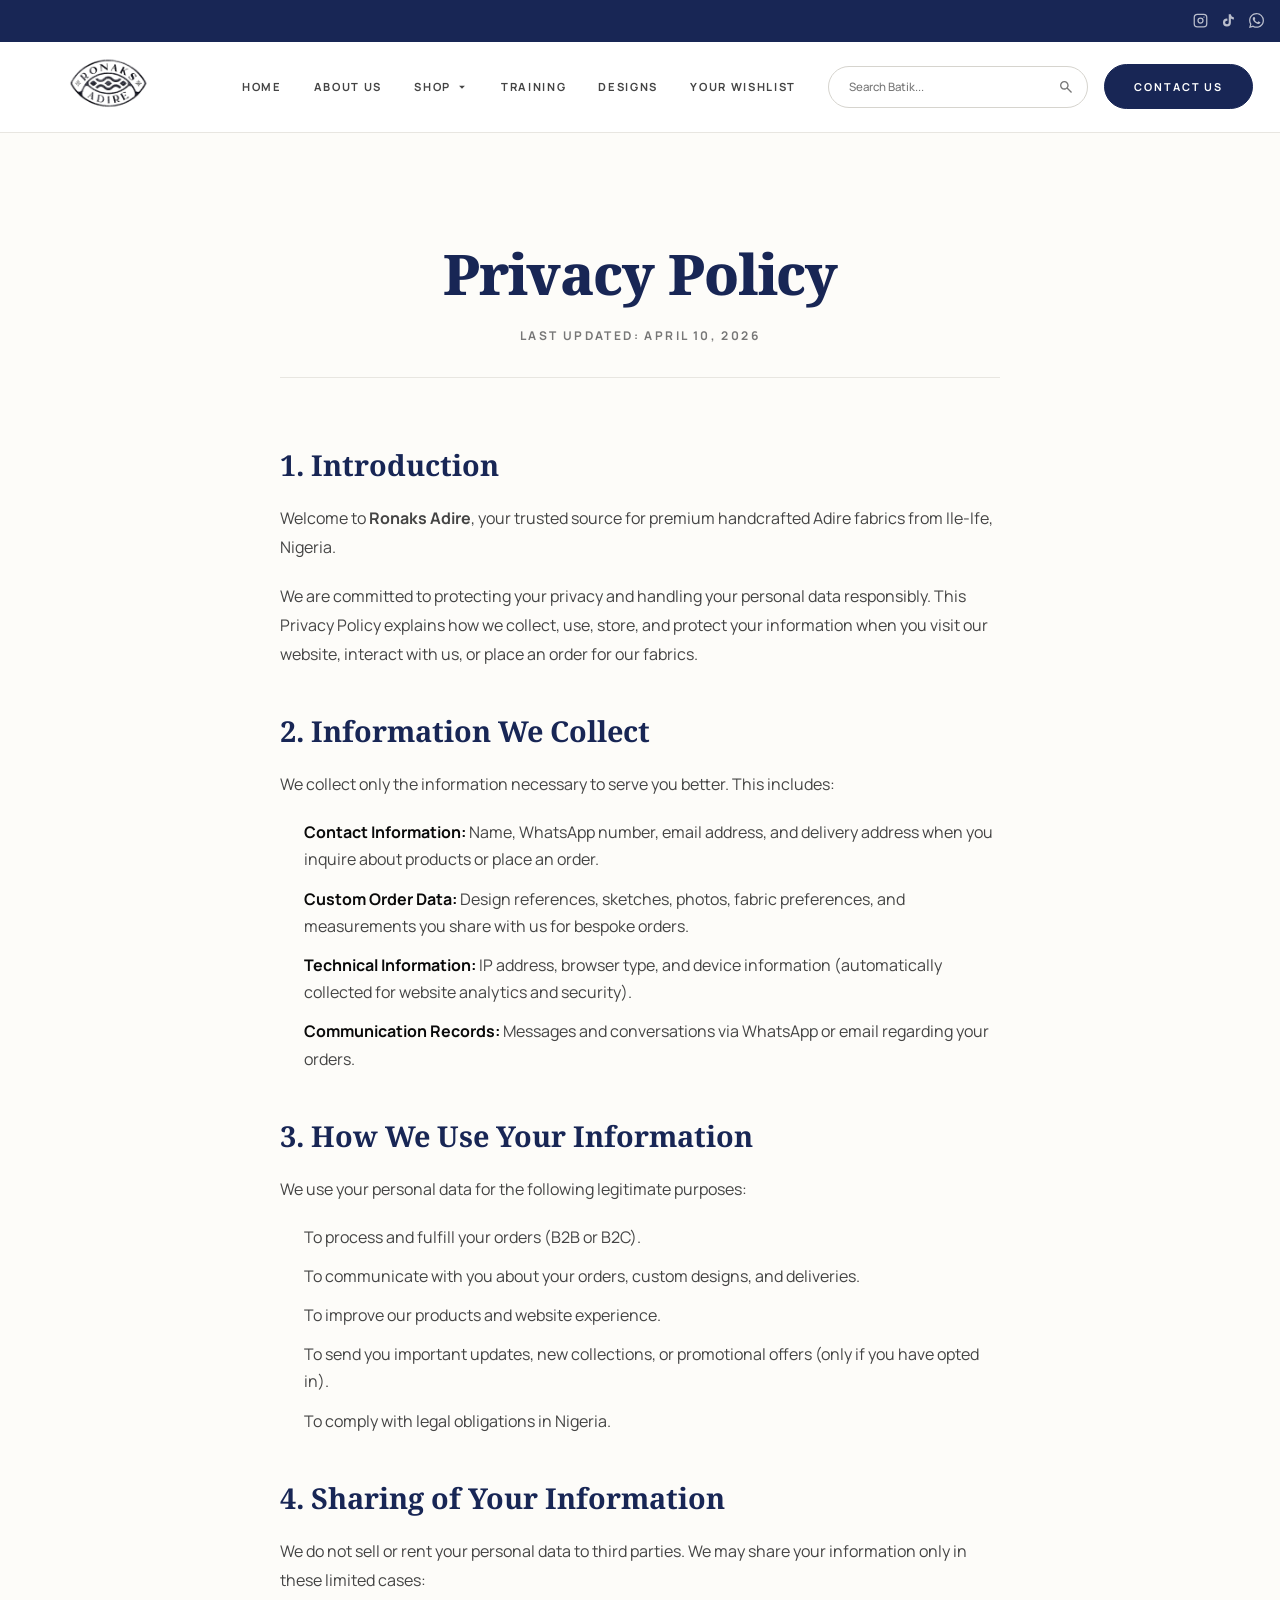
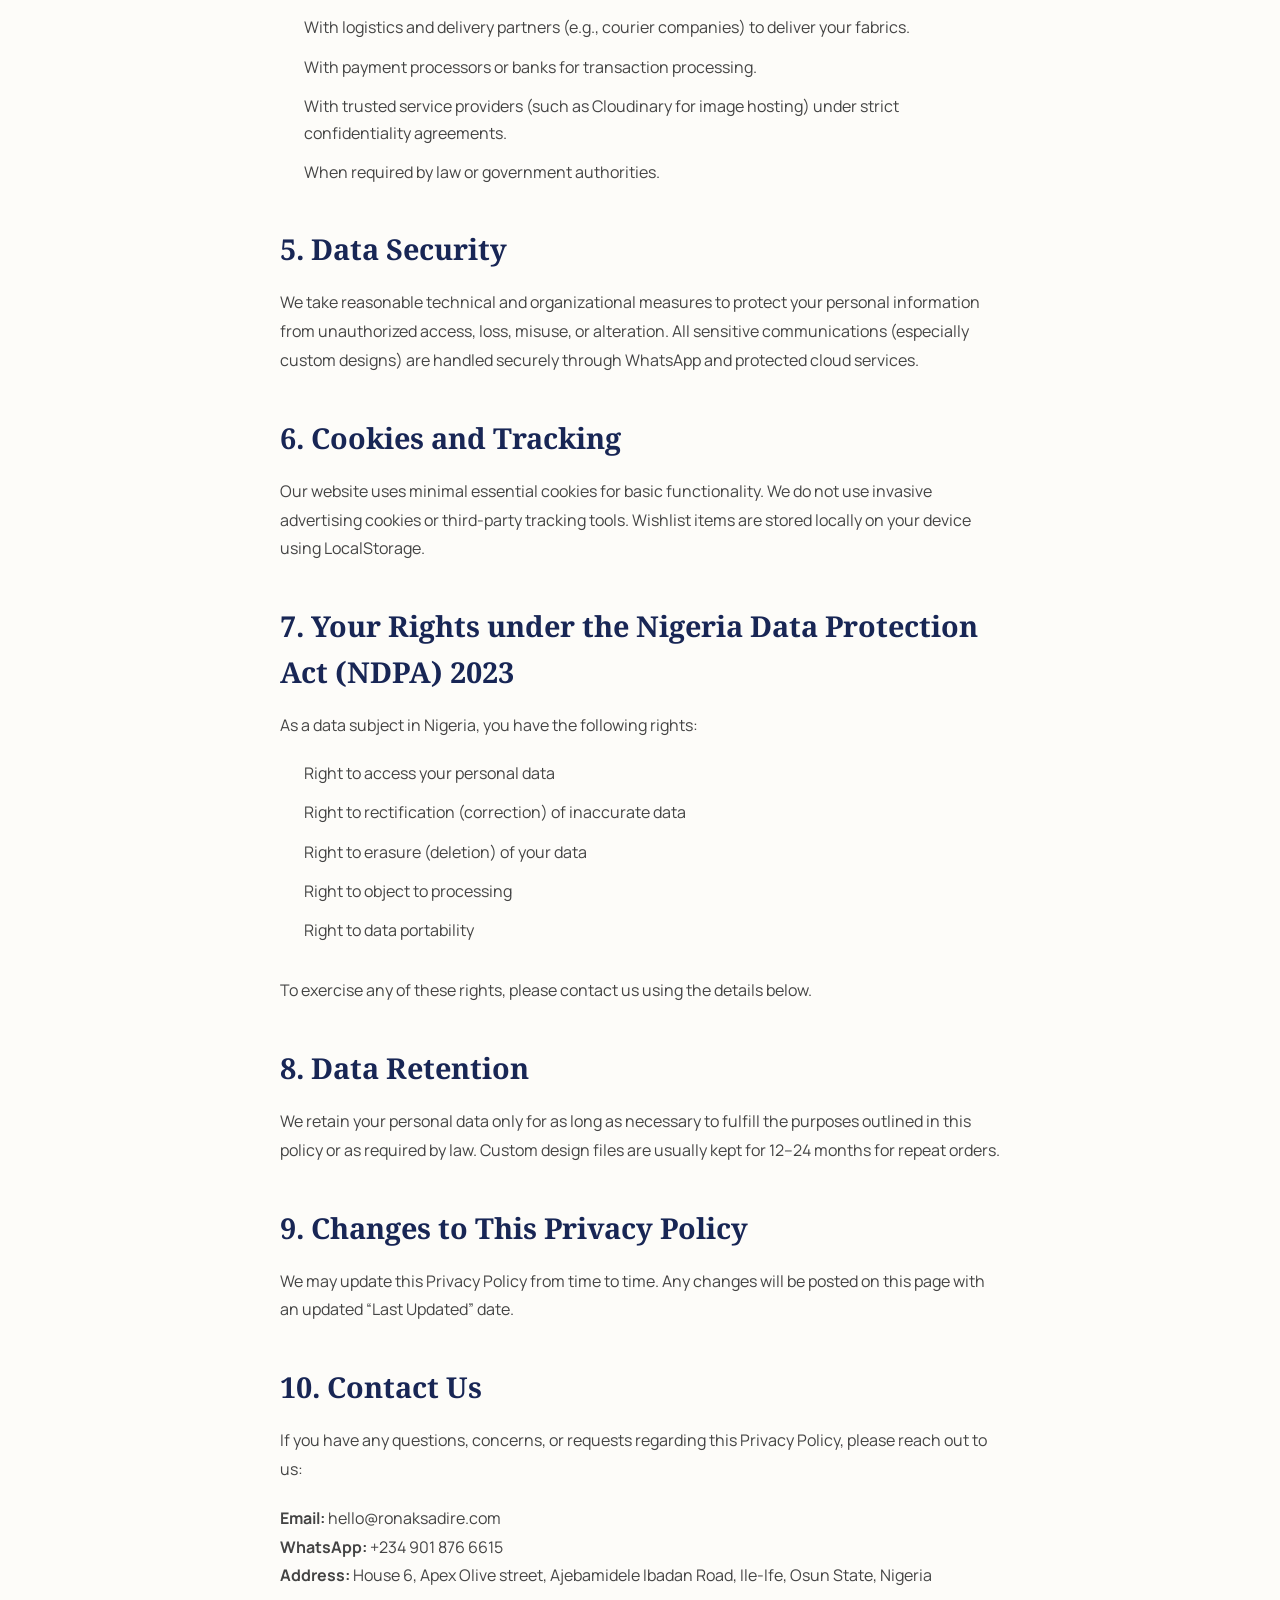
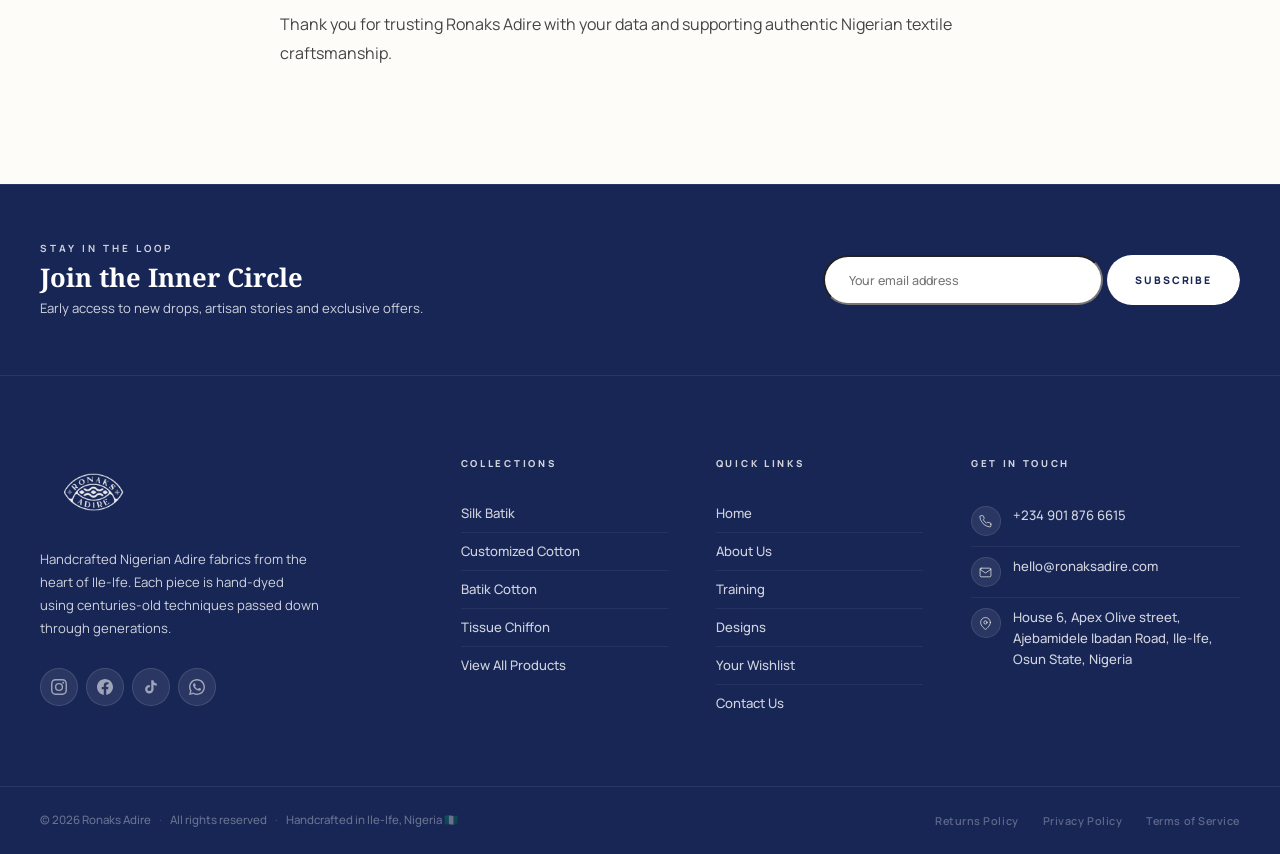
<file: privacy.html>
<!DOCTYPE html>
<html lang="en">
<head>
    <meta charset="UTF-8">
    <meta name="viewport" content="width=device-width, initial-scale=1.0">
    <title>Privacy Policy | Ronaks Adire Fabrics</title>
    <meta name="description" content="Read the Privacy Policy of Ronaks Adire. Learn how we collect, use, store, and protect your personal data in compliance with Nigerian Data Protection laws.">
    <link rel="canonical" href="https://ronaksadire.com/privacy.html" />
    <meta name="robots" content="index, follow" />
    <meta property="og:type" content="website" />
    <meta property="og:url" content="https://ronaksadire.com/privacy.html" />
    <meta property="og:site_name" content="Ronaks Adire" />
    <meta property="og:title" content="Privacy Policy | Ronaks Adire" />
    <meta property="og:description" content="Learn how we protect your data and privacy at Ronaks Adire." />
    <meta property="og:image" content="https://ronaksadire.com/assets/images/general/ronak_logo.png" />
    <meta property="og:image:width" content="1200" />
    <meta property="og:image:height" content="630" />
    <meta property="og:image:alt" content="Ronaks Adire Logo" />
    <meta property="og:locale" content="en_NG" />
    <meta name="twitter:card" content="summary_large_image" />
    <meta name="twitter:site" content="@ronaksadire" />
    <meta name="twitter:title" content="Privacy Policy | Ronaks Adire" />
    <meta name="twitter:description" content="Learn how we protect your data and privacy at Ronaks Adire." />
    <meta name="twitter:image" content="https://ronaksadire.com/assets/images/general/ronak_logo.png" />
    <meta name="twitter:image:alt" content="Ronaks Adire Logo" />
    <link rel="icon" href="assets/images/general/ronak_logo.png" type="image/png" />
    <link rel="apple-touch-icon" href="assets/images/general/ronak_logo.png" />
    <meta name="theme-color" content="#fbf9f4" />
    <link rel="preconnect" href="https://fonts.googleapis.com">
    <link rel="preconnect" href="https://fonts.gstatic.com" crossorigin>
    <link href="https://fonts.googleapis.com/css2?family=Caveat:wght@700&family=Noto+Serif:ital,wght@0,400;0,700;0,800;0,900;1,700&family=Manrope:wght@400;500;600;700;800&display=swap" rel="stylesheet">
    <link rel="stylesheet" href="./assets/css/style.css">

    <!--  GOOGLE STRUCTURED DATA (WebPage Schema for Legal Docs) -->
    <script type="application/ld+json">
    {
      "@context": "https://schema.org",
      "@type": "WebPage",
      "name": "Privacy Policy - Ronaks Adire",
      "description": "Our commitment to protecting your privacy and personal data in compliance with the NDPA.",
      "url": "https://ronaksadire.com/privacy.html",
      "publisher": {
        "@type": "Organization",
        "name": "Ronaks Adire",
        "logo": {
          "@type": "ImageObject",
          "url": "https://ronaksadire.com/assets/images/general/ronak_logo.png"
        }
      }
    }
    </script>
</head>
<body>
    
<!-- TOP BAR -->
<div class="topbar">
  <div class="topbar-msg-slider">
    <p class="topbar-msg">Free &amp; fast delivery on orders over <strong>₦50,000</strong></p>
    <p class="topbar-msg"><strong>Nationwide Delivery</strong> Available</p>
    <p class="topbar-msg">Custom designs &amp; <strong>Bulk/Wholesale</strong> available</p>
  </div>
  
  <div class="topbar-socials" aria-label="Social media">
    <a href="https://instagram.com/ronaksadire" target="_blank" rel="noopener noreferrer" aria-label="Ronaks on Instagram">
      <svg viewBox="0 0 24 24" aria-hidden="true"><rect x="2" y="2" width="20" height="20" rx="5" fill="none" stroke="currentColor" stroke-width="2"/><circle cx="12" cy="12" r="4" fill="none" stroke="currentColor" stroke-width="2"/><circle cx="17.5" cy="6.5" r="1" fill="currentColor"/></svg>
    </a>
    <a href="#" aria-label="Ronaks on TikTok">
      <svg viewBox="0 0 24 24" aria-hidden="true"><path d="M19.59 6.69a4.83 4.83 0 0 1-3.77-4.25V2h-3.45v13.67a2.89 2.89 0 0 1-2.88 2.5 2.89 2.89 0 0 1-2.89-2.89 2.89 2.89 0 0 1 2.89-2.89c.28 0 .54.04.79.1V9.01a6.27 6.27 0 0 0-.79-.05 6.34 6.34 0 0 0-6.34 6.34 6.34 6.34 0 0 0 6.34 6.34 6.34 6.34 0 0 0 6.33-6.34V8.69a8.18 8.18 0 0 0 4.78 1.52V6.76a4.85 4.85 0 0 1-1.01-.07z" fill="currentColor"/></svg>
    </a>
    <a href="https://wa.me/2347068394191" target="_blank" rel="noopener noreferrer" aria-label="Chat on WhatsApp">
      <svg viewBox="0 0 24 24" aria-hidden="true"><path d="M17.472 14.382c-.297-.149-1.758-.867-2.03-.967-.273-.099-.471-.148-.67.15-.197.297-.767.966-.94 1.164-.173.199-.347.223-.644.075-.297-.15-1.255-.463-2.39-1.475-.883-.788-1.48-1.761-1.653-2.059-.173-.297-.018-.458.13-.606.134-.133.298-.347.446-.52.149-.174.198-.298.298-.497.099-.198.05-.371-.025-.52-.075-.149-.669-1.612-.916-2.207-.242-.579-.487-.5-.669-.51-.173-.008-.371-.01-.57-.01-.198 0-.52.074-.792.372-.272.297-1.04 1.016-1.04 2.479 0 1.462 1.065 2.875 1.213 3.074.149.198 2.096 3.2 5.077 4.487.709.306 1.262.489 1.694.625.712.227 1.36.195 1.871.118.571-.085 1.758-.719 2.006-1.413.248-.694.248-1.289.173-1.413-.074-.124-.272-.198-.57-.347m-5.421 7.403h-.004a9.87 9.87 0 0 1-5.031-1.378l-.361-.214-3.741.982.998-3.648-.235-.374a9.86 9.86 0 0 1-1.51-5.26c.001-5.45 4.436-9.884 9.888-9.884 2.64 0 5.122 1.03 6.988 2.898a9.825 9.825 0 0 1 2.893 6.994c-.003 5.45-4.437 9.884-9.885 9.884m8.413-18.297A11.815 11.815 0 0 0 12.05 0C5.495 0 .16 5.335.157 11.892c0 2.096.547 4.142 1.588 5.945L.057 24l6.305-1.654a11.882 11.882 0 0 0 5.683 1.448h.005c6.554 0 11.89-5.335 11.893-11.893a11.821 11.821 0 0 0-3.48-8.413z" fill="currentColor"/></svg>
    </a>
  </div>
</div>

<!-- Desktop Nav -->
<header class="desk-nav">
  <nav class="navbar" id="navbar" aria-label="Main navigation">
    <div class="nav-logo">
      <a href="index.html" class="logo" data-page="home" aria-label="Ronaks — go to homepage">
        <img src="assets/images/general/ronak_logo.png" alt="Ronaks Adire Logo">
      </a>
    </div>
    
    <div class="nav-menu-wrapper">
      <ul class="nav-links" id="navLinks" role="list">
        <li role="none"><a href="index.html" data-page="home" aria-current="page">Home</a></li>
        <li role="none"><a href="about-us.html" data-page="about">About Us</a></li>
        
        <li role="none" class="has-dropdown">
          <button class="nav-dropdown-trigger" id="shop-trigger" aria-haspopup="true" aria-expanded="false" aria-controls="shop-dropdown">
            Shop 
            <span class="chevron" aria-hidden="true">
              <svg viewBox="0 -960 960 960" fill="currentColor"><path d="M480-360 280-560h400L480-360Z"/></svg>
            </span>
          </button>
          <ul class="dropdown" id="shop-dropdown" role="list" aria-labelledby="shop-trigger">
            <li role="none"><a href="shop.html" data-page="shop all">View All Products</a></li>
            <li role="none"><a href="./shop.html?filter=silk-batik">Silk Batik</a></li>
            <li role="none"><a href="./shop.html?filter=customized-cotton">Customized Cotton</a></li>
            <li role="none"><a href="./shop.html?filter=batik-cotton">Batik Cotton</a></li>
            <li role="none"><a href="./shop.html?filter=tissue-chiffon">Tissue Chiffon</a></li>
          </ul>
        </li>
        
        <li role="none"><a href="./training.html" data-page="training">Training</a></li>
        <li role="none"><a href="./designs.html" data-page="upload design">Designs</a></li>
        <li role="none"><a href="./wishlist.html" data-page="blog">Your Wishlist</a></li>
      </ul>
    </div>

    <div class="nav-right">
      <!-- Modern Search Pill -->
      <label for="searchInput" class="search-wrapper">
        <input type="text" name="search" id="searchInput" class="search-input" placeholder="Search..." aria-label="Search site">
        <span class="search-icon">
          <svg xmlns="http://www.w3.org/2000/svg" height="24px" viewBox="0 -960 960 960" width="24px"><path d="M784-120 532-372q-30 24-69 38t-83 14q-109 0-184.5-75.5T120-580q0-109 75.5-184.5T380-840q109 0 184.5 75.5T640-580q0 44-14 83t-38 69l252 252-56 56ZM380-400q75 0 127.5-52.5T560-580q0-75-52.5-127.5T380-760q-75 0-127.5 52.5T200-580q0 75 52.5 127.5T380-400Z"/></svg>
        </span>
      </label>
      <a href="#contact-us" class="nav-cta" data-page="contact" role="button">Contact Us</a>
    </div>
  </nav>
</header>

<!-- Mobile Navigation -->
<header class="mobile-header">
  <nav class="mobile-nav" id="mobileNav" aria-label="Mobile navigation">
    
    <div class="mobile-top-row">
      <div class="nav-logo">
        <a href="index.html" class="logo" data-page="home" aria-label="Ronaks — go to homepage">
          <img src="assets/images/general/ronak_logo.png" alt="Ronaks Adire Logo">
        </a>
      </div>
      
      <div class="nav-right">
        <!-- Mobile Search Pill -->
        <label for="mobileSearchInput" class="search-wrapper">
          <input type="text" name="search" id="mobileSearchInput" class="search-input" placeholder="Search..." aria-label="Search site">
          <span class="search-icon">
            <svg xmlns="http://www.w3.org/2000/svg" height="24px" viewBox="0 -960 960 960" width="24px"><path d="M784-120 532-372q-30 24-69 38t-83 14q-109 0-184.5-75.5T120-580q0-109 75.5-184.5T380-840q109 0 184.5 75.5T640-580q0 44-14 83t-38 69l252 252-56 56ZM380-400q75 0 127.5-52.5T560-580q0-75-52.5-127.5T380-760q-75 0-127.5 52.5T200-580q0 75 52.5 127.5T380-400Z"/></svg>
          </span>
        </label>

        <button class="hamburger" id="hamburger" aria-label="Open navigation menu" aria-expanded="false" aria-controls="mobileNav">
          <span aria-hidden="true">
            <svg xmlns="http://www.w3.org/2000/svg" class="menu-open" height="24px" viewBox="0 -960 960 960" width="24px" fill="#000000">
              <path d="M120-240v-80h720v80H120Zm0-200v-80h720v80H120Zm0-200v-80h720v80H120Z"/>
            </svg>
          </span>
          <span aria-hidden="true">
            <svg xmlns="http://www.w3.org/2000/svg" class="menu-close" height="24px" viewBox="0 -960 960 960" width="24px" fill="#000000">
              <path d="m256-200-56-56 224-224-224-224 56-56 224 224 224-224 56 56-224 224 224 224-56 56-224-224-224 224Z"/>
            </svg>
          </span>
        </button>
      </div>
    </div>

    <!-- Sliding Mobile Menu Wrapper -->
    <div class="mobile-nav-inner">
      <a href="index.html" data-page="home" aria-current="page">Home</a>
      <a href="about-us.html" data-page="about">About Us</a>
      
      <button class="mobile-shop-toggle" aria-expanded="false" aria-controls="mobileShopSub" id="mobileShopToggle">
        Shop
        <span class="chevron" aria-hidden="true">
          <svg viewBox="0 -960 960 960" fill="currentColor"><path d="M480-360 280-560h400L480-360Z"/></svg>
        </span>
      </button>
      <div class="mobile-sub" id="mobileShopSub" aria-labelledby="mobileShopToggle">
        <a href="shop.html" data-page="shop">View All Products</a>
        <a href="./shop.html?filter=silk-batik">Silk Batik</a>
        <a href="./shop.html?filter=customized-cotton">Customized Cotton</a>
        <a href="./shop.html?filter=batik-cotton">Batik Cotton</a>
        <a href="./shop.html?filter=tissue-chiffon">Tissue Chiffon</a>
      </div>
      <a href="./training.html" data-page="training">Training</a>
      <a href="./designs.html" data-page="upload designs">Designs</a>
      <a href="./wishlist.html" data-page="blog">Your Wishlist</a>
      <a href="#contact-us" data-page="contact" class="mobile-nav-cta">Contact Us</a>
    </div>
  </nav>
</header>


<section class="legal-section">
  <div class="legal-container">
    <div class="legal-header">
      <h1 class="legal-title">Privacy Policy</h1>
      <p class="legal-date">Last Updated: April 10, 2026</p>
    </div>
    
    <div class="legal-content">
      
      <h2>1. Introduction</h2>
      <p>Welcome to <strong>Ronaks Adire</strong>, your trusted source for premium handcrafted Adire fabrics from Ile-Ife, Nigeria.</p>
      <p>We are committed to protecting your privacy and handling your personal data responsibly. This Privacy Policy explains how we collect, use, store, and protect your information when you visit our website, interact with us, or place an order for our fabrics.</p>

      <h2>2. Information We Collect</h2>
      <p>We collect only the information necessary to serve you better. This includes:</p>
      
      <ul>
        <li><strong>Contact Information:</strong> Name, WhatsApp number, email address, and delivery address when you inquire about products or place an order.</li>
        <li><strong>Custom Order Data:</strong> Design references, sketches, photos, fabric preferences, and measurements you share with us for bespoke orders.</li>
        <li><strong>Technical Information:</strong> IP address, browser type, and device information (automatically collected for website analytics and security).</li>
        <li><strong>Communication Records:</strong> Messages and conversations via WhatsApp or email regarding your orders.</li>
      </ul>

      <h2>3. How We Use Your Information</h2>
      <p>We use your personal data for the following legitimate purposes:</p>
      <ul>
        <li>To process and fulfill your orders (B2B or B2C).</li>
        <li>To communicate with you about your orders, custom designs, and deliveries.</li>
        <li>To improve our products and website experience.</li>
        <li>To send you important updates, new collections, or promotional offers (only if you have opted in).</li>
        <li>To comply with legal obligations in Nigeria.</li>
      </ul>

      <h2>4. Sharing of Your Information</h2>
      <p>We do not sell or rent your personal data to third parties. We may share your information only in these limited cases:</p>
      <ul>
        <li>With logistics and delivery partners (e.g., courier companies) to deliver your fabrics.</li>
        <li>With payment processors or banks for transaction processing.</li>
        <li>With trusted service providers (such as Cloudinary for image hosting) under strict confidentiality agreements.</li>
        <li>When required by law or government authorities.</li>
      </ul>

      <h2>5. Data Security</h2>
      <p>We take reasonable technical and organizational measures to protect your personal information from unauthorized access, loss, misuse, or alteration. All sensitive communications (especially custom designs) are handled securely through WhatsApp and protected cloud services.</p>

      <h2>6. Cookies and Tracking</h2>
      <p>Our website uses minimal essential cookies for basic functionality. We do not use invasive advertising cookies or third-party tracking tools. Wishlist items are stored locally on your device using LocalStorage.</p>

      <h2>7. Your Rights under the Nigeria Data Protection Act (NDPA) 2023</h2>
      <p>As a data subject in Nigeria, you have the following rights:</p>
      <ul>
        <li>Right to access your personal data</li>
        <li>Right to rectification (correction) of inaccurate data</li>
        <li>Right to erasure (deletion) of your data</li>
        <li>Right to object to processing</li>
        <li>Right to data portability</li>
      </ul>
      <p>To exercise any of these rights, please contact us using the details below.</p>

      <h2>8. Data Retention</h2>
      <p>We retain your personal data only for as long as necessary to fulfill the purposes outlined in this policy or as required by law. Custom design files are usually kept for 12–24 months for repeat orders.</p>

      <h2>9. Changes to This Privacy Policy</h2>
      <p>We may update this Privacy Policy from time to time. Any changes will be posted on this page with an updated “Last Updated” date.</p>

      <h2>10. Contact Us</h2>
      <p>If you have any questions, concerns, or requests regarding this Privacy Policy, please reach out to us:</p>
      <p>
        <strong>Email:</strong> hello@ronaksadire.com<br>
        <strong>WhatsApp:</strong> +234 901 876 6615<br>
        <strong>Address:</strong> House 6, Apex Olive street, Ajebamidele Ibadan Road, Ile-Ife, Osun State, Nigeria
      </p>

      <p>Thank you for trusting Ronaks Adire with your data and supporting authentic Nigerian textile craftsmanship.</p>
      
    </div>
  </div>
</section>





<!-- ═══════════════════════════════════════
     NEWSLETTER STRIP
═══════════════════════════════════════ -->
<div class="footer-newsletter">
  <div class="footer-newsletter-inner">
    <div class="newsletter-text reveal-up">
      <p class="newsletter-eyebrow">Stay in the loop</p>
      <h3 class="newsletter-title">Join the Inner Circle</h3>
      <p class="newsletter-sub">Early access to new drops, artisan stories and exclusive offers.</p>
    </div>
    <form class="newsletter-form" aria-label="Newsletter signup" onsubmit="handleNewsletterSubmit(event)">
      <input
        type="email"
        id="newsletterEmail"
        name="email"
        placeholder="Your email address"
        autocomplete="email"
        required
        aria-label="Email address for newsletter">
      <button type="submit" aria-label="Subscribe to newsletter">
        Subscribe
      </button>
    </form>
  </div>
</div>

<!-- ═══════════════════════════════════════
     FOOTER BODY
═══════════════════════════════════════ -->
<footer class="footer-body" role="contentinfo" aria-label="Site footer">
  <div class="footer-inner">

    <!-- Col 1: Brand -->
    <div class="footer-col footer-col--brand">
      <a href="index.html" class="footer-logo" aria-label="Ronaks Adire — go to homepage">
        <img src="./assets/images/general/ronak_logo.png" alt="Ronaks Adire Logo">
      </a>
      <p class="footer-tagline">
        Handcrafted Nigerian Adire fabrics from the heart of Ile-Ife. Each piece is hand-dyed using centuries-old techniques passed down through generations.
      </p>
      <div class="footer-socials" role="list" aria-label="Social media links">
        <a href="https://instagram.com/ronaksadire" target="_blank" rel="noopener noreferrer" class="social-link" role="listitem" aria-label="Follow Ronaks on Instagram">
          <svg viewBox="0 0 24 24" fill="currentColor" aria-hidden="true">
            <path d="M12 2.163c3.204 0 3.584.012 4.85.07 3.252.148 4.771 1.691 4.919 4.919.058 1.265.069 1.645.069 4.849 0 3.205-.012 3.584-.069 4.849-.149 3.225-1.664 4.771-4.919 4.919-1.266.058-1.644.07-4.85.07-3.204 0-3.584-.012-4.849-.07-3.26-.149-4.771-1.699-4.919-4.92-.058-1.265-.07-1.644-.07-4.849 0-3.204.013-3.583.07-4.849.149-3.227 1.664-4.771 4.919-4.919 1.266-.057 1.645-.069 4.849-.069zM12 0C8.741 0 8.333.014 7.053.072 2.695.272.273 2.69.073 7.052.014 8.333 0 8.741 0 12c0 3.259.014 3.668.072 4.948.2 4.358 2.618 6.78 6.98 6.98C8.333 23.986 8.741 24 12 24c3.259 0 3.668-.014 4.948-.072 4.354-.2 6.782-2.618 6.979-6.98.059-1.28.073-1.689.073-4.948 0-3.259-.014-3.667-.072-4.947-.196-4.354-2.617-6.78-6.979-6.98C15.668.014 15.259 0 12 0zm0 5.838a6.162 6.162 0 1 0 0 12.324 6.162 6.162 0 0 0 0-12.324zM12 16a4 4 0 1 1 0-8 4 4 0 0 1 0 8zm6.406-11.845a1.44 1.44 0 1 0 0 2.881 1.44 1.44 0 0 0 0-2.881z"/>
          </svg>
        </a>
        <a href="https://facebook.com/ronaksadire" target="_blank" rel="noopener noreferrer" class="social-link" role="listitem" aria-label="Follow Ronaks on Facebook">
          <svg viewBox="0 0 24 24" fill="currentColor" aria-hidden="true">
            <path d="M24 12.073c0-6.627-5.373-12-12-12s-12 5.373-12 12c0 5.99 4.388 10.954 10.125 11.854v-8.385H7.078v-3.47h3.047V9.43c0-3.007 1.792-4.669 4.533-4.669 1.312 0 2.686.235 2.686.235v2.953H15.83c-1.491 0-1.956.925-1.956 1.874v2.25h3.328l-.532 3.47h-2.796v8.385C19.612 23.027 24 18.062 24 12.073z"/>
          </svg>
        </a>
        <a href="https://tiktok.com/@ronaksadire" target="_blank" rel="noopener noreferrer" class="social-link" role="listitem" aria-label="Follow Ronaks on TikTok">
          <svg viewBox="0 0 24 24" fill="currentColor" aria-hidden="true">
            <path d="M19.59 6.69a4.83 4.83 0 0 1-3.77-4.25V2h-3.45v13.67a2.89 2.89 0 0 1-2.88 2.5 2.89 2.89 0 0 1-2.89-2.89 2.89 2.89 0 0 1 2.89-2.89c.28 0 .54.04.79.1V9.01a6.33 6.33 0 0 0-.79-.05 6.34 6.34 0 0 0-6.34 6.34 6.34 6.34 0 0 0 6.34 6.34 6.34 6.34 0 0 0 6.33-6.34V8.69a8.26 8.26 0 0 0 4.84 1.56V6.79a4.85 4.85 0 0 1-1.07-.1z"/>
          </svg>
        </a>
        <a href="https://wa.me/2349018766615" target="_blank" rel="noopener noreferrer" class="social-link social-link--wa" role="listitem" aria-label="Chat with Ronaks on WhatsApp">
          <svg viewBox="0 0 24 24" fill="currentColor" aria-hidden="true">
            <path d="M17.472 14.382c-.297-.149-1.758-.867-2.03-.967-.273-.099-.471-.148-.67.15-.197.297-.767.966-.94 1.164-.173.199-.347.223-.644.075-.297-.15-1.255-.463-2.39-1.475-.883-.788-1.48-1.761-1.653-2.059-.173-.297-.018-.458.13-.606.134-.133.298-.347.446-.52.149-.174.198-.298.298-.497.099-.198.05-.371-.025-.52-.075-.149-.669-1.612-.916-2.207-.242-.579-.487-.5-.669-.51-.173-.008-.371-.01-.57-.01-.198 0-.52.074-.792.372-.272.297-1.04 1.016-1.04 2.479 0 1.462 1.065 2.875 1.213 3.074.149.198 2.096 3.2 5.077 4.487.709.306 1.262.489 1.694.625.712.227 1.36.195 1.871.118.571-.085 1.758-.719 2.006-1.413.248-.694.248-1.289.173-1.413-.074-.124-.272-.198-.57-.347z"/>
            <path d="M12 0C5.373 0 0 5.373 0 12c0 2.126.554 4.122 1.526 5.856L0 24l6.343-1.497A11.946 11.946 0 0 0 12 24c6.627 0 12-5.373 12-12S18.627 0 12 0zm0 21.818a9.818 9.818 0 0 1-5.006-1.373l-.36-.214-3.727.979.995-3.638-.234-.374A9.818 9.818 0 0 1 2.182 12C2.182 6.58 6.58 2.182 12 2.182c5.42 0 9.818 4.398 9.818 9.818 0 5.42-4.398 9.818-9.818 9.818z"/>
          </svg>
        </a>
      </div>
    </div>

    <!-- Col 2: Shop -->
    <div class="footer-col">
      <h4 class="footer-col-title">Collections</h4>
      <ul class="footer-links" role="list">
        <li><a href="./shop.html?filter=silk-batik">Silk Batik</a></li>
        <li><a href="./shop.html?filter=customized-cotton">Customized Cotton</a></li>
        <li><a href="./shop.html?filter=batik-cotton">Batik Cotton</a></li>
        <li><a href="./shop.html?filter=tissue-chiffon">Tissue Chiffon</a></li>
        <li><a href="./shop.html">View All Products</a></li>
      </ul>
    </div>

    <!-- Col 3: Quick Links -->
    <div class="footer-col">
      <h4 class="footer-col-title">Quick Links</h4>
      <ul class="footer-links" role="list">
        <li role="none"><a href="./index.html" data-page="home">Home</a></li>
        <li role="none"><a href="about-us.html" data-page="about">About Us</a></li>
        <li role="none"><a href="./training.html" data-page="training">Training</a></li>
        <li role="none"><a href="./designs.html" data-page="upload design">Designs</a></li>
        <li role="none"><a href="./wishlist.html" data-page="blog">Your Wishlist</a></li>
        <li role="none"><a href="#contact-us" data-page="contact">Contact Us</a></li>
      </ul>
    </div>

    <!-- Col 4: Contact -->
    <div class="footer-col" id="contact-us">
      <h4 class="footer-col-title">Get in Touch</h4>
      <ul class="footer-contact-list" role="list">
        <li role="none">
          <a href="tel:+234902976615" aria-label="Call Ronaks">
            <span class="footer-contact-icon" aria-hidden="true">
              <svg viewBox="0 0 24 24" fill="none" stroke="currentColor" stroke-width="1.8" stroke-linecap="round" stroke-linejoin="round">
                <path d="M22 16.92v3a2 2 0 0 1-2.18 2 19.79 19.79 0 0 1-8.63-3.07A19.5 19.5 0 0 1 4.69 12 19.79 19.79 0 0 1 1.61 3.4 2 2 0 0 1 3.6 1.22h3a2 2 0 0 1 2 1.72c.127.96.361 1.903.7 2.81a2 2 0 0 1-.45 2.11L7.91 8.91a16 16 0 0 0 6.06 6.06l.91-.91a2 2 0 0 1 2.11-.45c.907.339 1.85.573 2.81.7A2 2 0 0 1 22 16.92z"/>
              </svg>
            </span>
            <span>+234 901 876 6615</span>
          </a>
        </li>
        <li role="none">
          <a href="mailto:hello@ronaksadire.com" aria-label="Email Ronaks">
            <span class="footer-contact-icon" aria-hidden="true">
              <svg viewBox="0 0 24 24" fill="none" stroke="currentColor" stroke-width="1.8" stroke-linecap="round" stroke-linejoin="round">
                <path d="M4 4h16c1.1 0 2 .9 2 2v12c0 1.1-.9 2-2 2H4c-1.1 0-2-.9-2-2V6c0-1.1.9-2 2-2z"/>
                <polyline points="22,6 12,13 2,6"/>
              </svg>
            </span>
            <span>hello@ronaksadire.com</span>
          </a>
        </li>
        <li role="none">
          <a href="https://maps.app.goo.gl/utBFmjdLh7eSfYnt9" target="_blank" rel="noopener noreferrer" aria-label="Get directions to Ronaks studio">
            <span class="footer-contact-icon" aria-hidden="true">
              <svg viewBox="0 0 24 24" fill="none" stroke="currentColor" stroke-width="1.8" stroke-linecap="round" stroke-linejoin="round">
                <path d="M21 10c0 7-9 13-9 13s-9-6-9-13a9 9 0 0 1 18 0z"/>
                <circle cx="12" cy="10" r="3"/>
              </svg>
            </span>
            <span>House 6, Apex Olive street, <br> Ajebamidele Ibadan Road, Ile-Ife,<br>Osun State, Nigeria</span>
          </a>
        </li>
      </ul>
    </div>

  </div>
</footer>

<!-- ═══════════════════════════════════════
     FOOTER BOTTOM BAR
═══════════════════════════════════════ -->
<div class="footer-bottom" role="contentinfo">
  <div class="footer-bottom-inner">
    <p class="footer-copy">
      <span>&copy; <script>document.write(new Date().getFullYear())</script> Ronaks Adire</span>
      <span class="footer-copy-sep">·</span>
      <span>All rights reserved</span>
      <span class="footer-copy-sep">·</span>
      <span>Handcrafted in Ile-Ife, Nigeria 🇳🇬</span>
    </p>
    <nav class="footer-legal" aria-label="Legal links">
      <a href="returns.html" aria-label="Return Policy">Returns Policy</a>
      <a href="privacy.html" aria-label="Privacy Policy">Privacy Policy</a>
      <a href="terms.html" aria-label="Terms of Service">Terms of Service</a>
    </nav>
  </div>
</div>

<script src="assets/js/main.js"></script>
</body>
</html>
</file>
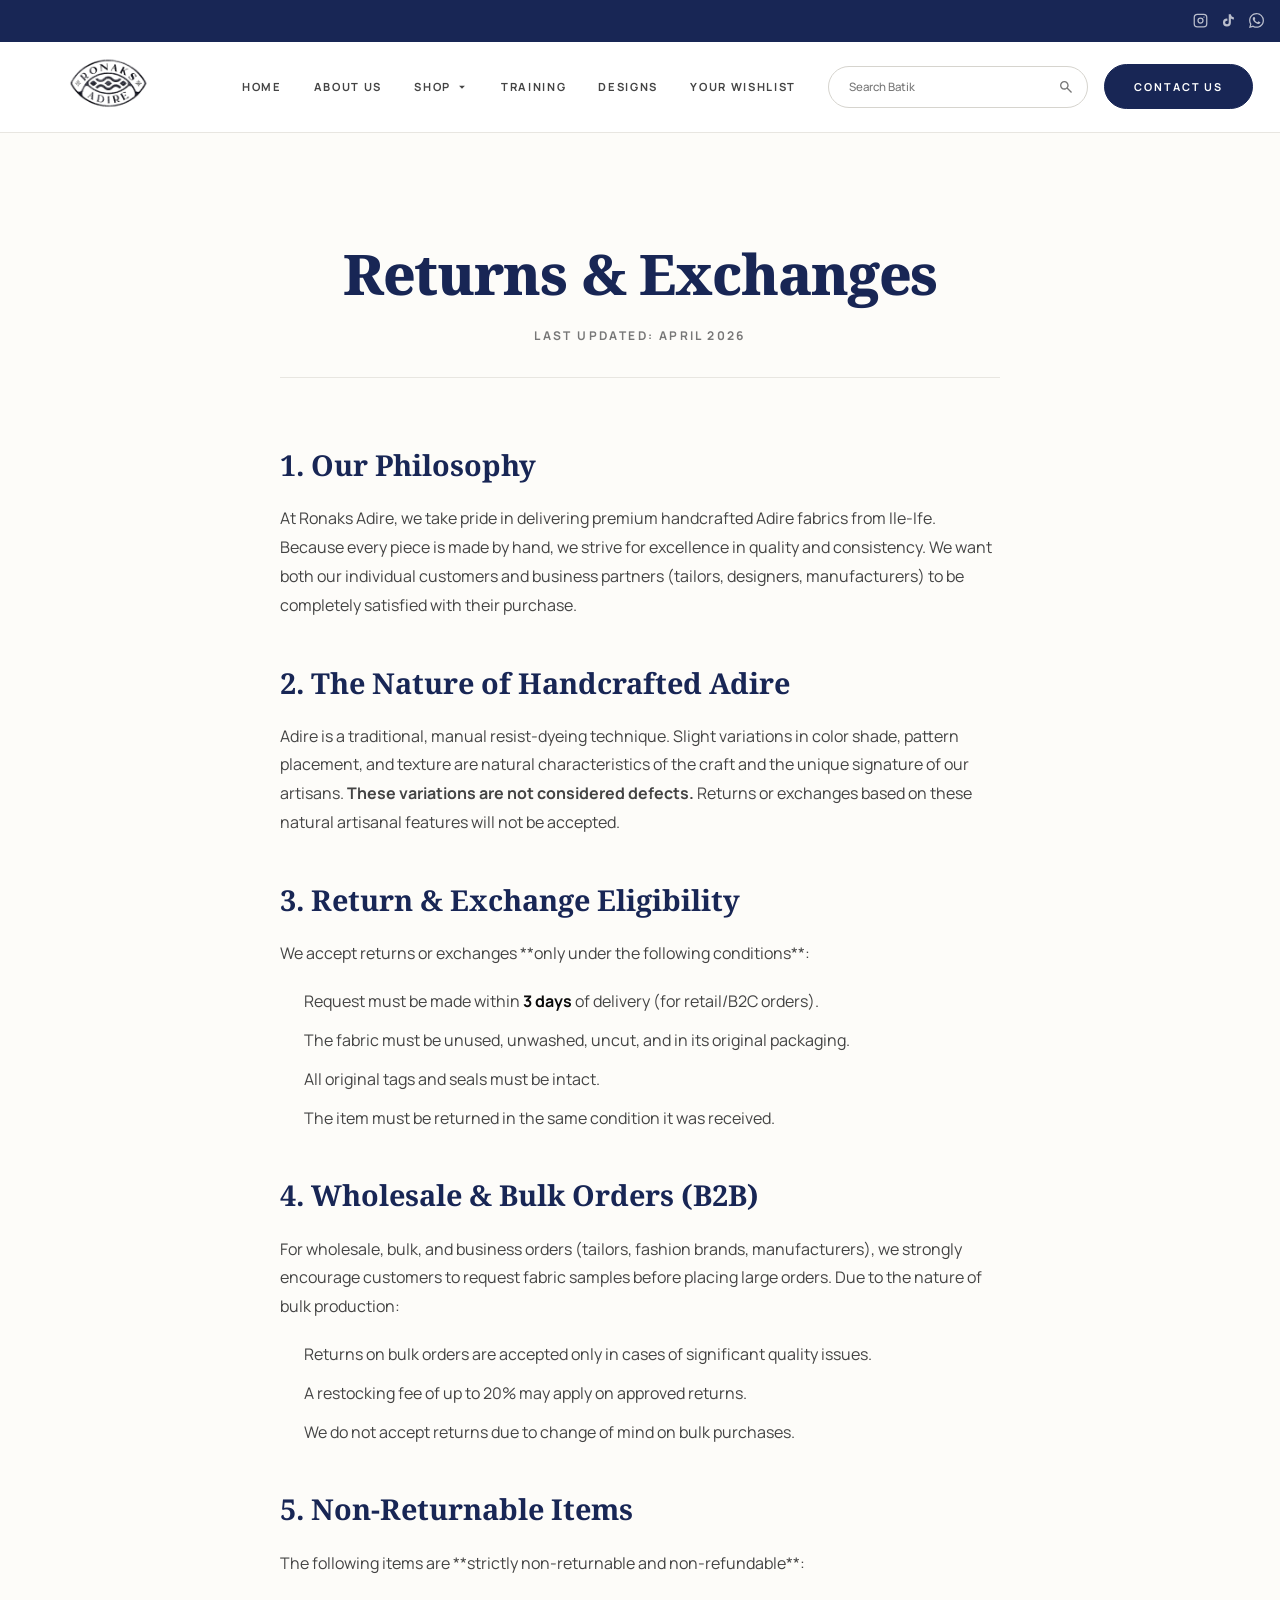
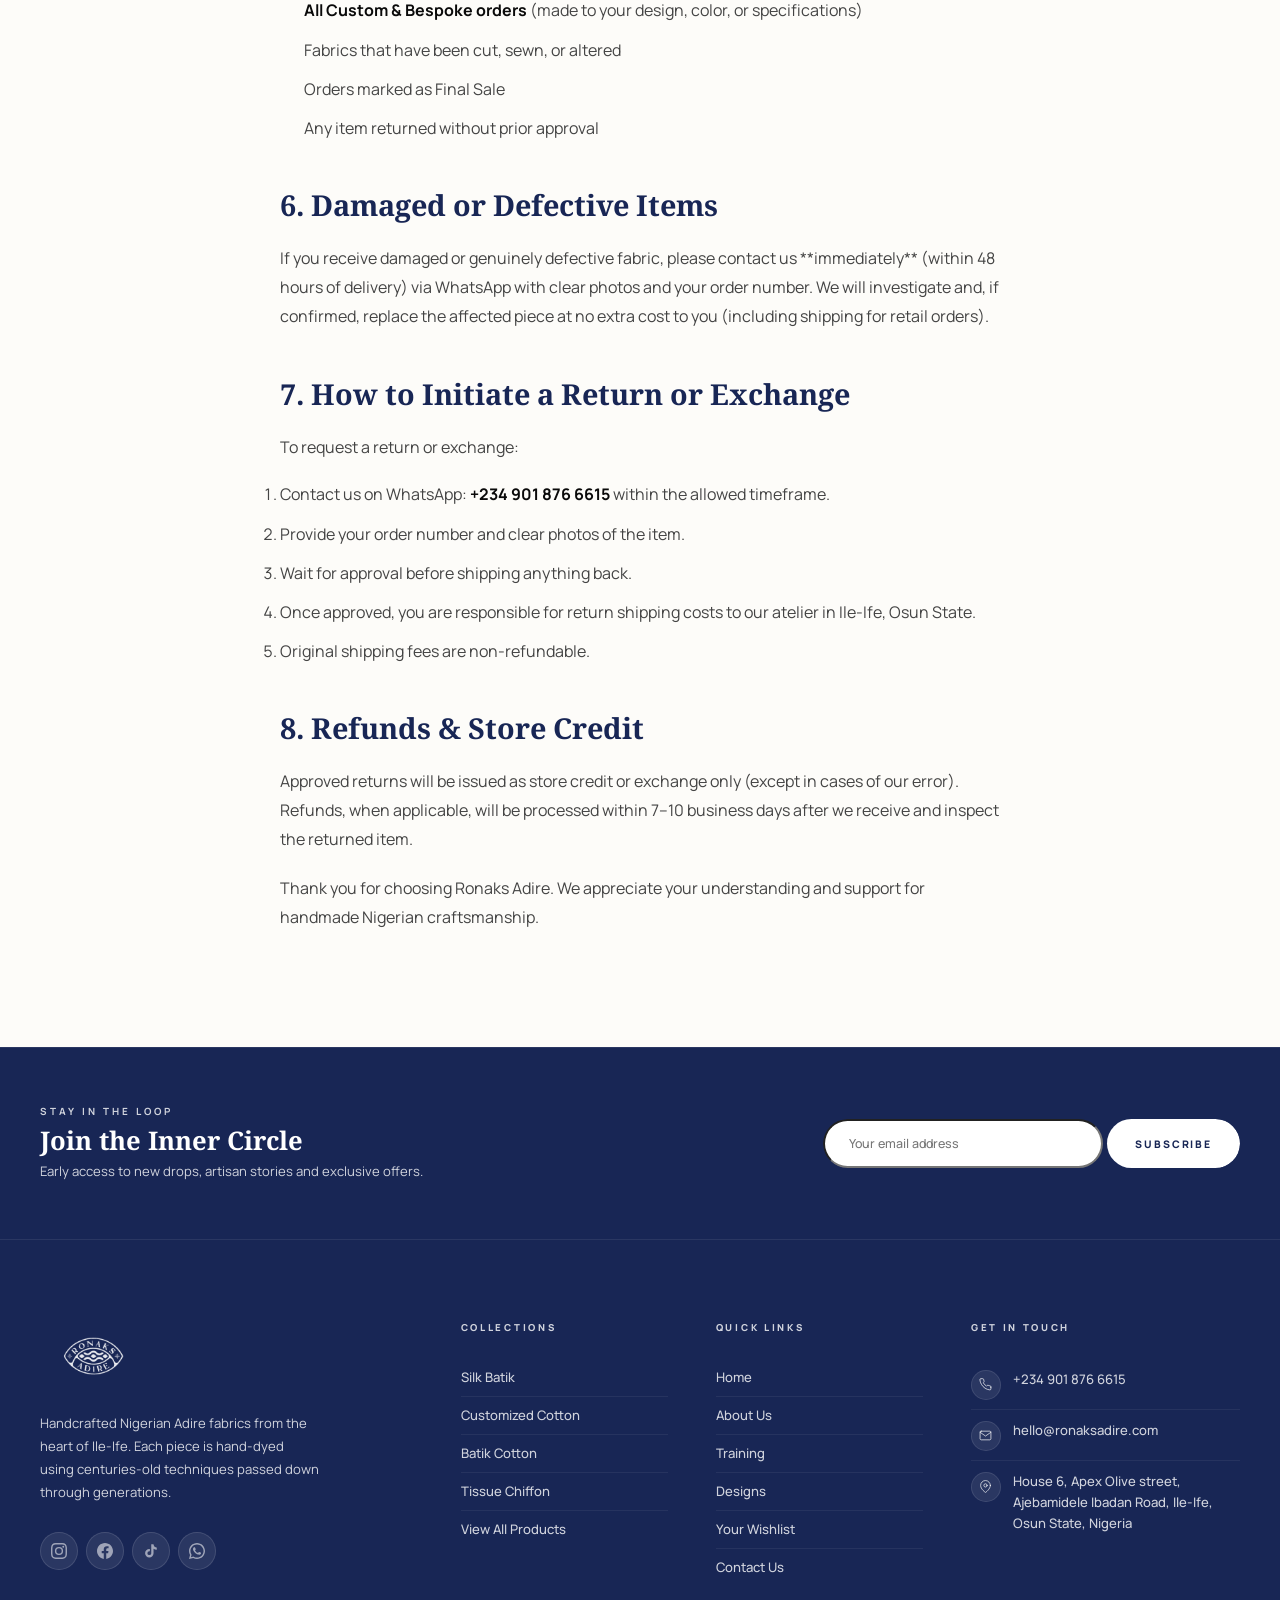
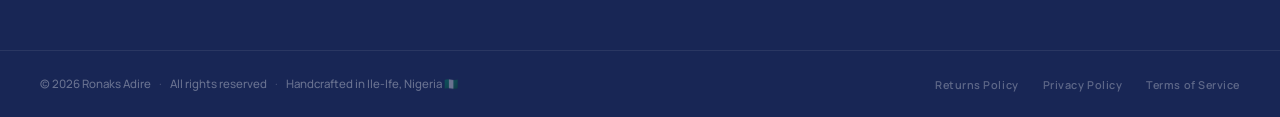
<file: returns.html>
<!DOCTYPE html>
<html lang="en">
<head>
    <meta charset="UTF-8">
    <meta name="viewport" content="width=device-width, initial-scale=1.0">
    <title>Returns Policy | Ronaks Adire Fabrics</title>
    <meta name="description" content="Read the Returns Policy of Ronaks Adire. Learn about our return procedures and conditions.">
    <link rel="canonical" href="https://ronaksadire.com/returns.html" />
    <meta name="robots" content="index, follow" />
    <meta property="og:type" content="website" />
    <meta property="og:url" content="https://ronaksadire.com/returns.html" />
    <meta property="og:site_name" content="Ronaks Adire" />
    <meta property="og:title" content="Returns Policy | Ronaks Adire" />
    <meta property="og:description" content="Learn how we protect your data and privacy at Ronaks Adire." />
    <meta property="og:image" content="https://ronaksadire.com/assets/images/general/ronak_logo.png" />
    <meta property="og:image:width" content="1200" />
    <meta property="og:image:height" content="630" />
    <meta property="og:image:alt" content="Ronaks Adire Logo" />
    <meta property="og:locale" content="en_NG" />
    <meta name="twitter:card" content="summary_large_image" />
    <meta name="twitter:site" content="@ronaksadire" />
    <meta name="twitter:title" content="Returns Policy | Ronaks Adire" />
    <meta name="twitter:description" content="Learn how we protect your data and privacy at Ronaks Adire." />
    <meta name="twitter:image" content="https://ronaksadire.com/assets/images/general/ronak_logo.png" />
    <meta name="twitter:image:alt" content="Ronaks Adire Logo" />
    <link rel="icon" href="assets/images/general/ronak_logo.png" type="image/png" />
    <link rel="apple-touch-icon" href="assets/images/general/ronak_logo.png" />
    <meta name="theme-color" content="#fbf9f4" />
    <link rel="preconnect" href="https://fonts.googleapis.com">
    <link rel="preconnect" href="https://fonts.gstatic.com" crossorigin>
    <link href="https://fonts.googleapis.com/css2?family=Caveat:wght@700&family=Noto+Serif:ital,wght@0,400;0,700;0,800;0,900;1,700&family=Manrope:wght@400;500;600;700;800&display=swap" rel="stylesheet">
    <link rel="stylesheet" href="./assets/css/style.css">

    <!-- . GOOGLE STRUCTURED DATA (WebPage Schema for Legal Docs) -->
    <script type="application/ld+json">
    {
      "@context": "https://schema.org",
      "@type": "WebPage",
      "name": "Privacy Policy - Ronaks Adire",
      "description": "Our commitment to protecting your privacy and personal data in compliance with the NDPA.",
      "url": "https://ronaksadire.com/returns.html",
      "publisher": {
        "@type": "Organization",
        "name": "Ronaks Adire",
        "logo": {
          "@type": "ImageObject",
          "url": "https://ronaksadire.com/assets/images/general/ronak_logo.png"
        }
      }
    }
    </script>
</head>
<body>
    
<!-- TOP BAR -->
<div class="topbar">
  <div class="topbar-msg-slider">
    <p class="topbar-msg">Free &amp; fast delivery on orders over <strong>₦50,000</strong></p>
    <p class="topbar-msg"><strong>Nationwide Delivery</strong> Available</p>
    <p class="topbar-msg">Custom designs &amp; <strong>Bulk/Wholesale</strong> available</p>
  </div>
  
  <div class="topbar-socials" aria-label="Social media">
    <a href="https://instagram.com/ronaksadire" target="_blank" rel="noopener noreferrer" aria-label="Ronaks on Instagram">
      <svg viewBox="0 0 24 24" aria-hidden="true"><rect x="2" y="2" width="20" height="20" rx="5" fill="none" stroke="currentColor" stroke-width="2"/><circle cx="12" cy="12" r="4" fill="none" stroke="currentColor" stroke-width="2"/><circle cx="17.5" cy="6.5" r="1" fill="currentColor"/></svg>
    </a>
    <a href="#" aria-label="Ronaks on TikTok">
      <svg viewBox="0 0 24 24" aria-hidden="true"><path d="M19.59 6.69a4.83 4.83 0 0 1-3.77-4.25V2h-3.45v13.67a2.89 2.89 0 0 1-2.88 2.5 2.89 2.89 0 0 1-2.89-2.89 2.89 2.89 0 0 1 2.89-2.89c.28 0 .54.04.79.1V9.01a6.27 6.27 0 0 0-.79-.05 6.34 6.34 0 0 0-6.34 6.34 6.34 6.34 0 0 0 6.34 6.34 6.34 6.34 0 0 0 6.33-6.34V8.69a8.18 8.18 0 0 0 4.78 1.52V6.76a4.85 4.85 0 0 1-1.01-.07z" fill="currentColor"/></svg>
    </a>
    <a href="https://wa.me/2347068394191" target="_blank" rel="noopener noreferrer" aria-label="Chat on WhatsApp">
      <svg viewBox="0 0 24 24" aria-hidden="true"><path d="M17.472 14.382c-.297-.149-1.758-.867-2.03-.967-.273-.099-.471-.148-.67.15-.197.297-.767.966-.94 1.164-.173.199-.347.223-.644.075-.297-.15-1.255-.463-2.39-1.475-.883-.788-1.48-1.761-1.653-2.059-.173-.297-.018-.458.13-.606.134-.133.298-.347.446-.52.149-.174.198-.298.298-.497.099-.198.05-.371-.025-.52-.075-.149-.669-1.612-.916-2.207-.242-.579-.487-.5-.669-.51-.173-.008-.371-.01-.57-.01-.198 0-.52.074-.792.372-.272.297-1.04 1.016-1.04 2.479 0 1.462 1.065 2.875 1.213 3.074.149.198 2.096 3.2 5.077 4.487.709.306 1.262.489 1.694.625.712.227 1.36.195 1.871.118.571-.085 1.758-.719 2.006-1.413.248-.694.248-1.289.173-1.413-.074-.124-.272-.198-.57-.347m-5.421 7.403h-.004a9.87 9.87 0 0 1-5.031-1.378l-.361-.214-3.741.982.998-3.648-.235-.374a9.86 9.86 0 0 1-1.51-5.26c.001-5.45 4.436-9.884 9.888-9.884 2.64 0 5.122 1.03 6.988 2.898a9.825 9.825 0 0 1 2.893 6.994c-.003 5.45-4.437 9.884-9.885 9.884m8.413-18.297A11.815 11.815 0 0 0 12.05 0C5.495 0 .16 5.335.157 11.892c0 2.096.547 4.142 1.588 5.945L.057 24l6.305-1.654a11.882 11.882 0 0 0 5.683 1.448h.005c6.554 0 11.89-5.335 11.893-11.893a11.821 11.821 0 0 0-3.48-8.413z" fill="currentColor"/></svg>
    </a>
  </div>
</div>

<!-- Desktop Nav -->
<header class="desk-nav">
  <nav class="navbar" id="navbar" aria-label="Main navigation">
    <div class="nav-logo">
      <a href="index.html" class="logo" data-page="home" aria-label="Ronaks — go to homepage">
        <img src="assets/images/general/ronak_logo.png" alt="Ronaks Adire Logo">
      </a>
    </div>
    
    <div class="nav-menu-wrapper">
      <ul class="nav-links" id="navLinks" role="list">
        <li role="none"><a href="index.html" data-page="home" aria-current="page">Home</a></li>
        <li role="none"><a href="about-us.html" data-page="about">About Us</a></li>
        
        <li role="none" class="has-dropdown">
          <button class="nav-dropdown-trigger" id="shop-trigger" aria-haspopup="true" aria-expanded="false" aria-controls="shop-dropdown">
            Shop 
            <span class="chevron" aria-hidden="true">
              <svg viewBox="0 -960 960 960" fill="currentColor"><path d="M480-360 280-560h400L480-360Z"/></svg>
            </span>
          </button>
          <ul class="dropdown" id="shop-dropdown" role="list" aria-labelledby="shop-trigger">
            <li role="none"><a href="shop.html" data-page="shop all">View All</a></li>
            <li role="none"><a href="./shop.html?filter=silk-batik" data-page="shop" data-filter="silk-batik">Silk Batik</a></li>
            <li role="none"><a href="./shop.html?filter=customized-cotton" data-page="shop" data-filter="customized-cotton">Customized Cotton</a></li>
            <li role="none"><a href="./shop.html?filter=batik-cotton" data-page="shop" data-filter="batik-cotton">Batik Cotton</a></li>
            <li role="none"><a href="./shop.html?filter=tissue-chiffon" data-page="shop" data-filter="tissue-chiffon">Tissue Chiffon</a></li>
          </ul>
        </li>
        
        <li role="none"><a href="./training.html" data-page="training">Training</a></li>
        <li role="none"><a href="./designs.html" data-page="upload design">Designs</a></li>
        <li role="none"><a href="./wishlist.html" data-page="blog">your Wishlist</a></li>
      </ul>
    </div>

    <div class="nav-right">
      <!-- Modern Search Pill -->
      <label for="searchInput" class="search-wrapper">
        <input type="text" name="search" id="searchInput" class="search-input" placeholder="Search..." aria-label="Search site">
        <span class="search-icon">
          <svg xmlns="http://www.w3.org/2000/svg" height="24px" viewBox="0 -960 960 960" width="24px"><path d="M784-120 532-372q-30 24-69 38t-83 14q-109 0-184.5-75.5T120-580q0-109 75.5-184.5T380-840q109 0 184.5 75.5T640-580q0 44-14 83t-38 69l252 252-56 56ZM380-400q75 0 127.5-52.5T560-580q0-75-52.5-127.5T380-760q-75 0-127.5 52.5T200-580q0 75 52.5 127.5T380-400Z"/></svg>
        </span>
      </label>
      <a href="#contact-us" class="nav-cta" data-page="contact" role="button">Contact Us</a>
    </div>
  </nav>
</header>

<!-- Mobile Navigation -->
<header class="mobile-header">
  <nav class="mobile-nav" id="mobileNav" aria-label="Mobile navigation">
    
    <div class="mobile-top-row">
      <div class="nav-logo">
        <a href="index.html" class="logo" data-page="home" aria-label="Ronaks — go to homepage">
          <img src="assets/images/general/ronak_logo.png" alt="Ronaks Adire Logo">
        </a>
      </div>
      
      <div class="nav-right">
        <!-- Mobile Search Pill -->
        <label for="mobileSearchInput" class="search-wrapper">
          <input type="text" name="search" id="mobileSearchInput" class="search-input" placeholder="Search..." aria-label="Search site">
          <span class="search-icon">
            <svg xmlns="http://www.w3.org/2000/svg" height="24px" viewBox="0 -960 960 960" width="24px"><path d="M784-120 532-372q-30 24-69 38t-83 14q-109 0-184.5-75.5T120-580q0-109 75.5-184.5T380-840q109 0 184.5 75.5T640-580q0 44-14 83t-38 69l252 252-56 56ZM380-400q75 0 127.5-52.5T560-580q0-75-52.5-127.5T380-760q-75 0-127.5 52.5T200-580q0 75 52.5 127.5T380-400Z"/></svg>
          </span>
        </label>

        <button class="hamburger" id="hamburger" aria-label="Open navigation menu" aria-expanded="false" aria-controls="mobileNav">
          <span aria-hidden="true">
            <svg xmlns="http://www.w3.org/2000/svg" class="menu-open" height="24px" viewBox="0 -960 960 960" width="24px" fill="#000000">
              <path d="M120-240v-80h720v80H120Zm0-200v-80h720v80H120Zm0-200v-80h720v80H120Z"/>
            </svg>
          </span>
          <span aria-hidden="true">
            <svg xmlns="http://www.w3.org/2000/svg" class="menu-close" height="24px" viewBox="0 -960 960 960" width="24px" fill="#000000">
              <path d="m256-200-56-56 224-224-224-224 56-56 224 224 224-224 56 56-224 224 224 224-56 56-224-224-224 224Z"/>
            </svg>
          </span>
        </button>
      </div>
    </div>

    <!-- Sliding Mobile Menu Wrapper -->
    <div class="mobile-nav-inner">
      <a href="index.html" data-page="home" aria-current="page">Home</a>
      <a href="about-us.html" data-page="about">About Us</a>
      
      <button class="mobile-shop-toggle" aria-expanded="false" aria-controls="mobileShopSub" id="mobileShopToggle">
        Shop
        <span class="chevron" aria-hidden="true">
          <svg viewBox="0 -960 960 960" fill="currentColor"><path d="M480-360 280-560h400L480-360Z"/></svg>
        </span>
      </button>
      <div class="mobile-sub" id="mobileShopSub" aria-labelledby="mobileShopToggle">
        <a href="shop.html" data-page="shop">View All Products</a>
        <a href="#" data-page="shop" data-filter="silk-batik">Silk Batik</a>
        <a href="#" data-page="shop" data-filter="customized-cotton">Customized Cotton</a>
        <a href="#" data-page="shop" data-filter="batik-cotton">Batik Cotton</a>
        <a href="#" data-page="shop" data-filter="tissue-chiffon">Tissue Chiffon</a>
      </div>
      <a href="./training.html" data-page="training">Training</a>
      <a href="./designs.html" data-page="training">Designs</a>
      <a href="./wishlist.html" data-page="blog">Your Wishlist</a>
      <a href="#contact-us" data-page="contact" class="mobile-nav-cta">Contact Us</a>
    </div>
  </nav>
</header>


<!-- Return Policy section -->
<section class="legal-section">
  <div class="legal-container">
    <div class="legal-header">
      <h1 class="legal-title">Returns & Exchanges</h1>
      <p class="legal-date">Last Updated: April 2026</p>
    </div>
    
    <div class="legal-content">
      
      <h2>1. Our Philosophy</h2>
      <p>At Ronaks Adire, we take pride in delivering premium handcrafted Adire fabrics from Ile-Ife. Because every piece is made by hand, we strive for excellence in quality and consistency. We want both our individual customers and business partners (tailors, designers, manufacturers) to be completely satisfied with their purchase.</p>

      <h2>2. The Nature of Handcrafted Adire</h2>
      <p>Adire is a traditional, manual resist-dyeing technique. Slight variations in color shade, pattern placement, and texture are natural characteristics of the craft and the unique signature of our artisans. <strong>These variations are not considered defects.</strong> Returns or exchanges based on these natural artisanal features will not be accepted.</p>

      <h2>3. Return & Exchange Eligibility</h2>
      <p>We accept returns or exchanges **only under the following conditions**:</p>
      
      <ul>
        <li>Request must be made within <strong>3 days</strong> of delivery (for retail/B2C orders).</li>
        <li>The fabric must be unused, unwashed, uncut, and in its original packaging.</li>
        <li>All original tags and seals must be intact.</li>
        <li>The item must be returned in the same condition it was received.</li>
      </ul>

      <h2>4. Wholesale & Bulk Orders (B2B)</h2>
      <p>For wholesale, bulk, and business orders (tailors, fashion brands, manufacturers), we strongly encourage customers to request fabric samples before placing large orders. Due to the nature of bulk production:</p>
      <ul>
        <li>Returns on bulk orders are accepted only in cases of significant quality issues.</li>
        <li>A restocking fee of up to 20% may apply on approved returns.</li>
        <li>We do not accept returns due to change of mind on bulk purchases.</li>
      </ul>

      <h2>5. Non-Returnable Items</h2>
      <p>The following items are **strictly non-returnable and non-refundable**:</p>
      <ul>
        <li><strong>All Custom & Bespoke orders</strong> (made to your design, color, or specifications)</li>
        <li>Fabrics that have been cut, sewn, or altered</li>
        <li>Orders marked as Final Sale</li>
        <li>Any item returned without prior approval</li>
      </ul>

      <h2>6. Damaged or Defective Items</h2>
      <p>If you receive damaged or genuinely defective fabric, please contact us **immediately** (within 48 hours of delivery) via WhatsApp with clear photos and your order number. We will investigate and, if confirmed, replace the affected piece at no extra cost to you (including shipping for retail orders).</p>

      <h2>7. How to Initiate a Return or Exchange</h2>
      <p>To request a return or exchange:</p>
      <ol>
        <li>Contact us on WhatsApp: <strong>+234 901 876 6615</strong> within the allowed timeframe.</li>
        <li>Provide your order number and clear photos of the item.</li>
        <li>Wait for approval before shipping anything back.</li>
        <li>Once approved, you are responsible for return shipping costs to our atelier in Ile-Ife, Osun State.</li>
        <li>Original shipping fees are non-refundable.</li>
      </ol>

      <h2>8. Refunds & Store Credit</h2>
      <p>Approved returns will be issued as store credit or exchange only (except in cases of our error). Refunds, when applicable, will be processed within 7–10 business days after we receive and inspect the returned item.</p>

      <p>Thank you for choosing Ronaks Adire. We appreciate your understanding and support for handmade Nigerian craftsmanship.</p>
      
    </div>
  </div>
</section>




<!-- ═══════════════════════════════════════
     NEWSLETTER STRIP
═══════════════════════════════════════ -->
<div class="footer-newsletter">
  <div class="footer-newsletter-inner">
    <div class="newsletter-text reveal-up">
      <p class="newsletter-eyebrow">Stay in the loop</p>
      <h3 class="newsletter-title">Join the Inner Circle</h3>
      <p class="newsletter-sub">Early access to new drops, artisan stories and exclusive offers.</p>
    </div>
    <form class="newsletter-form" aria-label="Newsletter signup" onsubmit="handleNewsletterSubmit(event)">
      <input
        type="email"
        id="newsletterEmail"
        name="email"
        placeholder="Your email address"
        autocomplete="email"
        required
        aria-label="Email address for newsletter">
      <button type="submit" aria-label="Subscribe to newsletter">
        Subscribe
      </button>
    </form>
  </div>
</div>

<!-- ═══════════════════════════════════════
     FOOTER BODY
═══════════════════════════════════════ -->
<footer class="footer-body" role="contentinfo" aria-label="Site footer">
  <div class="footer-inner">

    <!-- Col 1: Brand -->
    <div class="footer-col footer-col--brand">
      <a href="index.html" class="footer-logo" aria-label="Ronaks Adire — go to homepage">
        <img src="./assets/images/general/ronak_logo.png" alt="Ronaks Adire Logo">
      </a>
      <p class="footer-tagline">
        Handcrafted Nigerian Adire fabrics from the heart of Ile-Ife. Each piece is hand-dyed using centuries-old techniques passed down through generations.
      </p>
      <div class="footer-socials" role="list" aria-label="Social media links">
        <a href="https://instagram.com/ronaksadire" target="_blank" rel="noopener noreferrer" class="social-link" role="listitem" aria-label="Follow Ronaks on Instagram">
          <svg viewBox="0 0 24 24" fill="currentColor" aria-hidden="true">
            <path d="M12 2.163c3.204 0 3.584.012 4.85.07 3.252.148 4.771 1.691 4.919 4.919.058 1.265.069 1.645.069 4.849 0 3.205-.012 3.584-.069 4.849-.149 3.225-1.664 4.771-4.919 4.919-1.266.058-1.644.07-4.85.07-3.204 0-3.584-.012-4.849-.07-3.26-.149-4.771-1.699-4.919-4.92-.058-1.265-.07-1.644-.07-4.849 0-3.204.013-3.583.07-4.849.149-3.227 1.664-4.771 4.919-4.919 1.266-.057 1.645-.069 4.849-.069zM12 0C8.741 0 8.333.014 7.053.072 2.695.272.273 2.69.073 7.052.014 8.333 0 8.741 0 12c0 3.259.014 3.668.072 4.948.2 4.358 2.618 6.78 6.98 6.98C8.333 23.986 8.741 24 12 24c3.259 0 3.668-.014 4.948-.072 4.354-.2 6.782-2.618 6.979-6.98.059-1.28.073-1.689.073-4.948 0-3.259-.014-3.667-.072-4.947-.196-4.354-2.617-6.78-6.979-6.98C15.668.014 15.259 0 12 0zm0 5.838a6.162 6.162 0 1 0 0 12.324 6.162 6.162 0 0 0 0-12.324zM12 16a4 4 0 1 1 0-8 4 4 0 0 1 0 8zm6.406-11.845a1.44 1.44 0 1 0 0 2.881 1.44 1.44 0 0 0 0-2.881z"/>
          </svg>
        </a>
        <a href="https://facebook.com/ronaksadire" target="_blank" rel="noopener noreferrer" class="social-link" role="listitem" aria-label="Follow Ronaks on Facebook">
          <svg viewBox="0 0 24 24" fill="currentColor" aria-hidden="true">
            <path d="M24 12.073c0-6.627-5.373-12-12-12s-12 5.373-12 12c0 5.99 4.388 10.954 10.125 11.854v-8.385H7.078v-3.47h3.047V9.43c0-3.007 1.792-4.669 4.533-4.669 1.312 0 2.686.235 2.686.235v2.953H15.83c-1.491 0-1.956.925-1.956 1.874v2.25h3.328l-.532 3.47h-2.796v8.385C19.612 23.027 24 18.062 24 12.073z"/>
          </svg>
        </a>
        <a href="https://tiktok.com/@ronaksadire" target="_blank" rel="noopener noreferrer" class="social-link" role="listitem" aria-label="Follow Ronaks on TikTok">
          <svg viewBox="0 0 24 24" fill="currentColor" aria-hidden="true">
            <path d="M19.59 6.69a4.83 4.83 0 0 1-3.77-4.25V2h-3.45v13.67a2.89 2.89 0 0 1-2.88 2.5 2.89 2.89 0 0 1-2.89-2.89 2.89 2.89 0 0 1 2.89-2.89c.28 0 .54.04.79.1V9.01a6.33 6.33 0 0 0-.79-.05 6.34 6.34 0 0 0-6.34 6.34 6.34 6.34 0 0 0 6.34 6.34 6.34 6.34 0 0 0 6.33-6.34V8.69a8.26 8.26 0 0 0 4.84 1.56V6.79a4.85 4.85 0 0 1-1.07-.1z"/>
          </svg>
        </a>
        <a href="https://wa.me/2349018766615" target="_blank" rel="noopener noreferrer" class="social-link social-link--wa" role="listitem" aria-label="Chat with Ronaks on WhatsApp">
          <svg viewBox="0 0 24 24" fill="currentColor" aria-hidden="true">
            <path d="M17.472 14.382c-.297-.149-1.758-.867-2.03-.967-.273-.099-.471-.148-.67.15-.197.297-.767.966-.94 1.164-.173.199-.347.223-.644.075-.297-.15-1.255-.463-2.39-1.475-.883-.788-1.48-1.761-1.653-2.059-.173-.297-.018-.458.13-.606.134-.133.298-.347.446-.52.149-.174.198-.298.298-.497.099-.198.05-.371-.025-.52-.075-.149-.669-1.612-.916-2.207-.242-.579-.487-.5-.669-.51-.173-.008-.371-.01-.57-.01-.198 0-.52.074-.792.372-.272.297-1.04 1.016-1.04 2.479 0 1.462 1.065 2.875 1.213 3.074.149.198 2.096 3.2 5.077 4.487.709.306 1.262.489 1.694.625.712.227 1.36.195 1.871.118.571-.085 1.758-.719 2.006-1.413.248-.694.248-1.289.173-1.413-.074-.124-.272-.198-.57-.347z"/>
            <path d="M12 0C5.373 0 0 5.373 0 12c0 2.126.554 4.122 1.526 5.856L0 24l6.343-1.497A11.946 11.946 0 0 0 12 24c6.627 0 12-5.373 12-12S18.627 0 12 0zm0 21.818a9.818 9.818 0 0 1-5.006-1.373l-.36-.214-3.727.979.995-3.638-.234-.374A9.818 9.818 0 0 1 2.182 12C2.182 6.58 6.58 2.182 12 2.182c5.42 0 9.818 4.398 9.818 9.818 0 5.42-4.398 9.818-9.818 9.818z"/>
          </svg>
        </a>
      </div>
    </div>

    <!-- Col 2: Shop -->
    <div class="footer-col">
      <h4 class="footer-col-title">Collections</h4>
      <ul class="footer-links" role="list">
        <li><a href="./shop.html?filter=silk-batik">Silk Batik</a></li>
        <li><a href="./shop.html?filter=customized-cotton">Customized Cotton</a></li>
        <li><a href="./shop.html?filter=batik-cotton">Batik Cotton</a></li>
        <li><a href="./shop.html?filter=tissue-chiffon">Tissue Chiffon</a></li>
        <li><a href="./shop.html">View All Products</a></li>
      </ul>
    </div>

    <!-- Col 3: Quick Links -->
    <div class="footer-col">
      <h4 class="footer-col-title">Quick Links</h4>
      <ul class="footer-links" role="list">
        <li role="none"><a href="./index.html" data-page="home">Home</a></li>
        <li role="none"><a href="./about-us.html" data-page="about">About Us</a></li>
        <li role="none"><a href="./training.html" data-page="training">Training</a></li>
        <li role="none"><a href="./designs.html" data-page="upload design">Designs</a></li>
        <li role="none"><a href="./wishlist.html" data-page="blog">Your Wishlist</a></li>
        <li role="none"><a href="#contact-us" data-page="contact">Contact Us</a></li>
      </ul>
    </div>

    <!-- Col 4: Contact -->
    <div class="footer-col" id="contact-us">
      <h4 class="footer-col-title">Get in Touch</h4>
      <ul class="footer-contact-list" role="list">
        <li role="none">
          <a href="tel:+234902976615" aria-label="Call Ronaks">
            <span class="footer-contact-icon" aria-hidden="true">
              <svg viewBox="0 0 24 24" fill="none" stroke="currentColor" stroke-width="1.8" stroke-linecap="round" stroke-linejoin="round">
                <path d="M22 16.92v3a2 2 0 0 1-2.18 2 19.79 19.79 0 0 1-8.63-3.07A19.5 19.5 0 0 1 4.69 12 19.79 19.79 0 0 1 1.61 3.4 2 2 0 0 1 3.6 1.22h3a2 2 0 0 1 2 1.72c.127.96.361 1.903.7 2.81a2 2 0 0 1-.45 2.11L7.91 8.91a16 16 0 0 0 6.06 6.06l.91-.91a2 2 0 0 1 2.11-.45c.907.339 1.85.573 2.81.7A2 2 0 0 1 22 16.92z"/>
              </svg>
            </span>
            <span>+234 901 876 6615</span>
          </a>
        </li>
        <li role="none">
          <a href="mailto:hello@ronaksadire.com" aria-label="Email Ronaks">
            <span class="footer-contact-icon" aria-hidden="true">
              <svg viewBox="0 0 24 24" fill="none" stroke="currentColor" stroke-width="1.8" stroke-linecap="round" stroke-linejoin="round">
                <path d="M4 4h16c1.1 0 2 .9 2 2v12c0 1.1-.9 2-2 2H4c-1.1 0-2-.9-2-2V6c0-1.1.9-2 2-2z"/>
                <polyline points="22,6 12,13 2,6"/>
              </svg>
            </span>
            <span>hello@ronaksadire.com</span>
          </a>
        </li>
        <li role="none">
          <a href="https://maps.app.goo.gl/utBFmjdLh7eSfYnt9" target="_blank" rel="noopener noreferrer" aria-label="Get directions to Ronaks studio">
            <span class="footer-contact-icon" aria-hidden="true">
              <svg viewBox="0 0 24 24" fill="none" stroke="currentColor" stroke-width="1.8" stroke-linecap="round" stroke-linejoin="round">
                <path d="M21 10c0 7-9 13-9 13s-9-6-9-13a9 9 0 0 1 18 0z"/>
                <circle cx="12" cy="10" r="3"/>
              </svg>
            </span>
            <span>House 6, Apex Olive street, <br> Ajebamidele Ibadan Road, Ile-Ife,<br>Osun State, Nigeria</span>
          </a>
        </li>
      </ul>
    </div>

  </div>
</footer>

<!-- ═══════════════════════════════════════
     FOOTER BOTTOM BAR
═══════════════════════════════════════ -->
<div class="footer-bottom" role="contentinfo">
  <div class="footer-bottom-inner">
    <p class="footer-copy">
      <span>&copy; <script>document.write(new Date().getFullYear())</script> Ronaks Adire</span>
      <span class="footer-copy-sep">·</span>
      <span>All rights reserved</span>
      <span class="footer-copy-sep">·</span>
      <span>Handcrafted in Ile-Ife, Nigeria 🇳🇬</span>
    </p>
    <nav class="footer-legal" aria-label="Legal links">
      <a href="returns.html" aria-label="Return Policy">Returns Policy</a>
      <a href="privacy.html" aria-label="Privacy Policy">Privacy Policy</a>
      <a href="terms.html" aria-label="Terms of Service">Terms of Service</a>
    </nav>
  </div>
</div>

<script src="assets/js/main.js"></script>
</body>
</html>
</file>
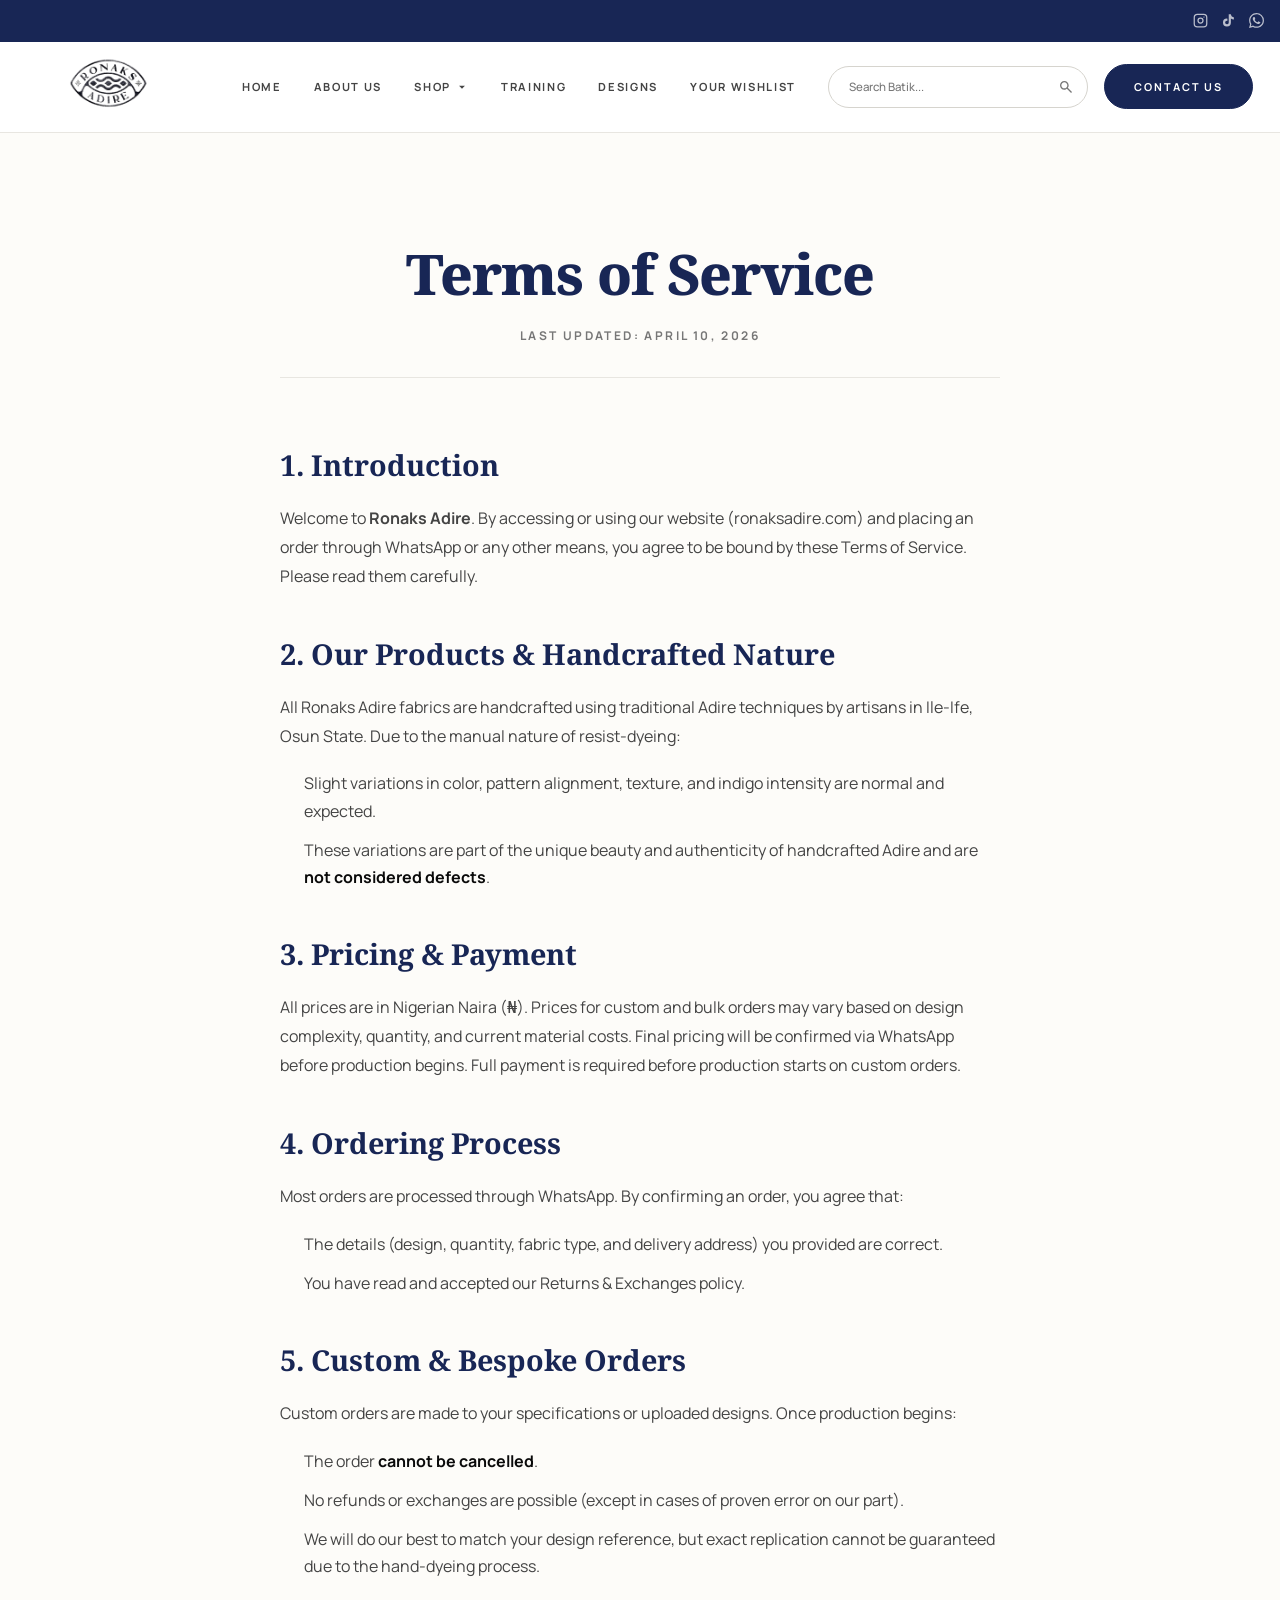
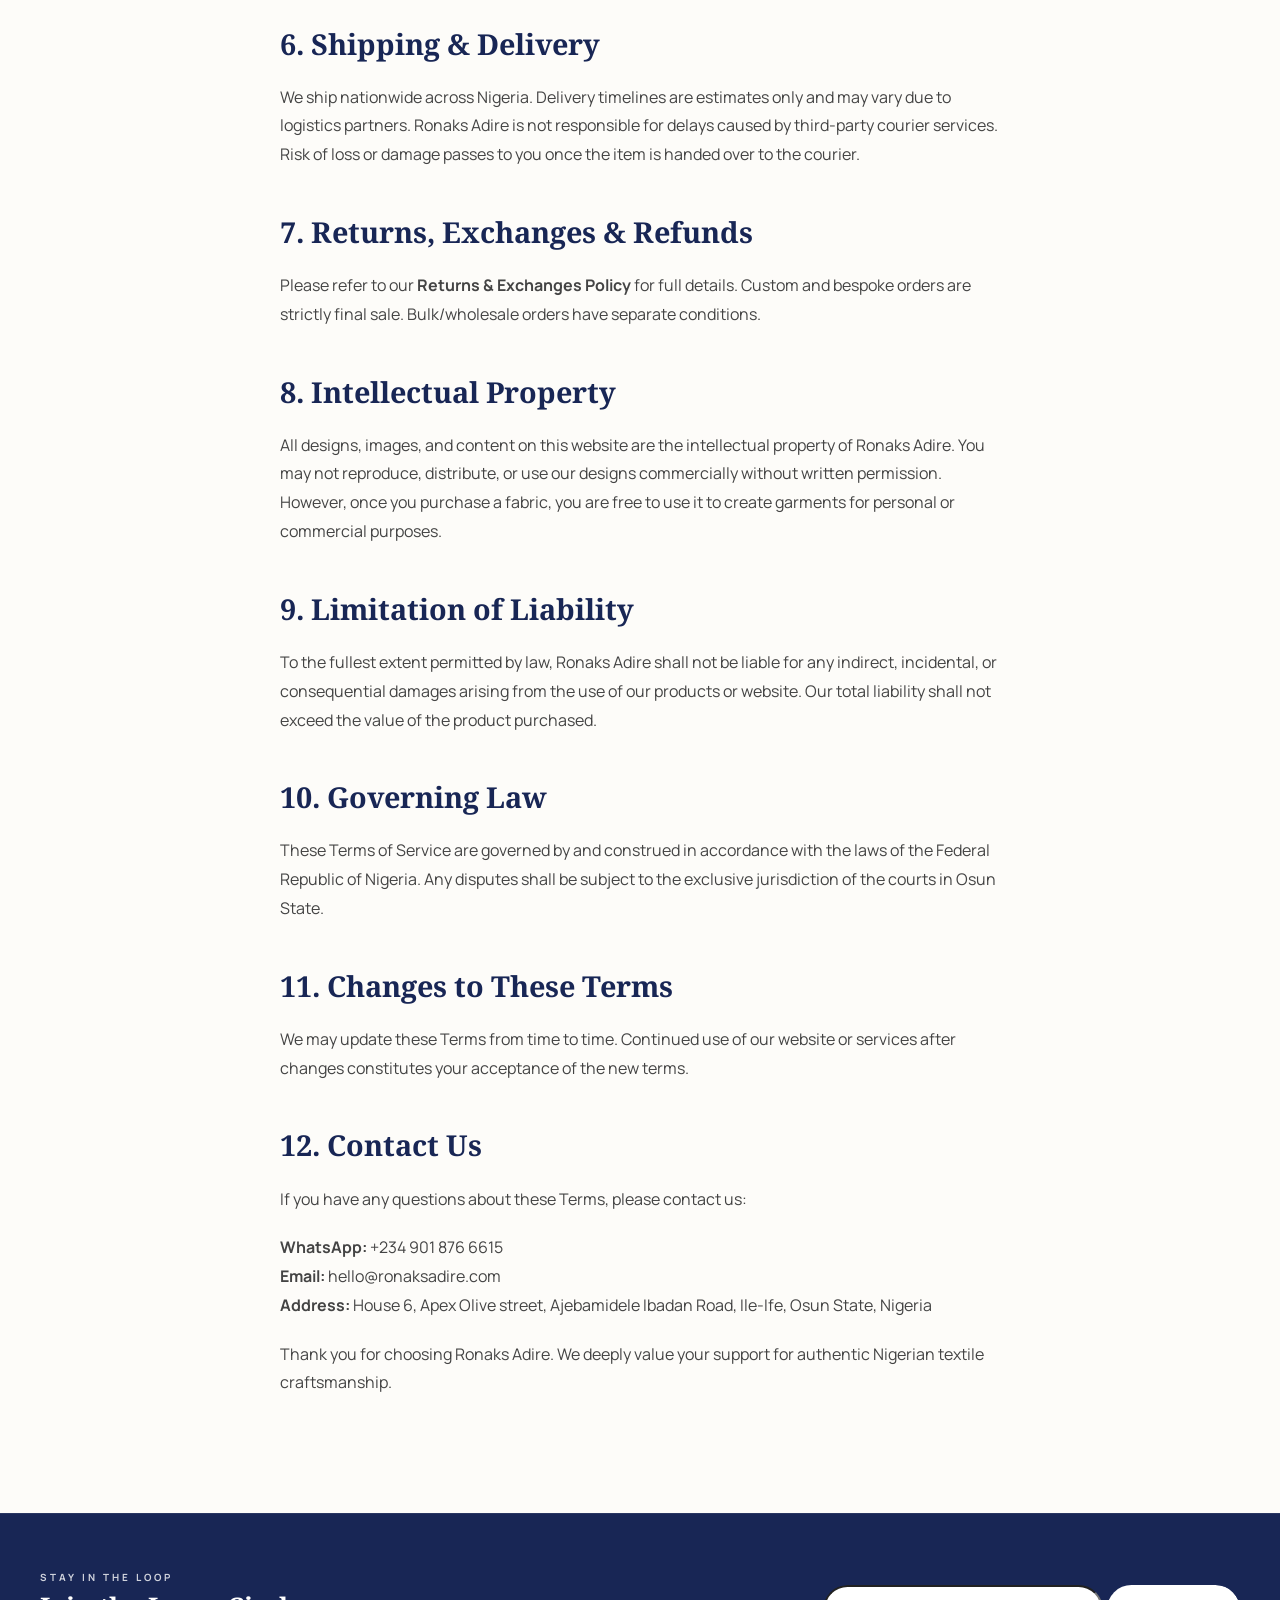
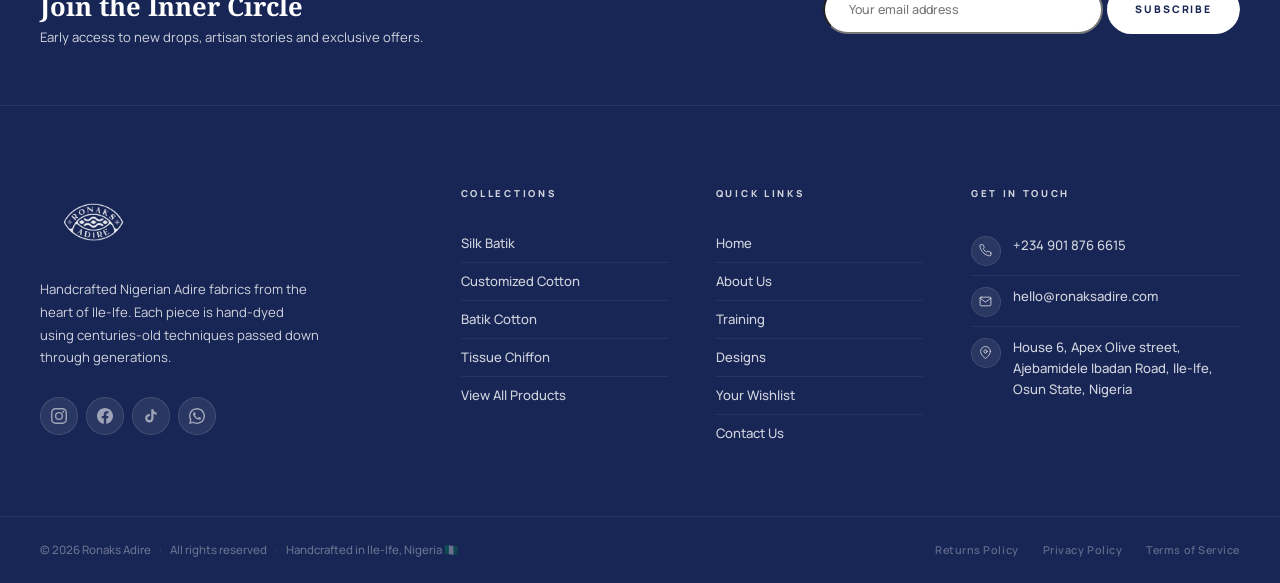
<file: terms.html>
<!DOCTYPE html>
<html lang="en">
<head>
    <meta charset="UTF-8">
    <meta name="viewport" content="width=device-width, initial-scale=1.0">
    
    <!-- 1. CORE SEO FOR TERMS PAGE -->
    <title>Terms and Conditions | Ronaks Adire Fabrics</title>
    <meta name="description" content="Read the Terms and Conditions of Ronaks Adire. Learn about our policies for using the website and services.">
    <link rel="canonical" href="https://ronaksadire.com/terms.html" />
    <meta name="robots" content="index, follow" />

    <!-- 2. OPEN GRAPH (For WhatsApp, Facebook, Instagram sharing) -->
    <meta property="og:type" content="website" />
    <meta property="og:url" content="https://ronaksadire.com/terms.html" />
    <meta property="og:site_name" content="Ronaks Adire" />
    <meta property="og:title" content="Terms and Conditions | Ronaks Adire" />
    <meta property="og:description" content="Learn about our terms and conditions for using the Ronaks Adire website and services." />
    <!-- Using your logo for legal pages is standard corporate practice -->
    <meta property="og:image" content="https://ronaksadire.com/assets/images/general/ronak_logo.png" />
    <meta property="og:image:width" content="1200" />
    <meta property="og:image:height" content="630" />
    <meta property="og:image:alt" content="Ronaks Adire Logo" />
    <meta property="og:locale" content="en_NG" />

    <!-- 3. TWITTER CARDS -->
    <meta name="twitter:card" content="summary_large_image" />
    <meta name="twitter:site" content="@ronaksadire" />
    <meta name="twitter:title" content="Terms and Conditions | Ronaks Adire" />
    <meta name="twitter:description" content="Learn about our terms and conditions for using the Ronaks Adire website and services." />
    <meta name="twitter:image" content="https://ronaksadire.com/assets/images/general/ronak_logo.png" />
    <meta name="twitter:image:alt" content="Ronaks Adire Logo" />

    <!-- 4. ICONS & THEME -->
    <link rel="icon" href="assets/images/general/ronak_logo.png" type="image/png" />
    <link rel="apple-touch-icon" href="assets/images/general/ronak_logo.png" />
    <meta name="theme-color" content="#fbf9f4" />

    <!-- 5. FONTS & STYLESHEETS -->
    <link rel="preconnect" href="https://fonts.googleapis.com">
    <link rel="preconnect" href="https://fonts.gstatic.com" crossorigin>
    <link href="https://fonts.googleapis.com/css2?family=Caveat:wght@700&family=Noto+Serif:ital,wght@0,400;0,700;0,800;0,900;1,700&family=Manrope:wght@400;500;600;700;800&display=swap" rel="stylesheet">
    
    <link rel="stylesheet" href="./assets/css/style.css">

    <!-- 6. GOOGLE STRUCTURED DATA (WebPage Schema for Legal Docs) -->
    <script type="application/ld+json">
    {
      "@context": "https://schema.org",
      "@type": "WebPage",
      "name": "Terms and Conditions - Ronaks Adire",
      "description": "Our terms and conditions for using the Ronaks Adire website and services.",
      "url": "https://ronaksadire.com/terms.html",
      "publisher": {
        "@type": "Organization",
        "name": "Ronaks Adire",
        "logo": {
          "@type": "ImageObject",
          "url": "https://ronaksadire.com/assets/images/general/ronak_logo.png"
        }
      }
    }
    </script>
</head>
<body>
    
<!-- TOP BAR -->
<div class="topbar">
  <div class="topbar-msg-slider">
    <p class="topbar-msg">Free &amp; fast delivery on orders over <strong>₦50,000</strong></p>
    <p class="topbar-msg"><strong>Nationwide Delivery</strong> Available</p>
    <p class="topbar-msg">Custom designs &amp; <strong>Bulk/Wholesale</strong> available</p>
  </div>
  
  <div class="topbar-socials" aria-label="Social media">
    <a href="https://instagram.com/ronaksadire" target="_blank" rel="noopener noreferrer" aria-label="Ronaks on Instagram">
      <svg viewBox="0 0 24 24" aria-hidden="true"><rect x="2" y="2" width="20" height="20" rx="5" fill="none" stroke="currentColor" stroke-width="2"/><circle cx="12" cy="12" r="4" fill="none" stroke="currentColor" stroke-width="2"/><circle cx="17.5" cy="6.5" r="1" fill="currentColor"/></svg>
    </a>
    <a href="#" aria-label="Ronaks on TikTok">
      <svg viewBox="0 0 24 24" aria-hidden="true"><path d="M19.59 6.69a4.83 4.83 0 0 1-3.77-4.25V2h-3.45v13.67a2.89 2.89 0 0 1-2.88 2.5 2.89 2.89 0 0 1-2.89-2.89 2.89 2.89 0 0 1 2.89-2.89c.28 0 .54.04.79.1V9.01a6.27 6.27 0 0 0-.79-.05 6.34 6.34 0 0 0-6.34 6.34 6.34 6.34 0 0 0 6.34 6.34 6.34 6.34 0 0 0 6.33-6.34V8.69a8.18 8.18 0 0 0 4.78 1.52V6.76a4.85 4.85 0 0 1-1.01-.07z" fill="currentColor"/></svg>
    </a>
    <a href="https://wa.me/2347068394191" target="_blank" rel="noopener noreferrer" aria-label="Chat on WhatsApp">
      <svg viewBox="0 0 24 24" aria-hidden="true"><path d="M17.472 14.382c-.297-.149-1.758-.867-2.03-.967-.273-.099-.471-.148-.67.15-.197.297-.767.966-.94 1.164-.173.199-.347.223-.644.075-.297-.15-1.255-.463-2.39-1.475-.883-.788-1.48-1.761-1.653-2.059-.173-.297-.018-.458.13-.606.134-.133.298-.347.446-.52.149-.174.198-.298.298-.497.099-.198.05-.371-.025-.52-.075-.149-.669-1.612-.916-2.207-.242-.579-.487-.5-.669-.51-.173-.008-.371-.01-.57-.01-.198 0-.52.074-.792.372-.272.297-1.04 1.016-1.04 2.479 0 1.462 1.065 2.875 1.213 3.074.149.198 2.096 3.2 5.077 4.487.709.306 1.262.489 1.694.625.712.227 1.36.195 1.871.118.571-.085 1.758-.719 2.006-1.413.248-.694.248-1.289.173-1.413-.074-.124-.272-.198-.57-.347m-5.421 7.403h-.004a9.87 9.87 0 0 1-5.031-1.378l-.361-.214-3.741.982.998-3.648-.235-.374a9.86 9.86 0 0 1-1.51-5.26c.001-5.45 4.436-9.884 9.888-9.884 2.64 0 5.122 1.03 6.988 2.898a9.825 9.825 0 0 1 2.893 6.994c-.003 5.45-4.437 9.884-9.885 9.884m8.413-18.297A11.815 11.815 0 0 0 12.05 0C5.495 0 .16 5.335.157 11.892c0 2.096.547 4.142 1.588 5.945L.057 24l6.305-1.654a11.882 11.882 0 0 0 5.683 1.448h.005c6.554 0 11.89-5.335 11.893-11.893a11.821 11.821 0 0 0-3.48-8.413z" fill="currentColor"/></svg>
    </a>
  </div>
</div>

<!-- Desktop Nav -->
<header class="desk-nav">
  <nav class="navbar" id="navbar" aria-label="Main navigation">
    <div class="nav-logo">
      <a href="index.html" class="logo" data-page="home" aria-label="Ronaks — go to homepage">
        <img src="assets/images/general/ronak_logo.png" alt="Ronaks Adire Logo">
      </a>
    </div>
    
    <div class="nav-menu-wrapper">
      <ul class="nav-links" id="navLinks" role="list">
        <li role="none"><a href="index.html" data-page="home" aria-current="page">Home</a></li>
        <li role="none"><a href="about-us.html" data-page="about">About Us</a></li>
        
        <li role="none" class="has-dropdown">
          <button class="nav-dropdown-trigger" id="shop-trigger" aria-haspopup="true" aria-expanded="false" aria-controls="shop-dropdown">
            Shop 
            <span class="chevron" aria-hidden="true">
              <svg viewBox="0 -960 960 960" fill="currentColor"><path d="M480-360 280-560h400L480-360Z"/></svg>
            </span>
          </button>
          <ul class="dropdown" id="shop-dropdown" role="list" aria-labelledby="shop-trigger">
            <li role="none"><a href="shop.html" data-page="shop all">View All Products</a></li>
            <li role="none"><a href="./shop.html?filter=silk-batik" data-page="shop" data-filter="silk-batik">Silk Batik</a></li>
            <li role="none"><a href="./shop.html?filter=customized-cotton" data-page="shop" data-filter="customized-cotton">Customized Cotton</a></li>
            <li role="none"><a href="./shop.html?filter=batik-cotton" data-page="shop" data-filter="batik-cotton">Batik Cotton</a></li>
            <li role="none"><a href="./shop.html?filter=tissue-chiffon" data-page="shop" data-filter="tissue-chiffon">Tissue Chiffon</a></li>
          </ul>
        </li>
        
        <li role="none"><a href="./training.html" data-page="training">Training</a></li>
        <li role="none"><a href="./designs.html" data-page="upload design">Designs</a></li>
        <li role="none"><a href="./wishlist.html" data-page="blog">your Wishlist</a></li>
      </ul>
    </div>

    <div class="nav-right">
      <!-- Modern Search Pill -->
      <label for="searchInput" class="search-wrapper">
        <input type="text" name="search" id="searchInput" class="search-input" placeholder="Search..." aria-label="Search site">
        <span class="search-icon">
          <svg xmlns="http://www.w3.org/2000/svg" height="24px" viewBox="0 -960 960 960" width="24px"><path d="M784-120 532-372q-30 24-69 38t-83 14q-109 0-184.5-75.5T120-580q0-109 75.5-184.5T380-840q109 0 184.5 75.5T640-580q0 44-14 83t-38 69l252 252-56 56ZM380-400q75 0 127.5-52.5T560-580q0-75-52.5-127.5T380-760q-75 0-127.5 52.5T200-580q0 75 52.5 127.5T380-400Z"/></svg>
        </span>
      </label>
      <a href="#contact-us" class="nav-cta" data-page="contact" role="button">Contact Us</a>
    </div>
  </nav>
</header>

<!-- Mobile Navigation -->
<header class="mobile-header">
  <nav class="mobile-nav" id="mobileNav" aria-label="Mobile navigation">
    
    <div class="mobile-top-row">
      <div class="nav-logo">
        <a href="index.html" class="logo" data-page="home" aria-label="Ronaks — go to homepage">
          <img src="assets/images/general/ronak_logo.png" alt="Ronaks Adire Logo">
        </a>
      </div>
      
      <div class="nav-right">
        <!-- Mobile Search Pill -->
        <label for="mobileSearchInput" class="search-wrapper">
          <input type="text" name="search" id="mobileSearchInput" class="search-input" placeholder="Search..." aria-label="Search site">
          <span class="search-icon">
            <svg xmlns="http://www.w3.org/2000/svg" height="24px" viewBox="0 -960 960 960" width="24px"><path d="M784-120 532-372q-30 24-69 38t-83 14q-109 0-184.5-75.5T120-580q0-109 75.5-184.5T380-840q109 0 184.5 75.5T640-580q0 44-14 83t-38 69l252 252-56 56ZM380-400q75 0 127.5-52.5T560-580q0-75-52.5-127.5T380-760q-75 0-127.5 52.5T200-580q0 75 52.5 127.5T380-400Z"/></svg>
          </span>
        </label>

        <button class="hamburger" id="hamburger" aria-label="Open navigation menu" aria-expanded="false" aria-controls="mobileNav">
          <span aria-hidden="true">
            <svg xmlns="http://www.w3.org/2000/svg" class="menu-open" height="24px" viewBox="0 -960 960 960" width="24px" fill="#000000">
              <path d="M120-240v-80h720v80H120Zm0-200v-80h720v80H120Zm0-200v-80h720v80H120Z"/>
            </svg>
          </span>
          <span aria-hidden="true">
            <svg xmlns="http://www.w3.org/2000/svg" class="menu-close" height="24px" viewBox="0 -960 960 960" width="24px" fill="#000000">
              <path d="m256-200-56-56 224-224-224-224 56-56 224 224 224-224 56 56-224 224 224 224-56 56-224-224-224 224Z"/>
            </svg>
          </span>
        </button>
      </div>
    </div>

    <!-- Sliding Mobile Menu Wrapper -->
    <div class="mobile-nav-inner">
      <a href="index.html" data-page="home" aria-current="page">Home</a>
      <a href="about-us.html" data-page="about">About Us</a>
      
      <button class="mobile-shop-toggle" aria-expanded="false" aria-controls="mobileShopSub" id="mobileShopToggle">
        Shop
        <span class="chevron" aria-hidden="true">
          <svg viewBox="0 -960 960 960" fill="currentColor"><path d="M480-360 280-560h400L480-360Z"/></svg>
        </span>
      </button>
      <div class="mobile-sub" id="mobileShopSub" aria-labelledby="mobileShopToggle">
        <a href="shop.html" data-page="shop">View All Products</a>
        <a href="./shop.html?filter=silk-batik" data-page="shop" data-filter="silk-batik">Silk Batik</a>
        <a href="./shop.html?filter=customized-cotton" data-page="shop" data-filter="customized-cotton">Customized Cotton</a>
        <a href="./shop.html?filter=batik-cotton" data-page="shop" data-filter="batik-cotton">Batik Cotton</a>
        <a href="./shop.html?filter=tissue-chiffon" data-page="shop" data-filter="tissue-chiffon">Tissue Chiffon</a>
      </div>
      <a href="./training.html" data-page="training">Training</a>
      <a href="./designs.html" data-page="training">Designs</a>
      <a href="./wishlist.html" data-page="blog">Your Wishlist</a>
      <a href="#contact-us" data-page="contact" class="mobile-nav-cta">Contact Us</a>
    </div>
  </nav>
</header>


<section class="legal-section">
  <div class="legal-container">
    <div class="legal-header">
      <h1 class="legal-title">Terms of Service</h1>
      <p class="legal-date">Last Updated: April 10, 2026</p>
    </div>
    
    <div class="legal-content">
      
      <h2>1. Introduction</h2>
      <p>Welcome to <strong>Ronaks Adire</strong>. By accessing or using our website (ronaksadire.com) and placing an order through WhatsApp or any other means, you agree to be bound by these Terms of Service. Please read them carefully.</p>

      <h2>2. Our Products & Handcrafted Nature</h2>
      <p>All Ronaks Adire fabrics are handcrafted using traditional Adire techniques by artisans in Ile-Ife, Osun State. Due to the manual nature of resist-dyeing:</p>
      <ul>
        <li>Slight variations in color, pattern alignment, texture, and indigo intensity are normal and expected.</li>
        <li>These variations are part of the unique beauty and authenticity of handcrafted Adire and are <strong>not considered defects</strong>.</li>
      </ul>

      <h2>3. Pricing & Payment</h2>
      <p>All prices are in Nigerian Naira (₦). Prices for custom and bulk orders may vary based on design complexity, quantity, and current material costs. Final pricing will be confirmed via WhatsApp before production begins. Full payment is required before production starts on custom orders.</p>

      <h2>4. Ordering Process</h2>
      <p>Most orders are processed through WhatsApp. By confirming an order, you agree that:</p>
      <ul>
        <li>The details (design, quantity, fabric type, and delivery address) you provided are correct.</li>
        <li>You have read and accepted our Returns & Exchanges policy.</li>
      </ul>

      <h2>5. Custom & Bespoke Orders</h2>
      <p>Custom orders are made to your specifications or uploaded designs. Once production begins:</p>
      <ul>
        <li>The order <strong>cannot be cancelled</strong>.</li>
        <li>No refunds or exchanges are possible (except in cases of proven error on our part).</li>
        <li>We will do our best to match your design reference, but exact replication cannot be guaranteed due to the hand-dyeing process.</li>
      </ul>

      <h2>6. Shipping & Delivery</h2>
      <p>We ship nationwide across Nigeria. Delivery timelines are estimates only and may vary due to logistics partners. Ronaks Adire is not responsible for delays caused by third-party courier services. Risk of loss or damage passes to you once the item is handed over to the courier.</p>

      <h2>7. Returns, Exchanges & Refunds</h2>
      <p>Please refer to our <strong>Returns & Exchanges Policy</strong> for full details. Custom and bespoke orders are strictly final sale. Bulk/wholesale orders have separate conditions.</p>

      <h2>8. Intellectual Property</h2>
      <p>All designs, images, and content on this website are the intellectual property of Ronaks Adire. You may not reproduce, distribute, or use our designs commercially without written permission. However, once you purchase a fabric, you are free to use it to create garments for personal or commercial purposes.</p>

      <h2>9. Limitation of Liability</h2>
      <p>To the fullest extent permitted by law, Ronaks Adire shall not be liable for any indirect, incidental, or consequential damages arising from the use of our products or website. Our total liability shall not exceed the value of the product purchased.</p>

      <h2>10. Governing Law</h2>
      <p>These Terms of Service are governed by and construed in accordance with the laws of the Federal Republic of Nigeria. Any disputes shall be subject to the exclusive jurisdiction of the courts in Osun State.</p>

      <h2>11. Changes to These Terms</h2>
      <p>We may update these Terms from time to time. Continued use of our website or services after changes constitutes your acceptance of the new terms.</p>

      <h2>12. Contact Us</h2>
      <p>If you have any questions about these Terms, please contact us:</p>
      <p>
        <strong>WhatsApp:</strong> +234 901 876 6615<br>
        <strong>Email:</strong> hello@ronaksadire.com<br>
        <strong>Address:</strong> House 6, Apex Olive street, Ajebamidele Ibadan Road, Ile-Ife, Osun State, Nigeria
      </p>

      <p class="mt-8 text-sm text-gray-600">Thank you for choosing Ronaks Adire. We deeply value your support for authentic Nigerian textile craftsmanship.</p>
      
    </div>
  </div>
</section>




<!-- ═══════════════════════════════════════
     NEWSLETTER STRIP
═══════════════════════════════════════ -->
<div class="footer-newsletter">
  <div class="footer-newsletter-inner">
    <div class="newsletter-text reveal-up">
      <p class="newsletter-eyebrow">Stay in the loop</p>
      <h3 class="newsletter-title">Join the Inner Circle</h3>
      <p class="newsletter-sub">Early access to new drops, artisan stories and exclusive offers.</p>
    </div>
    <form class="newsletter-form" aria-label="Newsletter signup" onsubmit="handleNewsletterSubmit(event)">
      <input
        type="email"
        id="newsletterEmail"
        name="email"
        placeholder="Your email address"
        autocomplete="email"
        required
        aria-label="Email address for newsletter">
      <button type="submit" aria-label="Subscribe to newsletter">
        Subscribe
      </button>
    </form>
  </div>
</div>

<!-- ═══════════════════════════════════════
     FOOTER BODY
═══════════════════════════════════════ -->
<footer class="footer-body" role="contentinfo" aria-label="Site footer">
  <div class="footer-inner">

    <!-- Col 1: Brand -->
    <div class="footer-col footer-col--brand">
      <a href="index.html" class="footer-logo" aria-label="Ronaks Adire — go to homepage">
        <img src="./assets/images/general/ronak_logo.png" alt="Ronaks Adire Logo">
      </a>
      <p class="footer-tagline">
        Handcrafted Nigerian Adire fabrics from the heart of Ile-Ife. Each piece is hand-dyed using centuries-old techniques passed down through generations.
      </p>
      <div class="footer-socials" role="list" aria-label="Social media links">
        <a href="https://instagram.com/ronaksadire" target="_blank" rel="noopener noreferrer" class="social-link" role="listitem" aria-label="Follow Ronaks on Instagram">
          <svg viewBox="0 0 24 24" fill="currentColor" aria-hidden="true">
            <path d="M12 2.163c3.204 0 3.584.012 4.85.07 3.252.148 4.771 1.691 4.919 4.919.058 1.265.069 1.645.069 4.849 0 3.205-.012 3.584-.069 4.849-.149 3.225-1.664 4.771-4.919 4.919-1.266.058-1.644.07-4.85.07-3.204 0-3.584-.012-4.849-.07-3.26-.149-4.771-1.699-4.919-4.92-.058-1.265-.07-1.644-.07-4.849 0-3.204.013-3.583.07-4.849.149-3.227 1.664-4.771 4.919-4.919 1.266-.057 1.645-.069 4.849-.069zM12 0C8.741 0 8.333.014 7.053.072 2.695.272.273 2.69.073 7.052.014 8.333 0 8.741 0 12c0 3.259.014 3.668.072 4.948.2 4.358 2.618 6.78 6.98 6.98C8.333 23.986 8.741 24 12 24c3.259 0 3.668-.014 4.948-.072 4.354-.2 6.782-2.618 6.979-6.98.059-1.28.073-1.689.073-4.948 0-3.259-.014-3.667-.072-4.947-.196-4.354-2.617-6.78-6.979-6.98C15.668.014 15.259 0 12 0zm0 5.838a6.162 6.162 0 1 0 0 12.324 6.162 6.162 0 0 0 0-12.324zM12 16a4 4 0 1 1 0-8 4 4 0 0 1 0 8zm6.406-11.845a1.44 1.44 0 1 0 0 2.881 1.44 1.44 0 0 0 0-2.881z"/>
          </svg>
        </a>
        <a href="https://facebook.com/ronaksadire" target="_blank" rel="noopener noreferrer" class="social-link" role="listitem" aria-label="Follow Ronaks on Facebook">
          <svg viewBox="0 0 24 24" fill="currentColor" aria-hidden="true">
            <path d="M24 12.073c0-6.627-5.373-12-12-12s-12 5.373-12 12c0 5.99 4.388 10.954 10.125 11.854v-8.385H7.078v-3.47h3.047V9.43c0-3.007 1.792-4.669 4.533-4.669 1.312 0 2.686.235 2.686.235v2.953H15.83c-1.491 0-1.956.925-1.956 1.874v2.25h3.328l-.532 3.47h-2.796v8.385C19.612 23.027 24 18.062 24 12.073z"/>
          </svg>
        </a>
        <a href="https://tiktok.com/@ronaksadire" target="_blank" rel="noopener noreferrer" class="social-link" role="listitem" aria-label="Follow Ronaks on TikTok">
          <svg viewBox="0 0 24 24" fill="currentColor" aria-hidden="true">
            <path d="M19.59 6.69a4.83 4.83 0 0 1-3.77-4.25V2h-3.45v13.67a2.89 2.89 0 0 1-2.88 2.5 2.89 2.89 0 0 1-2.89-2.89 2.89 2.89 0 0 1 2.89-2.89c.28 0 .54.04.79.1V9.01a6.33 6.33 0 0 0-.79-.05 6.34 6.34 0 0 0-6.34 6.34 6.34 6.34 0 0 0 6.34 6.34 6.34 6.34 0 0 0 6.33-6.34V8.69a8.26 8.26 0 0 0 4.84 1.56V6.79a4.85 4.85 0 0 1-1.07-.1z"/>
          </svg>
        </a>
        <a href="https://wa.me/2349018766615" target="_blank" rel="noopener noreferrer" class="social-link social-link--wa" role="listitem" aria-label="Chat with Ronaks on WhatsApp">
          <svg viewBox="0 0 24 24" fill="currentColor" aria-hidden="true">
            <path d="M17.472 14.382c-.297-.149-1.758-.867-2.03-.967-.273-.099-.471-.148-.67.15-.197.297-.767.966-.94 1.164-.173.199-.347.223-.644.075-.297-.15-1.255-.463-2.39-1.475-.883-.788-1.48-1.761-1.653-2.059-.173-.297-.018-.458.13-.606.134-.133.298-.347.446-.52.149-.174.198-.298.298-.497.099-.198.05-.371-.025-.52-.075-.149-.669-1.612-.916-2.207-.242-.579-.487-.5-.669-.51-.173-.008-.371-.01-.57-.01-.198 0-.52.074-.792.372-.272.297-1.04 1.016-1.04 2.479 0 1.462 1.065 2.875 1.213 3.074.149.198 2.096 3.2 5.077 4.487.709.306 1.262.489 1.694.625.712.227 1.36.195 1.871.118.571-.085 1.758-.719 2.006-1.413.248-.694.248-1.289.173-1.413-.074-.124-.272-.198-.57-.347z"/>
            <path d="M12 0C5.373 0 0 5.373 0 12c0 2.126.554 4.122 1.526 5.856L0 24l6.343-1.497A11.946 11.946 0 0 0 12 24c6.627 0 12-5.373 12-12S18.627 0 12 0zm0 21.818a9.818 9.818 0 0 1-5.006-1.373l-.36-.214-3.727.979.995-3.638-.234-.374A9.818 9.818 0 0 1 2.182 12C2.182 6.58 6.58 2.182 12 2.182c5.42 0 9.818 4.398 9.818 9.818 0 5.42-4.398 9.818-9.818 9.818z"/>
          </svg>
        </a>
      </div>
    </div>

    <!-- Col 2: Shop -->
    <div class="footer-col">
      <h4 class="footer-col-title">Collections</h4>
      <ul class="footer-links" role="list">
        <li><a href="./shop.html?filter=silk-batik">Silk Batik</a></li>
        <li><a href="./shop.html?filter=customized-cotton">Customized Cotton</a></li>
        <li><a href="./shop.html?filter=batik-cotton">Batik Cotton</a></li>
        <li><a href="./shop.html?filter=tissue-chiffon">Tissue Chiffon</a></li>
        <li><a href="./shop.html">View All Products</a></li>
      </ul>
    </div>

    <!-- Col 3: Quick Links -->
    <div class="footer-col">
      <h4 class="footer-col-title">Quick Links</h4>
      <ul class="footer-links" role="list">
        <li role="none"><a href="./index.html" data-page="home">Home</a></li>
        <li role="none"><a href="./about-us.html" data-page="about">About Us</a></li>
        <li role="none"><a href="./training.html" data-page="training">Training</a></li>
        <li role="none"><a href="./designs.html" data-page="upload design">Designs</a></li>
        <li role="none"><a href="./wishlist.html" data-page="blog">Your Wishlist</a></li>
        <li role="none"><a href="#contact-us" data-page="contact">Contact Us</a></li>
      </ul>
    </div>

    <!-- Col 4: Contact -->
    <div class="footer-col" id="contact-us">
      <h4 class="footer-col-title">Get in Touch</h4>
      <ul class="footer-contact-list" role="list">
        <li role="none">
          <a href="tel:+234902976615" aria-label="Call Ronaks">
            <span class="footer-contact-icon" aria-hidden="true">
              <svg viewBox="0 0 24 24" fill="none" stroke="currentColor" stroke-width="1.8" stroke-linecap="round" stroke-linejoin="round">
                <path d="M22 16.92v3a2 2 0 0 1-2.18 2 19.79 19.79 0 0 1-8.63-3.07A19.5 19.5 0 0 1 4.69 12 19.79 19.79 0 0 1 1.61 3.4 2 2 0 0 1 3.6 1.22h3a2 2 0 0 1 2 1.72c.127.96.361 1.903.7 2.81a2 2 0 0 1-.45 2.11L7.91 8.91a16 16 0 0 0 6.06 6.06l.91-.91a2 2 0 0 1 2.11-.45c.907.339 1.85.573 2.81.7A2 2 0 0 1 22 16.92z"/>
              </svg>
            </span>
            <span>+234 901 876 6615</span>
          </a>
        </li>
        <li role="none">
          <a href="mailto:hello@ronaksadire.com" aria-label="Email Ronaks">
            <span class="footer-contact-icon" aria-hidden="true">
              <svg viewBox="0 0 24 24" fill="none" stroke="currentColor" stroke-width="1.8" stroke-linecap="round" stroke-linejoin="round">
                <path d="M4 4h16c1.1 0 2 .9 2 2v12c0 1.1-.9 2-2 2H4c-1.1 0-2-.9-2-2V6c0-1.1.9-2 2-2z"/>
                <polyline points="22,6 12,13 2,6"/>
              </svg>
            </span>
            <span>hello@ronaksadire.com</span>
          </a>
        </li>
        <li role="none">
          <a href="https://maps.app.goo.gl/utBFmjdLh7eSfYnt9" target="_blank" rel="noopener noreferrer" aria-label="Get directions to Ronaks studio">
            <span class="footer-contact-icon" aria-hidden="true">
              <svg viewBox="0 0 24 24" fill="none" stroke="currentColor" stroke-width="1.8" stroke-linecap="round" stroke-linejoin="round">
                <path d="M21 10c0 7-9 13-9 13s-9-6-9-13a9 9 0 0 1 18 0z"/>
                <circle cx="12" cy="10" r="3"/>
              </svg>
            </span>
            <span>House 6, Apex Olive street, <br> Ajebamidele Ibadan Road, Ile-Ife,<br>Osun State, Nigeria</span>
          </a>
        </li>
      </ul>
    </div>

  </div>
</footer>

<!-- ═══════════════════════════════════════
     FOOTER BOTTOM BAR
═══════════════════════════════════════ -->
<div class="footer-bottom" role="contentinfo">
  <div class="footer-bottom-inner">
    <p class="footer-copy">
      <span>&copy; <script>document.write(new Date().getFullYear())</script> Ronaks Adire</span>
      <span class="footer-copy-sep">·</span>
      <span>All rights reserved</span>
      <span class="footer-copy-sep">·</span>
      <span>Handcrafted in Ile-Ife, Nigeria 🇳🇬</span>
    </p>
    <nav class="footer-legal" aria-label="Legal links">
      <a href="returns.html" aria-label="Return Policy">Returns Policy</a>
      <a href="privacy.html" aria-label="Privacy Policy">Privacy Policy</a>
      <a href="terms.html" aria-label="Terms of Service">Terms of Service</a>
    </nav>
  </div>
</div>

<script src="assets/js/main.js"></script> 
</body>
</html>
</file>
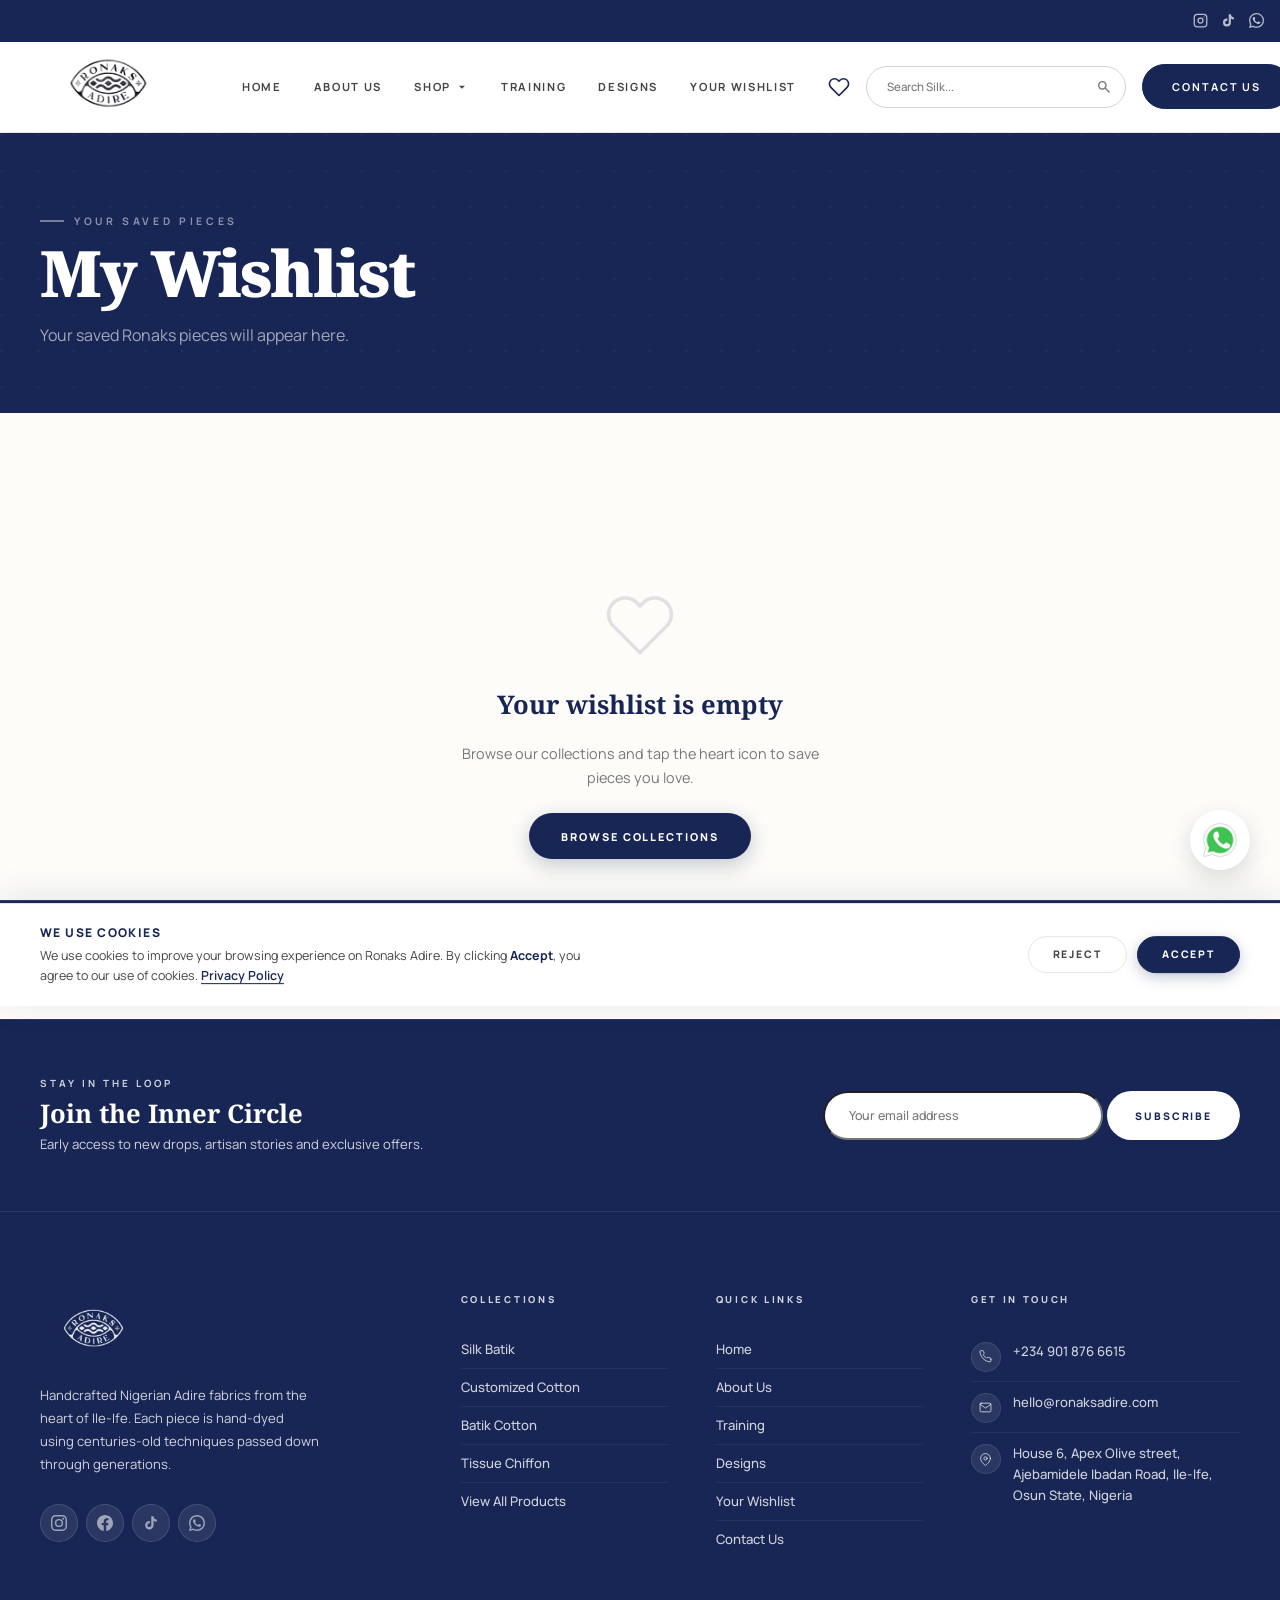
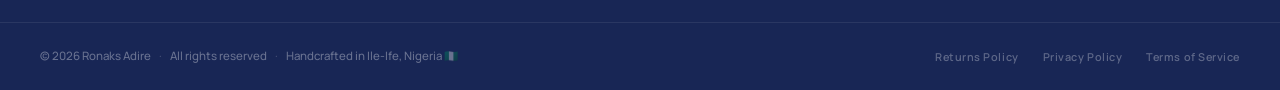
<file: wishlist.html>
<!DOCTYPE html>
<html lang="en">
<head>
    <meta charset="UTF-8">
    <meta name="viewport" content="width=device-width, initial-scale=1.0">
    <title>My Wishlist | Ronaks Adire Fabrics</title>
    <meta name="description" content="View and manage your saved handcrafted Adire pieces from Ronaks. Your personal collection of Silk Batik, Customized Cotton, and Tissue Chiffon.">
    <link rel="canonical" href="https://ronaksadire.com/wishlist.html" />
    <meta name="robots" content="noindex, follow" />
    <meta property="og:type" content="website" />
    <meta property="og:url" content="https://ronaksadire.com/wishlist.html" />
    <meta property="og:site_name" content="Ronaks Adire" />
    <meta property="og:title" content="My Wishlist | Ronaks Adire" />
    <meta property="og:description" content="View and manage your saved handcrafted Adire pieces." />
    <meta property="og:image" content="https://ronaksadire.com/assets/images/general/ronak_logo.png" />
    <meta property="og:locale" content="en_NG" />
    <meta name="twitter:card" content="summary" />
    <meta name="twitter:site" content="@ronaksadire" />
    <meta name="twitter:title" content="My Wishlist | Ronaks Adire" />
    <meta name="twitter:description" content="View and manage your saved handcrafted Adire pieces." />
    <meta name="twitter:image" content="https://ronaksadire.com/assets/images/general/ronak_logo.png" />
    <link rel="icon" href="assets/images/general/ronak_logo.png" type="image/png" />
    <link rel="apple-touch-icon" href="assets/images/general/ronak_logo.png" />
    <meta name="theme-color" content="#fbf9f4" />
    <link rel="preconnect" href="https://fonts.googleapis.com">
    <link rel="preconnect" href="https://fonts.gstatic.com" crossorigin>
    <link href="https://fonts.googleapis.com/css2?family=Caveat:wght@700&family=Noto+Serif:ital,wght@0,400;0,700;0,800;0,900;1,700&family=Manrope:wght@400;500;600;700;800&display=swap" rel="stylesheet">
    <link rel="stylesheet" href="./assets/css/style.css">
    <link rel="stylesheet" href="./assets/css/shop.css">
    <link rel="stylesheet" href="./assets/css/wishlist.css">
</head>
<body>

<!-- TOP BAR -->
<div class="topbar">
  <div class="topbar-msg-slider">
    <p class="topbar-msg">Free &amp; fast delivery on orders over <strong>₦50,000</strong></p>
    <p class="topbar-msg"><strong>Nationwide Delivery</strong> Available</p>
    <p class="topbar-msg">Custom designs &amp; <strong>Bulk/Wholesale</strong> available</p>
  </div>
  
  <div class="topbar-socials" aria-label="Social media">
    <a href="https://instagram.com/ronaksadire" target="_blank" rel="noopener noreferrer" aria-label="Ronaks on Instagram">
      <svg viewBox="0 0 24 24" aria-hidden="true"><rect x="2" y="2" width="20" height="20" rx="5" fill="none" stroke="currentColor" stroke-width="2"/><circle cx="12" cy="12" r="4" fill="none" stroke="currentColor" stroke-width="2"/><circle cx="17.5" cy="6.5" r="1" fill="currentColor"/></svg>
    </a>
    <a href="#" aria-label="Ronaks on TikTok">
      <svg viewBox="0 0 24 24" aria-hidden="true"><path d="M19.59 6.69a4.83 4.83 0 0 1-3.77-4.25V2h-3.45v13.67a2.89 2.89 0 0 1-2.88 2.5 2.89 2.89 0 0 1-2.89-2.89 2.89 2.89 0 0 1 2.89-2.89c.28 0 .54.04.79.1V9.01a6.27 6.27 0 0 0-.79-.05 6.34 6.34 0 0 0-6.34 6.34 6.34 6.34 0 0 0 6.34 6.34 6.34 6.34 0 0 0 6.33-6.34V8.69a8.18 8.18 0 0 0 4.78 1.52V6.76a4.85 4.85 0 0 1-1.01-.07z" fill="currentColor"/></svg>
    </a>
    <a href="https://wa.me/2347068394191" target="_blank" rel="noopener noreferrer" aria-label="Chat on WhatsApp">
      <svg viewBox="0 0 24 24" aria-hidden="true"><path d="M17.472 14.382c-.297-.149-1.758-.867-2.03-.967-.273-.099-.471-.148-.67.15-.197.297-.767.966-.94 1.164-.173.199-.347.223-.644.075-.297-.15-1.255-.463-2.39-1.475-.883-.788-1.48-1.761-1.653-2.059-.173-.297-.018-.458.13-.606.134-.133.298-.347.446-.52.149-.174.198-.298.298-.497.099-.198.05-.371-.025-.52-.075-.149-.669-1.612-.916-2.207-.242-.579-.487-.5-.669-.51-.173-.008-.371-.01-.57-.01-.198 0-.52.074-.792.372-.272.297-1.04 1.016-1.04 2.479 0 1.462 1.065 2.875 1.213 3.074.149.198 2.096 3.2 5.077 4.487.709.306 1.262.489 1.694.625.712.227 1.36.195 1.871.118.571-.085 1.758-.719 2.006-1.413.248-.694.248-1.289.173-1.413-.074-.124-.272-.198-.57-.347m-5.421 7.403h-.004a9.87 9.87 0 0 1-5.031-1.378l-.361-.214-3.741.982.998-3.648-.235-.374a9.86 9.86 0 0 1-1.51-5.26c.001-5.45 4.436-9.884 9.888-9.884 2.64 0 5.122 1.03 6.988 2.898a9.825 9.825 0 0 1 2.893 6.994c-.003 5.45-4.437 9.884-9.885 9.884m8.413-18.297A11.815 11.815 0 0 0 12.05 0C5.495 0 .16 5.335.157 11.892c0 2.096.547 4.142 1.588 5.945L.057 24l6.305-1.654a11.882 11.882 0 0 0 5.683 1.448h.005c6.554 0 11.89-5.335 11.893-11.893a11.821 11.821 0 0 0-3.48-8.413z" fill="currentColor"/></svg>
    </a>
  </div>
</div>

<!-- Desktop Nav -->
<header class="desk-nav" id="deskNav">
    <nav class="navbar" aria-label="Main navigation">
        <div class="nav-logo">
            <a href="./index.html" class="logo" aria-label="Ronaks homepage">
                <img src="./assets/images/general/ronak_logo.png" alt="Ronaks Adire Logo">
            </a>
        </div>
        <div class="nav-menu-wrapper">
            <ul class="nav-links" role="list">
                <li role="none"><a href="./index.html">Home</a></li>
                <li role="none"><a href="./about-us.html">About Us</a></li>
                <li role="none" class="has-dropdown">
                    <button class="nav-dropdown-trigger" aria-haspopup="true" aria-expanded="false">
                        Shop <span class="chevron" aria-hidden="true"><svg viewBox="0 -960 960 960" fill="currentColor"><path d="M480-360 280-560h400L480-360Z"/></svg></span>
                    </button>
                    <ul class="dropdown" role="list">
                        <li role="none"><a href="./shop.html">View All Products</a></li>
                        <li role="none"><a href="./shop.html?filter=silk-batik">Silk Batik</a></li>
                        <li role="none"><a href="./shop.html?filter=customized-cotton">Customized Cotton</a></li>
                        <li role="none"><a href="./shop.html?filter=batik-cotton">Batik Cotton</a></li>
                        <li role="none"><a href="./shop.html?filter=tissue-chiffon">Tissue Chiffon</a></li>
                    </ul>
                </li>
                <li role="none"><a href="./training.html">Training</a></li>
                <li role="none"><a href="./designs.html">Designs</a></li>
                <li role="none"><a href="./wishlist.html">Your Wishlist</a></li>
            </ul>
        </div>
        <div class="nav-right">
            <a href="./wishlist.html" class="nav-wishlist-link" aria-label="View wishlist">
                <svg viewBox="0 0 24 24" fill="none" stroke="currentColor" stroke-width="1.8" stroke-linecap="round" stroke-linejoin="round" aria-hidden="true"><path d="M20.84 4.61a5.5 5.5 0 0 0-7.78 0L12 5.67l-1.06-1.06a5.5 5.5 0 0 0-7.78 7.78l1.06 1.06L12 21.23l7.78-7.78 1.06-1.06a5.5 5.5 0 0 0 0-7.78z"/></svg>
                <span class="nav-wishlist-count" id="navWishlistCount">0</span>
            </a>
            <label class="search-wrapper" for="searchInput">
                <input type="text" class="search-input" id="searchInput" placeholder="Search Silk..." autocomplete="off" aria-label="Search products">
                <span class="search-icon" aria-hidden="true">
                    <svg xmlns="http://www.w3.org/2000/svg" viewBox="0 -960 960 960" fill="currentColor"><path d="M784-120 532-372q-30 24-69 38t-83 14q-109 0-184.5-75.5T120-580q0-109 75.5-184.5T380-840q109 0 184.5 75.5T640-580q0 44-14 83t-38 69l252 252-56 56ZM380-400q75 0 127.5-52.5T560-580q0-75-52.5-127.5T380-760q-75 0-127.5 52.5T200-580q0 75 52.5 127.5T380-400Z"/></svg>
                </span>
            </label>
            <a href="#" class="nav-cta">Contact Us</a>
        </div>
    </nav>
</header>

<!-- Mobile Header -->
<header class="mobile-header" id="mobileNav">
    <div class="mobile-top-row">
        <div class="nav-logo">
            <a href="./index.html" class="logo">
                <img src="./assets/images/general/ronak_logo.png" alt="Ronaks Adire Logo">
            </a>
        </div>
        <div style="display:flex;align-items:center;gap:16px;margin-left:auto;">
            <a href="./wishlist.html" class="nav-wishlist-link" aria-label="Wishlist">
                <svg viewBox="0 0 24 24" fill="none" stroke="currentColor" stroke-width="1.8" stroke-linecap="round" stroke-linejoin="round" aria-hidden="true"><path d="M20.84 4.61a5.5 5.5 0 0 0-7.78 0L12 5.67l-1.06-1.06a5.5 5.5 0 0 0-7.78 7.78l1.06 1.06L12 21.23l7.78-7.78 1.06-1.06a5.5 5.5 0 0 0 0-7.78z"/></svg>
                <span class="nav-wishlist-count" id="mobileNavWishlistCount">0</span>
            </a>
            <button class="hamburger" id="hamburger" aria-label="Open navigation menu" aria-expanded="false">
                <span aria-hidden="true"><svg xmlns="http://www.w3.org/2000/svg" class="menu-open" viewBox="0 -960 960 960" fill="currentColor"><path d="M120-240v-80h720v80H120Zm0-200v-80h720v80H120Zm0-200v-80h720v80H120Z"/></svg></span>
                <span aria-hidden="true"><svg xmlns="http://www.w3.org/2000/svg" class="menu-close" viewBox="0 -960 960 960" fill="currentColor"><path d="m256-200-56-56 224-224-224-224 56-56 224 224 224-224 56 56-224 224 224 224-56 56-224-224-224 224Z"/></svg></span>
            </button>
        </div>
    </div>
    <div class="mobile-nav-inner">
        <a href="./index.html">Home</a>
        <a href="./about-us.html">About Us</a>
        <button class="mobile-shop-toggle" aria-expanded="false" id="mobileShopToggle">
            Shop <span class="chevron"><svg viewBox="0 -960 960 960" fill="currentColor"><path d="M480-360 280-560h400L480-360Z"/></svg></span>
        </button>
        <div class="mobile-sub" id="mobileShopSub">
            <li role="none"><a href="./shop.html">View All Products</a></li>
            <a href="./shop.html?filter=silk-batik">Silk Batik</a>
            <a href="./shop.html?filter=customized-cotton">Customized Cotton</a>
            <a href="./shop.html?filter=batik-cotton">Batik Cotton</a>
            <a href="./shop.html?filter=tissue-chiffon">Tissue Chiffon</a>
        </div>
        <a href="./training.html">Training</a>
        <a href="./designs.html">Design</a>
        <a href="./wishlist.html">Your Wishlist</a>
        <a href="#" class="mobile-nav-cta">Contact Us</a>
    </div>
</header>

<main>

    <!-- Hero -->
    <section class="wishlist-hero" aria-label="Your wishlist">
        <div class="wishlist-hero-inner">
            <p class="wishlist-eyebrow">Your Saved Pieces</p>
            <h1 class="wishlist-title">My Wishlist</h1>
            <p class="wishlist-desc" id="wishlistDesc">Your saved Ronaks pieces will appear here.</p>
        </div>
    </section>

    <!-- Wishlist Grid -->
    <section class="wishlist-section" aria-labelledby="wishlist-heading">
        <h2 class="sr-only" id="wishlist-heading">Wishlist items</h2>
        <div class="wishlist-inner">

            <!-- Summary bar -->
            <div class="wishlist-bar" id="wishlistBar">
                <p class="wishlist-count-text" id="wishlistCountText" aria-live="polite"></p>
                <div class="wishlist-bar-actions">
                    <button class="wishlist-clear-btn" id="wishlistClearBtn" aria-label="Clear all wishlist items">
                        Clear All
                    </button>
                    <a href="./shop.html" class="wishlist-shop-link">
                        Continue Shopping →
                    </a>
                </div>
            </div>

            <!-- Grid -->
            <div class="wishlist-grid" id="wishlistGrid" role="list" aria-label="Wishlist products"></div>

            <!-- Empty state -->
            <div class="wishlist-empty" id="wishlistEmpty">
                <span class="wishlist-empty-icon" aria-hidden="true">
                    <svg viewBox="0 0 24 24" fill="none" stroke="currentColor" stroke-width="1.2" stroke-linecap="round" stroke-linejoin="round">
                        <path d="M20.84 4.61a5.5 5.5 0 0 0-7.78 0L12 5.67l-1.06-1.06a5.5 5.5 0 0 0-7.78 7.78l1.06 1.06L12 21.23l7.78-7.78 1.06-1.06a5.5 5.5 0 0 0 0-7.78z"/>
                    </svg>
                </span>
                <h3 class="wishlist-empty-title">Your wishlist is empty</h3>
                <p class="wishlist-empty-desc">Browse our collections and tap the heart icon to save pieces you love.</p>
                <a href="./shop.html" class="wishlist-empty-btn">
                    Browse Collections
                </a>
            </div>

        </div>
    </section>

</main>

<!-- WhatsApp float -->
<a href="https://wa.me/2349018766615?text=Hello%20Ronaks%20Adire!%20I%20am%20interested%20in%20your%20handcrafted%20fabrics."
    target="_blank" rel="noopener noreferrer"
    class="whatsapp-float is-visible"
    aria-label="Chat with Ronaks on WhatsApp">
    <img src="./assets/images/icons/whatsapp.gif" alt="WhatsApp">
</a>

    <!-- Footer -->
<div class="footer-newsletter">
    <div class="footer-newsletter-inner">
        <div class="newsletter-text">
            <p class="newsletter-eyebrow">Stay in the loop</p>
            <h3 class="newsletter-title">Join the Inner Circle</h3>
            <p class="newsletter-sub">Early access to new drops, artisan stories and exclusive offers.</p>
        </div>
        <form class="newsletter-form" aria-label="Newsletter signup" onsubmit="handleNewsletterSubmit(event)">
            <input type="email" id="newsletterEmail" placeholder="Your email address" autocomplete="email" required aria-label="Email address">
            <button type="submit">Subscribe</button>
        </form>
    </div>
</div>

<!-- ═══════════════════════════════════════
     FOOTER BODY
═══════════════════════════════════════ -->
<footer class="footer-body" role="contentinfo" aria-label="Site footer">
  <div class="footer-inner">

    <!-- Col 1: Brand -->
    <div class="footer-col footer-col--brand">
      <a href="index.html" class="footer-logo" aria-label="Ronaks Adire — go to homepage">
        <img src="./assets/images/general/ronak_logo.png" alt="Ronaks Adire Logo">
      </a>
      <p class="footer-tagline">
        Handcrafted Nigerian Adire fabrics from the heart of Ile-Ife. Each piece is hand-dyed using centuries-old techniques passed down through generations.
      </p>
      <div class="footer-socials" role="list" aria-label="Social media links">
        <a href="https://instagram.com/ronaksadire" target="_blank" rel="noopener noreferrer" class="social-link" role="listitem" aria-label="Follow Ronaks on Instagram">
          <svg viewBox="0 0 24 24" fill="currentColor" aria-hidden="true">
            <path d="M12 2.163c3.204 0 3.584.012 4.85.07 3.252.148 4.771 1.691 4.919 4.919.058 1.265.069 1.645.069 4.849 0 3.205-.012 3.584-.069 4.849-.149 3.225-1.664 4.771-4.919 4.919-1.266.058-1.644.07-4.85.07-3.204 0-3.584-.012-4.849-.07-3.26-.149-4.771-1.699-4.919-4.92-.058-1.265-.07-1.644-.07-4.849 0-3.204.013-3.583.07-4.849.149-3.227 1.664-4.771 4.919-4.919 1.266-.057 1.645-.069 4.849-.069zM12 0C8.741 0 8.333.014 7.053.072 2.695.272.273 2.69.073 7.052.014 8.333 0 8.741 0 12c0 3.259.014 3.668.072 4.948.2 4.358 2.618 6.78 6.98 6.98C8.333 23.986 8.741 24 12 24c3.259 0 3.668-.014 4.948-.072 4.354-.2 6.782-2.618 6.979-6.98.059-1.28.073-1.689.073-4.948 0-3.259-.014-3.667-.072-4.947-.196-4.354-2.617-6.78-6.979-6.98C15.668.014 15.259 0 12 0zm0 5.838a6.162 6.162 0 1 0 0 12.324 6.162 6.162 0 0 0 0-12.324zM12 16a4 4 0 1 1 0-8 4 4 0 0 1 0 8zm6.406-11.845a1.44 1.44 0 1 0 0 2.881 1.44 1.44 0 0 0 0-2.881z"/>
          </svg>
        </a>
        <a href="https://facebook.com/ronaksadire" target="_blank" rel="noopener noreferrer" class="social-link" role="listitem" aria-label="Follow Ronaks on Facebook">
          <svg viewBox="0 0 24 24" fill="currentColor" aria-hidden="true">
            <path d="M24 12.073c0-6.627-5.373-12-12-12s-12 5.373-12 12c0 5.99 4.388 10.954 10.125 11.854v-8.385H7.078v-3.47h3.047V9.43c0-3.007 1.792-4.669 4.533-4.669 1.312 0 2.686.235 2.686.235v2.953H15.83c-1.491 0-1.956.925-1.956 1.874v2.25h3.328l-.532 3.47h-2.796v8.385C19.612 23.027 24 18.062 24 12.073z"/>
          </svg>
        </a>
        <a href="https://tiktok.com/@ronaksadire" target="_blank" rel="noopener noreferrer" class="social-link" role="listitem" aria-label="Follow Ronaks on TikTok">
          <svg viewBox="0 0 24 24" fill="currentColor" aria-hidden="true">
            <path d="M19.59 6.69a4.83 4.83 0 0 1-3.77-4.25V2h-3.45v13.67a2.89 2.89 0 0 1-2.88 2.5 2.89 2.89 0 0 1-2.89-2.89 2.89 2.89 0 0 1 2.89-2.89c.28 0 .54.04.79.1V9.01a6.33 6.33 0 0 0-.79-.05 6.34 6.34 0 0 0-6.34 6.34 6.34 6.34 0 0 0 6.34 6.34 6.34 6.34 0 0 0 6.33-6.34V8.69a8.26 8.26 0 0 0 4.84 1.56V6.79a4.85 4.85 0 0 1-1.07-.1z"/>
          </svg>
        </a>
        <a href="https://wa.me/2349018766615" target="_blank" rel="noopener noreferrer" class="social-link social-link--wa" role="listitem" aria-label="Chat with Ronaks on WhatsApp">
          <svg viewBox="0 0 24 24" fill="currentColor" aria-hidden="true">
            <path d="M17.472 14.382c-.297-.149-1.758-.867-2.03-.967-.273-.099-.471-.148-.67.15-.197.297-.767.966-.94 1.164-.173.199-.347.223-.644.075-.297-.15-1.255-.463-2.39-1.475-.883-.788-1.48-1.761-1.653-2.059-.173-.297-.018-.458.13-.606.134-.133.298-.347.446-.52.149-.174.198-.298.298-.497.099-.198.05-.371-.025-.52-.075-.149-.669-1.612-.916-2.207-.242-.579-.487-.5-.669-.51-.173-.008-.371-.01-.57-.01-.198 0-.52.074-.792.372-.272.297-1.04 1.016-1.04 2.479 0 1.462 1.065 2.875 1.213 3.074.149.198 2.096 3.2 5.077 4.487.709.306 1.262.489 1.694.625.712.227 1.36.195 1.871.118.571-.085 1.758-.719 2.006-1.413.248-.694.248-1.289.173-1.413-.074-.124-.272-.198-.57-.347z"/>
            <path d="M12 0C5.373 0 0 5.373 0 12c0 2.126.554 4.122 1.526 5.856L0 24l6.343-1.497A11.946 11.946 0 0 0 12 24c6.627 0 12-5.373 12-12S18.627 0 12 0zm0 21.818a9.818 9.818 0 0 1-5.006-1.373l-.36-.214-3.727.979.995-3.638-.234-.374A9.818 9.818 0 0 1 2.182 12C2.182 6.58 6.58 2.182 12 2.182c5.42 0 9.818 4.398 9.818 9.818 0 5.42-4.398 9.818-9.818 9.818z"/>
          </svg>
        </a>
      </div>
    </div>

    <!-- Col 2: Shop -->
    <div class="footer-col">
      <h4 class="footer-col-title">Collections</h4>
      <ul class="footer-links" role="list">
        <li><a href="./shop.html?filter=silk-batik">Silk Batik</a></li>
        <li><a href="./shop.html?filter=customized-cotton">Customized Cotton</a></li>
        <li><a href="./shop.html?filter=batik-cotton">Batik Cotton</a></li>
        <li><a href="./shop.html?filter=tissue-chiffon">Tissue Chiffon</a></li>
        <li><a href="./shop.html">View All Products</a></li>
      </ul>
    </div>

    <!-- Col 3: Quick Links -->
    <div class="footer-col">
      <h4 class="footer-col-title">Quick Links</h4>
      <ul class="footer-links" role="list">
        <li role="none"><a href="./index.html" data-page="home">Home</a></li>
        <li role="none"><a href="./about-us.html" data-page="about">About Us</a></li>
        <li role="none"><a href="./training.html" data-page="training">Training</a></li>
        <li role="none"><a href="./designs.html" data-page="upload design">Designs</a></li>
        <li role="none"><a href="./wishlist.html" data-page="blog">Your Wishlist</a></li>
        <li role="none"><a href="#contact-us" data-page="contact">Contact Us</a></li>
      </ul>
    </div>

    <!-- Col 4: Contact -->
    <div class="footer-col" id="contact-us">
      <h4 class="footer-col-title">Get in Touch</h4>
      <ul class="footer-contact-list" role="list">
        <li role="none">
          <a href="tel:+234902976615" aria-label="Call Ronaks">
            <span class="footer-contact-icon" aria-hidden="true">
              <svg viewBox="0 0 24 24" fill="none" stroke="currentColor" stroke-width="1.8" stroke-linecap="round" stroke-linejoin="round">
                <path d="M22 16.92v3a2 2 0 0 1-2.18 2 19.79 19.79 0 0 1-8.63-3.07A19.5 19.5 0 0 1 4.69 12 19.79 19.79 0 0 1 1.61 3.4 2 2 0 0 1 3.6 1.22h3a2 2 0 0 1 2 1.72c.127.96.361 1.903.7 2.81a2 2 0 0 1-.45 2.11L7.91 8.91a16 16 0 0 0 6.06 6.06l.91-.91a2 2 0 0 1 2.11-.45c.907.339 1.85.573 2.81.7A2 2 0 0 1 22 16.92z"/>
              </svg>
            </span>
            <span>+234 901 876 6615</span>
          </a>
        </li>
        <li role="none">
          <a href="mailto:hello@ronaksadire.com" aria-label="Email Ronaks">
            <span class="footer-contact-icon" aria-hidden="true">
              <svg viewBox="0 0 24 24" fill="none" stroke="currentColor" stroke-width="1.8" stroke-linecap="round" stroke-linejoin="round">
                <path d="M4 4h16c1.1 0 2 .9 2 2v12c0 1.1-.9 2-2 2H4c-1.1 0-2-.9-2-2V6c0-1.1.9-2 2-2z"/>
                <polyline points="22,6 12,13 2,6"/>
              </svg>
            </span>
            <span>hello@ronaksadire.com</span>
          </a>
        </li>
        <li role="none">
          <a href="https://maps.app.goo.gl/utBFmjdLh7eSfYnt9" target="_blank" rel="noopener noreferrer" aria-label="Get directions to Ronaks studio">
            <span class="footer-contact-icon" aria-hidden="true">
              <svg viewBox="0 0 24 24" fill="none" stroke="currentColor" stroke-width="1.8" stroke-linecap="round" stroke-linejoin="round">
                <path d="M21 10c0 7-9 13-9 13s-9-6-9-13a9 9 0 0 1 18 0z"/>
                <circle cx="12" cy="10" r="3"/>
              </svg>
            </span>
            <span>House 6, Apex Olive street, <br> Ajebamidele Ibadan Road, Ile-Ife,<br>Osun State, Nigeria</span>
          </a>
        </li>
      </ul>
    </div>

  </div>
</footer>

<!-- ═══════════════════════════════════════
     FOOTER BOTTOM BAR
═══════════════════════════════════════ -->
<div class="footer-bottom" role="contentinfo">
  <div class="footer-bottom-inner">
    <p class="footer-copy">
      <span>&copy; <script>document.write(new Date().getFullYear())</script> Ronaks Adire</span>
      <span class="footer-copy-sep">·</span>
      <span>All rights reserved</span>
      <span class="footer-copy-sep">·</span>
      <span>Handcrafted in Ile-Ife, Nigeria 🇳🇬</span>
    </p>
    <nav class="footer-legal" aria-label="Legal links">
      <a href="returns.html" aria-label="Returns Policy">Returns Policy</a>
      <a href="privacy.html" aria-label="Privacy Policy">Privacy Policy</a>
      <a href="terms.html" aria-label="Terms of Service">Terms of Service</a>
    </nav>
  </div>
</div>

<script src="./assets/js/page-experience.js"></script>
<script src="./assets/js/wishlist.js"></script>

</body>
</html>
</file>
<file: assets/css/style.css>
/* ═══════════════════════════════════════
   RONAKS ADIRE – AUTHENTIC INDIGO VARIABLES
═══════════════════════════════════════ */
:root {
    --bg:           #fdfcf9; /* Clean, warm off-white */
    --bg-low:       #f4f3ef;
    --bg-card:      #ffffff;
    
    /* AUTHENTIC NATURAL INDIGO (Smooth, Rich, Not Sharp) */
    --indigo:       #182655; 
    --indigo-hover: #253A82; 
    
    --text-dark:    #0a0a0a;
    --text-mid:     #444444;
    --text-faint:   #777777;
    --border:       #e8e6e1;
    --border-mid:   #d6d4ce;

    --display:      'Noto Serif', 'Cormorant Garamond', Georgia, serif;
    --body:         'Manrope', system-ui, sans-serif;

    /* Structural Curves */
    --radius-pill:  50px;
    --radius-card:  20px;

    --nav-height-desk: 90px;
    --nav-height-mob:  70px;
    --ease: cubic-bezier(0.4, 0, 0.2, 1);
}

/* ═══════════════════════════════════════
   RESET & BASE
═══════════════════════════════════════ */
*, *::before, *::after { box-sizing: border-box; margin: 0; padding: 0; }
html { scroll-behavior: smooth; overflow-x: hidden; }
body { overflow-x: clip; background: var(--bg); color: var(--text-dark); font-family: var(--body); font-weight: 400; line-height: 1.6; -webkit-font-smoothing: antialiased; }
a { color: inherit; text-decoration: none; }
ul { list-style: none; }
button { cursor: pointer; font-family: inherit; background: none; border: none; }

.sr-only { position: absolute; width: 1px; height: 1px; padding: 0; margin: -1px; overflow: hidden; clip: rect(0, 0, 0, 0); white-space: nowrap; border: 0; }
:focus-visible { outline: 2px solid var(--indigo); outline-offset: 3px; border-radius: var(--radius-pill); }
:focus:not(:focus-visible) { outline: none; }

/* Skip link visible on focus */
.skip-link { position: absolute; left: -9999px; top: auto; width: 1px; height: 1px; overflow: hidden; }
.skip-link:focus {
    left: 1rem; top: 1rem; width: auto; height: auto; padding: 0.5rem 0.75rem; background: #ffffff; color: var(--indigo); border-radius: 6px; box-shadow: 0 8px 20px rgba(24,38,85,0.12); z-index: 9999; text-decoration: none; }

/* Respect reduced motion preferences */
@media (prefers-reduced-motion: reduce) {
    * { animation-duration: 0.001ms !important; animation-iteration-count: 1 !important; transition-duration: 0.001ms !important; scroll-behavior: auto !important; }
}


/* ═══════════════════════════════════════
   TOP BAR
═══════════════════════════════════════ */
.topbar {
    background: var(--indigo); 
    color: #ffffff; font-size: 0.75rem; letter-spacing: 0.2em; text-transform: uppercase; 
    font-weight: 600; padding: 0.6rem 1rem; display: flex; align-items: center; gap: 1.5rem;
}

.topbar-msg-slider { position: relative; height: 1.4rem; display: flex; align-items: center; justify-content: center; flex-grow: 1; perspective: 400px; }
.topbar-msg { position: absolute; width: 100%; text-align: center; opacity: 0; transform-origin: center; animation: flipRotate 5.7s infinite cubic-bezier(0.4, 0, 0.2, 1); }
.topbar-msg strong { color: #ffffff; font-weight: 800; opacity: 0.9; }

.topbar-msg:nth-child(1) { animation-delay: 0s; }
.topbar-msg:nth-child(2) { animation-delay: 1.9s; }
.topbar-msg:nth-child(3) { animation-delay: 3.8s; }

@keyframes flipRotate {
    0% { opacity: 0; transform: rotateX(-90deg); }
    8%, 25% { opacity: 1; transform: rotateX(0deg); }
    33.33%, 100% { opacity: 0; transform: rotateX(90deg); }
}

.topbar-socials { display: flex; gap: 0.8rem; align-items: center; }
.topbar-socials a { color: rgba(255, 255, 255, 0.7); transition: color 0.2s; display: flex; align-items: center; }
.topbar-socials a:hover { color: #ffffff; }
.topbar-socials svg { width: 15px; height: 15px; fill: currentColor; }


/* ═══════════════════════════════════════
   DESKTOP NAVBAR
═══════════════════════════════════════ */
.desk-nav, .desk-nav .navbar, .desk-nav .nav-menu-wrapper, .desk-nav .nav-links, .desk-nav .nav-links > li {
    overflow: visible !important;
}

.desk-nav {
    position: sticky; top: 0; z-index: 1000;
    background: #ffffff; border-bottom: 1px solid var(--border);
}

.desk-nav .navbar {
    max-width: 1400px; margin: 0 auto; padding: 0 2.5rem;
    height: var(--nav-height-desk); display: flex; align-items: center; gap: 1rem;
}

.nav-logo { flex-shrink: 0; margin-right: 2rem; display: flex; align-items: center; }
.logo img { height: 92px; width: auto; object-fit: contain; transition: opacity 0.3s; }
.logo:hover img { opacity: 0.8; }

.desk-nav .nav-menu-wrapper { margin-right: auto; }
.desk-nav .nav-links { display: flex; align-items: center; gap: 0; }
.desk-nav .nav-links > li { position: relative; }

.desk-nav .nav-links a, .desk-nav .nav-dropdown-trigger {
    font-family: var(--body); font-size: 0.7rem; font-weight: 700;
    letter-spacing: 0.15em; text-transform: uppercase; color: var(--text-mid);
    padding: 0.55rem 1rem; display: inline-flex; align-items: center; gap: 4px;
    position: relative; transition: color 0.22s var(--ease); white-space: nowrap;
}

.desk-nav .nav-links a::after {
    content: ''; position: absolute; bottom: 0; left: 1rem; right: 1rem;
    height: 2px; background: var(--indigo); transform: scaleX(0);
    transform-origin: left; transition: transform 0.3s var(--ease);
}

.desk-nav .nav-links a:hover, .desk-nav .nav-dropdown-trigger:hover,
.desk-nav .nav-dropdown-trigger[aria-expanded="true"] { color: var(--indigo); }
.desk-nav .nav-links a:hover::after, .desk-nav .nav-links a[aria-current="page"]::after { transform: scaleX(1); }
.desk-nav .nav-links a[aria-current="page"] { color: var(--indigo); font-weight: 800; }

.chevron { display: inline-flex; align-items: center; width: 14px; height: 14px; transition: transform 0.3s var(--ease); }
.chevron svg { width: 100%; height: 100%; }
.nav-dropdown-trigger[aria-expanded="true"] .chevron, .desk-nav .has-dropdown:hover .nav-dropdown-trigger .chevron { transform: rotate(180deg); }

/* Dropdown panel */
.desk-nav .dropdown {
    position: absolute; top: calc(100% + 1px); left: 0; min-width: 230px;
    background: var(--bg-card); border: 1px solid var(--border); border-top: 2px solid var(--indigo);
    border-radius: 0 0 16px 16px; box-shadow: 0 16px 40px rgba(24, 38, 85, 0.08); padding: 0.5rem; z-index: 9999;
    opacity: 0; visibility: hidden; pointer-events: none; transform: translateY(-6px);
    transition: opacity 0.2s var(--ease), transform 0.2s var(--ease), visibility 0.2s;
}
.desk-nav .dropdown::before { content: ''; position: absolute; top: -12px; left: 0; width: 100%; height: 12px; background: transparent; }
.desk-nav .has-dropdown:hover .dropdown { opacity: 1; visibility: visible; pointer-events: auto; transform: translateY(0); }
.desk-nav .nav-dropdown-trigger[aria-expanded="true"] ~ .dropdown { opacity: 1; visibility: visible; pointer-events: auto; transform: translateY(0); }

.desk-nav .dropdown li a {
    display: block; font-size: 0.68rem; font-weight: 700; letter-spacing: 0.12em;
    color: var(--text-mid); padding: 0.75rem 1rem; transition: all 0.2s; border-radius: 8px;
}
.desk-nav .dropdown li a:hover { background: rgba(24, 38, 85, 0.05); color: var(--indigo); padding-left: 1.5rem; }


/* ═══════════════════════════════════════
   DESKTOP NAV — RIGHT SIDE (SEARCH + CTA)
═══════════════════════════════════════ */
.nav-right { display: flex; align-items: center; gap: 16px; flex-shrink: 0; }
.search-wrapper { position: relative; display: flex; align-items: center; }

/* 50px Pill Shape */
.search-input {
    width: 260px; height: 42px; padding: 0 2rem 0 1.25rem;
    border: 1px solid var(--border-mid); 
    border-radius: var(--radius-pill); 
    background: var(--bg-card); outline: none; font-family: var(--body); font-size: 0.72rem;
    font-weight: 600; color: var(--indigo); transition: all 0.3s var(--ease);
}
.search-input::placeholder { color: var(--text-faint); font-weight: 500; }
.search-input:focus { background: var(--bg-card); border-color: var(--indigo); box-shadow: 0 0 0 3px rgba(24, 38, 85, 0.1); }

.search-icon { position: absolute; right: 14px; pointer-events: none; display: flex; align-items: center; }
.search-icon svg { width: 16px; height: 16px; fill: var(--text-faint); transition: fill 0.3s var(--ease); }
.search-input:focus ~ .search-icon svg { fill: var(--indigo); }

/* 50px Pill Shape CTA button */
.desk-nav .nav-cta {
    font-family: var(--body); font-size: 0.68rem; font-weight: 700; letter-spacing: 0.18em;
    text-transform: uppercase; color: #ffffff; background: var(--indigo);
    padding: 0.8rem 1.8rem; 
    border-radius: var(--radius-pill); 
    border: 1px solid var(--indigo); transition: all 0.3s ease; white-space: nowrap;
}
.desk-nav .nav-cta:hover { 
    background: var(--indigo-hover); 
    border-color: var(--indigo-hover);
    box-shadow: 0 6px 20px rgba(24, 38, 85, 0.25); 
    transform: translateY(-2px);
}


/* ═══════════════════════════════════════
   MOBILE HEADER
═══════════════════════════════════════ */
.mobile-header {
    display: none; position: sticky; top: 0; z-index: 1000;
    background: #ffffff; border-bottom: 1px solid var(--border);
}

.mobile-top-row { display: flex; align-items: center; justify-content: space-between; padding: 0 1.25rem; height: var(--nav-height-mob); gap: 12px; }
.mobile-header .logo img { height: 66px; }

.hamburger .menu-close { display: none; }
.hamburger[aria-expanded="true"] .menu-open  { display: none; }
.hamburger[aria-expanded="true"] .menu-close { display: block; }
.hamburger svg { width: 28px; height: 28px; fill: var(--indigo); transition: fill 0.2s; display: block; }

.mobile-nav-inner {
    width: 100%; max-height: 0; opacity: 0; visibility: hidden; overflow: hidden;
    background: var(--bg); padding: 0 1.5rem;
    transition: max-height 0.4s cubic-bezier(0.4, 0, 0.2, 1), opacity 0.3s ease, visibility 0.4s;
}

#mobileNav:has(.hamburger[aria-expanded="true"]) .mobile-nav-inner {
    max-height: 600px; opacity: 1; visibility: visible; padding-bottom: 2rem; border-top: 1px solid var(--border);
    transition: max-height 0.5s cubic-bezier(0.4, 0, 0.2, 1), opacity 0.4s ease 0.1s, visibility 0.5s;
}

.mobile-nav-inner > a {
    display: block; font-family: var(--body); font-size: 0.75rem; font-weight: 700;
    letter-spacing: 0.15em; text-transform: uppercase; color: var(--text-mid);
    padding: 1.2rem 0; border-bottom: 1px solid var(--border); transition: all 0.2s;
}
.mobile-nav-inner > a:hover, .mobile-nav-inner > a[aria-current="page"] { color: var(--indigo); }
.mobile-nav-inner > a[aria-current="page"] { border-left: 2px solid var(--indigo); padding-left: 1rem; }

.mobile-shop-toggle {
    font-family: var(--body); font-size: 0.75rem; font-weight: 700; letter-spacing: 0.15em;
    text-transform: uppercase; color: var(--text-mid); padding: 1.2rem 0; border-bottom: 1px solid var(--border);
    display: flex; justify-content: space-between; align-items: center; width: 100%; transition: color 0.2s;
}
.mobile-shop-toggle[aria-expanded="true"] { color: var(--indigo); }
.mobile-shop-toggle[aria-expanded="true"] .chevron { transform: rotate(180deg); }

.mobile-sub { max-height: 0; overflow: hidden; transition: max-height 0.3s var(--ease); background: var(--bg-low); }
.mobile-sub.open { max-height: 280px; }

.mobile-sub a {
    display: block; font-size: 0.7rem; font-weight: 600; letter-spacing: 0.15em; text-transform: uppercase;
    color: var(--text-mid); padding: 1rem 0 1rem 1.5rem; border-bottom: 1px solid var(--border); transition: all 0.2s;
}
.mobile-sub a:last-child { border-bottom: none; }
.mobile-sub a:hover { color: var(--indigo); padding-left: 2rem; }

/* 50px Pill Shape for Mobile CTA */
.mobile-nav-cta {
    display: block; margin-top: 1.5rem; text-align: center; font-family: var(--body);
    font-size: 0.7rem; font-weight: 700; letter-spacing: 0.2em; text-transform: uppercase;
    color: #ffffff !important; background: var(--indigo); padding: 1.1rem; 
    border-radius: var(--radius-pill) !important; 
    border: none !important; box-shadow: 0 8px 24px rgba(24, 38, 85, 0.25); transition: all 0.3s ease;
}
.mobile-nav-cta:hover { background: var(--indigo-hover); transform: translateY(-2px); box-shadow: 0 12px 28px rgba(24, 38, 85, 0.35); }


/* ═══════════════════════════════════════
   HERO SECTION (Rich Indigo Feel)
═══════════════════════════════════════ */
.hero {
    background:
        linear-gradient(to bottom, rgba(24, 38, 85, 0.04) 0%, rgba(251, 249, 244, 0) 18%, var(--bg) 100%),
        var(--bg);
    padding: 0; overflow: hidden; position: relative; border-bottom: 1px solid var(--border);
}


.hero::before, 
.hero::after {
    content: "";
    position: absolute;
    width: 500px;
    height: 500px;
    filter: blur(80px);
    opacity: 0.35;
    z-index: 0;
}

.hero::before {
    bottom: -20px;
    left: -100px;
    background: radial-gradient(circle, #c6cbdd, transparent 70%);
    animation: move1 12s ease-in-out infinite alternate;
}

.hero::after {
    top: -100px;
    right: -100px;
    background: radial-gradient(circle, #a298ac, transparent 70%);
    animation: move2 14s ease-in-out infinite alternate;
}

@keyframes move1 {
    0% { transform: translate(0, 0) scale(1);}
    100% { transform: translate(60px, -40px) scale(1.1);}
}

@keyframes move2 {
    0% { transform: translate(0, 0) scale(1); }
    100% { transform: translate(-60px, 40px) scale(1.1); }
}

.hero-container {
    position: relative; z-index: 2; max-width: 1400px; margin: 0 auto;
    padding: 80px 2.5rem; display: grid; grid-template-columns: 1fr 1fr; align-items: center; gap: 48px; min-height: 580px;
}

.hero-left { display: flex; flex-direction: column; gap: 28px; }

.hero-tag { 
    font-size: 0.75rem; font-weight: 700; letter-spacing: 0.15em; 
    text-transform: uppercase; color: var(--indigo); 
}

.hero-h1 { 
    font-size: clamp(3rem, 4vw, 4rem); 
    font-weight: 800; color: var(--text-dark); 
    line-height: 1.1; letter-spacing: -1px; 
    font-family: var(--display); 
}

.hero-changing {
    display: inline-block; color: var(--indigo); font-style: italic;
    opacity: 0; transform: translateY(8px); transition: opacity 0.5s var(--ease), transform 0.5s var(--ease); 
    min-width: 10px;
}
.hero-changing.visible { opacity: 1; transform: translateY(0); }

.hero-scribble {
    position: relative; display: inline-block; z-index: 1;
    font-family: 'Caveat', cursive; font-size: 1.1em; color: var(--indigo); padding: 0 5px;
}
.hero-scribble::after {
    content: ''; position: absolute; left: -2%; bottom: -4px; width: 104%; height: 12px;
    background: url("data:image/svg+xml,%3Csvg xmlns='http://www.w3.org/2000/svg' viewBox='0 0 100 15' preserveAspectRatio='none'%3E%3Cpath d='M2,10 Q45,15 98,5 Q45,12 5,8' stroke='%23182655' stroke-width='2.5' fill='none' stroke-linecap='round'/%3E%3C/svg%3E") no-repeat center;
    background-size: 100% 100%; z-index: -1; clip-path: polygon(0 0, 0 0, 0 100%, 0% 100%);
    animation: drawLine 0.6s ease-out forwards 0.5s;
}

@keyframes drawLine { to { clip-path: polygon(0 0, 100% 0, 100% 100%, 0% 100%); } }

.hero-sub { font-size: 1rem; color: var(--text-mid); line-height: 1.7; max-width: 480px; }

/* ── Category pills ── */
.hero-pills { display: flex; flex-wrap: wrap; gap: 10px; max-width: 500px; }

.hero-pill {
    font-size: 0.65rem; font-weight: 700; padding: 10px 20px; 
    border-radius: var(--radius-pill); 
    border: 1px solid var(--border-mid); background: var(--bg-card); color: var(--text-mid);
    text-transform: uppercase; letter-spacing: 0.1em; cursor: pointer; transition: all 0.2s var(--ease);
}
.hero-pill:hover { border-color: var(--indigo); color: var(--indigo); }
.hero-pill.active { background: var(--indigo); border-color: var(--indigo); color: #fff; }

/* ── Hero Buttons ── */
.hero-btns { display: flex; gap: 12px; flex-wrap: wrap; margin-top: 10px; }

.hero-btn-primary {
    background: var(--indigo); color: #fff; border: none; 
    padding: 14px 32px; 
    border-radius: var(--radius-pill); 
    font-size: 0.75rem; text-transform: uppercase; letter-spacing: 0.15em; font-weight: 700; 
    cursor: pointer; transition: all 0.3s var(--ease); box-shadow: 0 8px 24px rgba(24, 38, 85, 0.25);
}
.hero-btn-primary:hover { background: #fff; color: var(--indigo); transform: translateY(-2px); box-shadow: 0 12px 32px rgba(24, 38, 85, 0.35); }

.hero-btn-secondary {
    background: transparent; color: var(--indigo); border: 1.5px solid var(--indigo);
    padding: 14px 32px; 
    border-radius: var(--radius-pill); 
    font-size: 0.75rem; text-transform: uppercase; letter-spacing: 0.15em; font-weight: 700; 
    cursor: pointer; transition: all 0.3s var(--ease);
}
.hero-btn-secondary:hover { background: var(--indigo); color: #fff; box-shadow: 0 12px 32px rgba(24, 38, 85, 0.35); transform: translateY(-2px); }

/* ── Hero Dots ── */
.hero-dots { display: flex; gap: 8px; align-items: center; margin-top: 10px;}
.hero-dot { width: 10px; height: 10px; border-radius: 50%; background: var(--border-mid); border: none; cursor: pointer; transition: all 0.3s ease; padding: 0; }
.hero-dot.active { background: var(--indigo); width: 28px; border-radius: 50px; }

/* ── Right — 4 Image Stack ── */
.hero-right { position: relative; height: 500px; display: flex; align-items: center; justify-content: center; }

.hero-img-stack { position: relative; width: 380px; height: 420px; opacity: 0; transform: scale(0.96); transition: opacity 0.5s ease, transform 0.5s ease; }
.hero-img-stack.visible { opacity: 1; transform: scale(1); }

/* Elegant Soft Indigo Glow */
.hero-img-stack::before {
    content: ''; position: absolute; top: 50%; left: 50%; width: 300px; height: 300px;
    background: var(--indigo-hover); border-radius: 50%; transform: translate(-50%, -50%);
    filter: blur(80px); opacity: 0.2; z-index: -1; pointer-events: none;
    animation: pulseGlow 4s ease-in-out infinite alternate;
}

@keyframes pulseGlow {
    0% { transform: translate(-50%, -50%) scale(0.85); opacity: 0.12; }
    100% { transform: translate(-50%, -50%) scale(1.15); opacity: 0.28; }
}

.hero-img-card {
    position: absolute; 
    border-radius: var(--radius-card); 
    overflow: hidden; box-shadow: 0 12px 40px rgba(24, 38, 85, 0.15); 
    border: 4px solid var(--bg-card); transition: transform 0.3s ease, box-shadow 0.3s ease, z-index 0s; cursor: pointer;
}

.hero-img-card--1 { z-index: 4; box-shadow: 0 16px 48px rgba(24, 38, 85, 0.15); animation: floatBob 6s ease-in-out infinite; }
.hero-img-card--2 { z-index: 3; box-shadow: 0 12px 36px rgba(24, 38, 85, 0.12); animation: floatBob 5s ease-in-out infinite 1s; }
.hero-img-card--3 { z-index: 2; box-shadow: 0 8px  28px rgba(24, 38, 85, 0.10); animation: floatBob 7s ease-in-out infinite 2s; }
.hero-img-card--4 { z-index: 1; box-shadow: 0 6px  20px rgba(24, 38, 85, 0.08); animation: floatBob 6.5s ease-in-out infinite 1.5s; }

@keyframes floatBob { 0% { translate: 0 0px; } 50% { translate: 0 -8px; } 100% { translate: 0 0px; } }

.hero-img-card:hover { transform: rotate(0deg) scale(1.05) !important; z-index: 10 !important; box-shadow: 0 24px 64px rgba(24, 38, 85, 0.3) !important; }

/* Image Labels */
.hero-img-label {
    position: absolute; bottom: 0; left: 0; right: 0; padding: 24px 14px 14px;
    background: linear-gradient(to top, rgba(24, 38, 85, 0.85) 0%, rgba(24, 38, 85, 0) 100%);
    color: #fff; font-size: 0.65rem; font-family: var(--body);
    font-weight: 700; text-transform: uppercase; letter-spacing: 0.15em; text-shadow: 0 2px 4px rgba(0,0,0,0.3);
}


/* ═══════════════════════════════════════
   TRUST BAR (Sharp & High Contrast)
═══════════════════════════════════════ */
.trust-bar {
    background: rgba(255, 255, 255, 0.5);
    border-bottom: 1px solid var(--border);
    padding: 3.5rem 0;
    margin: 2rem;
    border-top-left-radius: 20px;
    border-bottom-right-radius: 20px;
    max-width: 1400px;
}

.trust-container {
    margin: 0 auto;
    padding: 0 2.5rem;
    display: grid;
    grid-template-columns: repeat(4, 1fr);
    gap: 2rem;
}

.trust-content {
    display: grid;
    grid-template-columns: auto 1fr;
    column-gap: 1.2rem;
    row-gap: 0.2rem;
    align-items: center;
    cursor: default;
}

.trust-img {
    grid-row: span 2; 
    display: flex;
    align-items: center;
    justify-content: center;
    width: 50px;
    height: 50px;
    background: var(--indigo);
    border-radius: 50%; 
    box-shadow: 0 4px 12px rgba(24, 38, 85, 0.2); 
    transition: transform 0.3s var(--ease), background 0.3s var(--ease), box-shadow 0.3s var(--ease);
}

.trust-img img {
    width: 30px;
    height: 30px;
    object-fit: contain;
    filter: brightness(0) invert(1); 
}

.trust-content:hover .trust-img {
    transform: translateY(-4px);
    background: var(--indigo-hover);
    box-shadow: 0 8px 20px rgba(24, 38, 85, 0.35);
}

.trust-content h3 {
    font-family: var(--body);
    font-size: 0.8rem;
    font-weight: 800;
    letter-spacing: 0.15em;
    text-transform: uppercase;
    color: var(--indigo);
    margin: 0;
    align-self: end; 
}

.trust-content p {
    font-family: var(--body);
    font-size: 0.68rem;
    font-weight: 600;
    color: var(--text-mid);
    margin: 0;
    text-transform: uppercase;
    letter-spacing: 0.05em;
    align-self: start; 
}


/* ═══════════════════════════════════════
   EDITORIAL SECTION
═══════════════════════════════════════ */
.editorial-section {
    background: rgba(255, 255, 255, 0.5);
    padding: 60px 0;
    border-top-right-radius: 20px;
    border-bottom-left-radius: 20px;
    margin-top: 2rem;
    margin-bottom: 2rem;
    overflow: hidden;
    position: relative;
    z-index: 1;
    isolation: isolate;
}

.editorial-container {
    max-width: 1400px;
    margin: 0 auto;
    padding: 0 2.5rem;
    display: grid;
    grid-template-columns: 1.4fr 1fr; 
    gap: 20px;
    height: 520px;
    align-items: stretch;
}

.editorial-stacked {
    display: flex;
    flex-direction: column;
    gap: 20px;
    height: 100%;
    max-height: 520px;
    overflow: hidden;
}

.editorial-card {
    position: relative;
    display: block;
    width: 100%;
    overflow: hidden;
    border-radius: 8px; 
    background: var(--bg-low);
    box-shadow: 
        0 4px 12px rgba(24, 38, 85, 0.04),
        0 16px 40px rgba(24, 38, 85, 0.08);
    transition: transform 0.5s cubic-bezier(0.25, 1, 0.5, 1), 
                box-shadow 0.5s cubic-bezier(0.25, 1, 0.5, 1);
    will-change: transform, box-shadow;
}

.large-card {
    height: 100%;
    max-height: 520px;
    overflow: hidden;
}

.small-card {
    height: calc(50% - 10px);
    overflow: hidden;
}

.editorial-card img {
    width: 100%;
    height: 100%;
    object-fit: cover;
    object-position: top center;
    will-change: transform; 
    transform-origin: center center;
}

.editorial-section.is-hidden .editorial-card,
.editorial-section.is-hidden .editorial-overlay {
    opacity: 0;
    transform: translateY(20px);
}

.editorial-card::after {
    content: '';
    position: absolute;
    bottom: 0; left: 0; right: 0;
    height: 50%;
    background: linear-gradient(to top, rgba(10, 17, 40, 0.8) 0%, transparent 100%);
    opacity: 0.8;
    transition: opacity 0.4s ease;
}

.editorial-overlay {
    position: absolute;
    bottom: 0;
    left: 0;
    padding: 2.5rem;
    z-index: 2;
    display: flex;
    flex-direction: column;
    gap: 8px;
}

.small-card .editorial-overlay {
    padding: 1.5rem;
}

.editorial-overlay h2 {
    font-family: var(--display);
    font-size: 2rem;
    font-weight: 700;
    color: #ffffff;
    line-height: 1.1;
    margin: 0;
}

.small-card .editorial-overlay h2 {
    font-size: 1.5rem;
}

.editorial-link {
    font-family: var(--body);
    font-size: 0.7rem;
    font-weight: 700;
    letter-spacing: 0.15em;
    text-transform: uppercase;
    color: #ffffff;
    display: inline-flex;
    align-items: center;
    position: relative;
    width: fit-content;
}

.editorial-link::after {
    content: '';
    position: absolute;
    bottom: -4px;
    left: 0;
    width: 100%;
    height: 1px;
    background: #ffffff;
    transform: scaleX(0);
    transform-origin: left;
    transition: transform 0.4s var(--ease);
}

.editorial-card:hover {
    transform: translateY(-8px);
}

.editorial-card:hover::after {
    opacity: 1;
}

.editorial-card:hover .editorial-link::after {
    transform: scaleX(1);
}


/* ═══════════════════════════════════════
   HOMEPAGE PRODUCT GRID
═══════════════════════════════════════ */
.products-section {
    padding: 6rem 0;
    background: var(--bg);
}

.products-inner {
    max-width: 1400px;
    margin: 0 auto;
    padding: 0 2.5rem;
}

/* ── Header & Filters ── */
.products-header {
    display: flex;
    align-items: flex-start;
    justify-content: space-between;
    margin-bottom: 2.5rem;
    padding-bottom: 1.5rem;
    border-bottom: 1px solid var(--border);
}

.products-header-left {
    display: flex;
    flex-direction: column;
    gap: 0.5rem;
}

.products-eyebrow {
    font-family: var(--body); font-size: 0.65rem; font-weight: 700;
    letter-spacing: 0.25em; text-transform: uppercase; color: var(--text-faint);
}

.products-title {
    font-family: var(--display); font-size: 2.8rem; font-weight: 800;
    color: var(--indigo); line-height: 1; margin-bottom: 1rem;
}

/* Category Filter Pills */
.product-filters {
    display: flex;
    gap: 12px;
    flex-wrap: wrap;
}

.filter-btn {
    font-family: var(--body); font-size: 0.65rem; font-weight: 700;
    letter-spacing: 0.15em; text-transform: uppercase; color: var(--text-mid);
    padding: 8px 18px; border-radius: 50px; border: 1px solid var(--border-mid);
    background: transparent; transition: all 0.3s var(--ease); cursor: pointer;
}

.filter-btn:hover {
    border-color: var(--indigo); color: var(--indigo);
}

.filter-btn.active {
    background: var(--indigo); border-color: var(--indigo); color: #ffffff;
}

.products-view-all {
    font-family: var(--body); font-size: 0.7rem; font-weight: 700;
    letter-spacing: 0.15em; text-transform: uppercase; color: var(--indigo);
    border-bottom: 1px solid var(--indigo); padding-bottom: 2px;
    text-decoration: none; transition: opacity 0.2s;
    margin-top: 0.25rem;
    flex-shrink: 0;
}
.products-view-all:hover { opacity: 0.6; }

/* ── Grid ── */
.products-grid {
    display: grid;
    grid-template-columns: repeat(4, 1fr);
    gap: 2rem;
}

/* ── Product Card ── */
.product-card {
    display: flex; flex-direction: column;
    background: transparent;
    border: none;
    transition: transform 0.4s var(--ease);
}

/* Image Wrapper */
.product-img-wrap {
    position: relative;
    aspect-ratio: 3 / 4;
    overflow: hidden;
    border-radius: 4px;
    background: var(--bg-low);
    margin-bottom: 1.25rem;
}

.product-img-wrap img {
    width: 100%; height: 100%; object-fit: cover;
    display: block; min-height: 100%;
    transition: transform 0.8s cubic-bezier(0.25, 1, 0.5, 1);
}

.product-card:hover .product-img-wrap img {
    transform: scale(1.06);
}

/* Badge */
.product-badge {
    position: absolute; top: 12px; left: 12px;
    font-family: var(--body); font-size: 0.55rem; font-weight: 800;
    letter-spacing: 0.18em; text-transform: uppercase;
    color: var(--indigo); background: #ffffff;
    padding: 6px 12px; border-radius: 2px; z-index: 2;
    box-shadow: 0 4px 10px rgba(0,0,0,0.1);
}

.product-badge--sale { background: #fff; color: #c0392b; }
.product-badge--best { background: #fff; color: #1a6b3c; }

/* Wishlist */
.wishlist-btn {
    position: absolute; top: 12px; right: 12px;
    width: 36px; height: 36px; border-radius: 50%;
    background: #ffffff; border: none;
    box-shadow: 0 4px 10px rgba(0,0,0,0.1);
    display: flex; align-items: center; justify-content: center;
    z-index: 2; cursor: pointer; transition: all 0.2s;
}
.wishlist-btn svg {
    width: 16px !important;
    height: 16px !important;
    fill: none; stroke: var(--text-dark); stroke-width: 1.5; transition: all 0.2s;
}
.wishlist-btn:hover { transform: scale(1.1); }
.wishlist-btn:hover svg { fill: var(--indigo); stroke: var(--indigo); }
.wishlist-btn.active svg { fill: var(--indigo); stroke: var(--indigo); }

/* ── Card Body ── */
.product-body {
    display: flex; flex-direction: column; flex: 1;
}

.product-category {
    font-family: var(--body); font-size: 0.6rem; font-weight: 700;
    letter-spacing: 0.2em; text-transform: uppercase;
    color: var(--text-faint); margin-bottom: 0.4rem;
}

.product-name {
    font-family: var(--display); font-size: 1.3rem; font-weight: 700;
    color: var(--text-dark); line-height: 1.2; margin-bottom: 0.5rem;
    transition: color 0.3s;
}

.product-card:hover .product-name { color: var(--indigo); }

.product-pricing {
    display: flex; align-items: baseline; gap: 8px; margin-bottom: 1.5rem;
}
.product-price {
    font-family: var(--body); font-size: 0.95rem;
    font-weight: 800; color: var(--indigo);
}
.product-original-price {
    font-size: 0.75rem; font-weight: 500;
    color: var(--text-faint); text-decoration: line-through;
}

/* WhatsApp Order Button */
.product-order-btn {
    display: flex; align-items: center; justify-content: center; gap: 8px;
    margin-top: auto; padding: 0.85rem; width: 100%;
    background: transparent; color: var(--indigo);
    border: 1px solid var(--indigo); border-radius: 25px;
    font-family: var(--body); font-size: 0.65rem; font-weight: 800;
    letter-spacing: 0.15em; text-transform: uppercase;
    text-decoration: none;
    transition: all 0.3s var(--ease);
    box-shadow: 0 4px 14px rgba(0, 6, 102, 0.15);
}
.product-order-btn svg {
    width: 16px; height: 16px; fill: currentColor; flex-shrink: 0;
}
.product-order-btn:hover {
    background: var(--indigo); color: #ffffff;
    box-shadow: 0 8px 20px rgba(0, 6, 102, 0.3);
    transform: translateY(-1px);
}




/* ═══════════════════════════════════════
   WISHLIST FLOATING TAG
═══════════════════════════════════════ */
.wishlist-float {
    position: fixed;
    left: 0;
    top: 50%;
    transform: translateY(-50%) translateX(-100%);
    background: var(--indigo);
    color: #fff;
    display: flex;
    align-items: center;
    justify-content: center;
    padding: 10px;
    width: 42px;
    height: 42px;
    border-radius: 0 8px 8px 0;
    z-index: 999;
    cursor: pointer;
    transition: transform 0.4s cubic-bezier(0.25, 1, 0.5, 1);
    box-shadow: 4px 0 20px rgba(0, 6, 102, 0.2);
}

.wishlist-float.visible {
    transform: translateY(-50%) translateX(0);
}

.wishlist-float.visible .wishlist-float-count {
    opacity: 1;
}

.wishlist-float svg {
    width: 20px;
    height: 20px;
    fill: #fff;
    stroke: #fff;
    stroke-width: 1.5;
}

.wishlist-float-count {
    position: absolute;
    top: -6px;
    right: -6px;
    width: 18px;
    height: 18px;
    background: #e63946;
    color: #fff;
    font-family: var(--body);
    font-size: 0.6rem;
    font-weight: 800;
    border-radius: 50%;
    display: flex;
    align-items: center;
    justify-content: center;
    line-height: 1;
    opacity: 0;
    transition: opacity 0.2s ease; 
}

/* ═══════════════════════════════════════
   LIGHTBOX
═══════════════════════════════════════ */
.lightbox-overlay {
    position: fixed;
    inset: 0;
    background: rgba(5, 8, 25, 0.92);
    z-index: 9999;
    display: flex;
    align-items: center;
    justify-content: center;
    opacity: 0;
    visibility: hidden;
    transition: opacity 0.3s ease, visibility 0.3s ease;
    padding: 2rem;
}

.lightbox-overlay.active {
    opacity: 1;
    visibility: visible;
}

.lightbox-content {
    position: relative;
    max-width: 600px;
    width: 100%;
    transform: scale(0.92);
    transition: transform 0.3s cubic-bezier(0.25, 1, 0.5, 1);
}

.lightbox-overlay.active .lightbox-content {
    transform: scale(1);
}

.lightbox-content img {
    width: 100%;
    max-height: 80vh;
    object-fit: contain;
    border-radius: 4px;
    display: block;
}

.lightbox-caption {
    font-family: var(--body);
    font-size: 0.7rem;
    font-weight: 700;
    letter-spacing: 0.15em;
    text-transform: uppercase;
    color: rgba(255,255,255,0.6);
    text-align: center;
    margin-top: 1rem;
}

.lightbox-close {
    position: absolute;
    top: 1rem;
    right: 1rem;
    width: 38px;
    height: 38px;
    background: rgba(255,255,255,0.1);
    border: 1px solid rgba(255,255,255,0.2);
    border-radius: 50%;
    color: #fff;
    font-size: 0.85rem;
    display: flex;
    align-items: center;
    justify-content: center;
    cursor: pointer;
    transition: background 0.2s;
    z-index: 2;
}

.lightbox-close:hover {
    background: rgba(255,255,255,0.25);
}

/* Make image wrap show pointer so users know it's clickable */
.product-img-wrap {
    cursor: zoom-in;
}

/* ═══════════════════════════════════════
   VIEW ALL SHIMMER
═══════════════════════════════════════ */
.products-view-all {
    position: relative;
    overflow: hidden;
}

.products-view-all::before {
    content: '';
    position: absolute;
    top: 0;
    left: -100%;
    width: 60%;
    height: 100%;
    background: linear-gradient(
        120deg,
        transparent 0%,
        rgba(255,255,255,0) 30%,
        rgba(var(--indigo-rgb, 24, 38, 180), 0.35) 50%,
        rgba(255,255,255,0) 70%,
        transparent 100%
    );
    animation: shimmerSlide 2.8s ease-in-out infinite;
}

@keyframes shimmerSlide {
    0%   { left: -100%; }
    60%  { left: 150%; }
    100% { left: 150%; }
}


/* ═══════════════════════════════════════
   VIDEO SECTION
═══════════════════════════════════════ */
.video-section {
    position: relative;
    width: 100%;
    height: 80vh;
    overflow: hidden;
    background: #161616;
    display: flex;
    align-items: center;
    justify-content: center;
}

.video-bg {
    position: absolute;
    inset: 0;
    width: 100%;
    height: 100%;
    object-fit: cover;
    opacity: 0.55;
    z-index: 1;
}

/* Dark gradient on top of video for text legibility */
.video-section::after {
    content: '';
    position: absolute;
    inset: 0;
    background: linear-gradient(
        to bottom,
        rgba(5, 8, 25, 0.3) 0%,
        rgba(5, 8, 25, 0.15) 50%,
        rgba(5, 8, 25, 0.5) 100%
    );
    z-index: 2;
}

.video-overlay {
    position: relative;
    z-index: 3;
    display: flex;
    flex-direction: column;
    align-items: center;
    justify-content: center;
    text-align: center;
    padding: 0 2rem;
    gap: 1.5rem;
}

.video-eyebrow {
    font-family: var(--body);
    font-size: 0.65rem;
    font-weight: 700;
    letter-spacing: 0.35em;
    text-transform: uppercase;
    color: rgba(255, 255, 255, 0.7);
}

.video-title {
    font-family: var(--display);
    font-size: clamp(2rem, 5vw, 3.8rem);
    font-weight: 800;
    color: #ffffff;
    line-height: 1.1;
    letter-spacing: -0.02em;
    max-width: 700px;
}

.video-play-btn {
    display: inline-flex;
    align-items: center;
    gap: 14px;
    padding: 1rem 2rem;
    background: rgba(255, 255, 255, 0.12);
    color: #fff;
    border: 1px solid rgba(255, 255, 255, 0.4);
    backdrop-filter: blur(8px);
    -webkit-backdrop-filter: blur(8px);
    font-family: var(--body);
    font-size: 0.7rem;
    font-weight: 700;
    letter-spacing: 0.2em;
    text-transform: uppercase;
    cursor: pointer;
    border-radius: 100px;
    transition: background 0.3s ease, border-color 0.3s ease, transform 0.3s ease;
}

.video-play-btn:hover {
    background: rgba(255, 255, 255, 0.22);
    border-color: rgba(255, 255, 255, 0.7);
    transform: scale(1.04);
}

.video-play-icon {
    width: 38px;
    height: 38px;
    background: #fff;
    border-radius: 50%;
    display: flex;
    align-items: center;
    justify-content: center;
    flex-shrink: 0;
    transition: transform 0.3s ease;
}

.video-play-btn:hover .video-play-icon {
    transform: scale(1.1);
}

.video-play-icon svg {
    width: 12px;
    height: 12px;
    fill: var(--indigo);
    margin-left: 2px; /* optical center for play triangle */
}

/* ── VIDEO MODAL ── */
.video-modal {
    position: fixed;
    inset: 0;
    background: rgba(5, 8, 25, 0.95);
    z-index: 99999;
    display: flex;
    align-items: center;
    justify-content: center;
    padding: 2rem;
    opacity: 0;
    visibility: hidden;
    transition: opacity 0.3s ease, visibility 0.3s ease;
}

.video-modal.active {
    opacity: 1;
    visibility: visible;
}

.video-modal-content {
    width: 100%;
    max-width: 1000px;
    transform: scale(0.92);
    transition: transform 0.3s cubic-bezier(0.25, 1, 0.5, 1);
}

.video-modal.active .video-modal-content {
    transform: scale(1);
}

.video-modal-content video {
    width: 100%;
    display: block;
    border-radius: 4px;
    outline: none;
}

.video-modal-close {
    position: absolute;
    top: 1.5rem;
    right: 1.5rem;
    width: 42px;
    height: 42px;
    background: rgba(255, 255, 255, 0.1);
    border: 1px solid rgba(255, 255, 255, 0.2);
    border-radius: 50%;
    color: #fff;
    font-size: 1rem;
    display: flex;
    align-items: center;
    justify-content: center;
    cursor: pointer;
    transition: background 0.2s;
}

.video-modal-close:hover {
    background: rgba(255, 255, 255, 0.25);
}




/* ═══════════════════════════════════════
   CHAT STORY SECTION
═══════════════════════════════════════ */
.chat-story {
  padding: 3rem 2.5rem;
  background: linear-gradient(to bottom, #f5f5f3 0%, /* bright at top */ #f1f1ec 22%, /* very soft warm */ var(--bg) 100% /* back to warm base */);
  position: relative;
  overflow: hidden;
  border-radius: 70px 70px 50px 50px;
  max-width: 1180px;
  margin: 4rem auto;
  
}



.chat-story-header {
  text-align: center;
  max-width: 560px;
  margin: 0 auto 4rem;
}

.chat-story-eyebrow {
  font-family: var(--body);
  font-size: 0.65rem;
  font-weight: 700;
  letter-spacing: 0.3em;
  text-transform: uppercase;
  color: var(--text-faint);
  margin-bottom: 1rem;
}

.chat-story-heading {
  font-family: var(--display);
  font-size: clamp(1.8rem, 3.5vw, 2.8rem);
  font-weight: 800;
  color: var(--indigo);
  line-height: 1.15;
  margin-bottom: 1rem;
  letter-spacing: -0.02em;
}

.chat-story-heading em {
  font-style: italic;
  color: var(--indigo);
  opacity: 0.7;
}

.chat-story-sub {
  font-family: var(--body);
  font-size: 0.95rem;
  color: var(--text-faint);
  line-height: 1.7;
}

/* Body — centered single column */
.chat-story-body {
  display: flex;
  justify-content: center;
  align-items: center;
}

/* ═══════════════════════════════════════
   PHONE — TABLET SIZE ON DESKTOP
═══════════════════════════════════════ */
.chat-story-left {
  display: flex;
  flex-direction: column;
  align-items: center;
}

.phone-wrapper {
  width: 420px; 
  height: 680px; 
  background: #fff;
  border: 12px solid #111;
  border-radius: 44px;
  box-shadow:
    inset 0 0 0 2px #333,
    0 40px 80px rgba(0,0,0,0.15),
    0 10px 20px rgba(24,38,85,0.08);
  display: flex;
  flex-direction: column;
  overflow: hidden;
  position: relative;
}

/* ── MAGIC ALIGNMENT FIX ── */
.phone-notch {
  position: absolute;
  top: 14px; 
  left: 50%;
  transform: translateX(-50%);
  width: 110px;
  height: 26px;
  background: #111;
  border-radius: 20px;
  z-index: 50;
}

.wa-status-bar {
  background: #008069;
  height: 54px;
  padding: 0 24px;
  display: flex;
  justify-content: space-between;
  align-items: center;
  flex-shrink: 0;
}

.wa-status-bar span {
  font-size: 11px;
  font-weight: 600;
  color: #fff;
  letter-spacing: 0.3px;
}

.wa-status-icons {
  display: flex;
  gap: 5px;
  align-items: center;
}

.wa-header {
  background: #008069;
  padding: 10px 16px 14px;
  display: flex;
  align-items: center;
  gap: 12px;
  flex-shrink: 0;
  box-shadow: 0 1px 3px rgba(0,0,0,0.1);
}

.wa-back { color: #fff; display: flex; align-items: center; }

.wa-av {
  width: 40px;
  height: 40px;
  border-radius: 50%;
  background: rgba(255,255,255,0.25);
  display: flex;
  align-items: center;
  justify-content: center;
  font-size: 18px;
  font-weight: 700;
  color: #fff;
  flex-shrink: 0;
}

.wa-info { flex: 1; }
.wa-name { font-size: 15px; font-weight: 600; color: #fff; }
.wa-status { font-size: 12px; color: rgba(255,255,255,0.75); }
.wa-icons { display: flex; gap: 12px; color: #fff; }

.wa-body {
  flex: 1;
  padding: 16px 14px;
  overflow-y: auto;
  display: flex;
  flex-direction: column;
  gap: 6px;
  background-color: #EFEAE2;
  background-image: url("data:image/svg+xml,%3Csvg width='60' height='60' viewBox='0 0 60 60' xmlns='http://www.w3.org/2000/svg'%3E%3Cg fill='%23000000' fill-opacity='0.04'%3E%3Cpath d='M36 34v-4h-2v4h-4v2h4v4h2v-4h4v-2h-4zm0-30V0h-2v4h-4v2h4v4h2V6h4V4h-4zM6 34v-4H4v4H0v2h4v4h2v-4h4v-2H6zM6 4V0H4v4H0v2h4v4h2V6h4V4H6z'/%3E%3C/g%3E%3C/svg%3E");
}

.wa-body::-webkit-scrollbar { display: none; }

.wa-date {
  text-align: center;
  margin-bottom: 8px;
}

.wa-date span {
  background: #fff;
  border-radius: 8px;
  padding: 3px 12px;
  font-size: 11px;
  color: #555;
  text-transform: uppercase;
  letter-spacing: 0.5px;
}

.wa-row {
  display: flex;
  opacity: 0;
  animation: waPop 0.4s cubic-bezier(0.175, 0.885, 0.32, 1.275) forwards;
  margin-bottom: 2px;
}

.wa-row-left  { justify-content: flex-start; }
.wa-row-right { justify-content: flex-end; }

@keyframes waPop {
  from { opacity: 0; transform: translateY(12px) scale(0.95); }
  to   { opacity: 1; transform: translateY(0) scale(1); }
}

.wa-bubble {
  max-width: 75%;
  padding: 8px 10px 22px;
  border-radius: 8px;
  font-size: 14px;
  line-height: 1.45;
  color: #111;
  position: relative;
  box-shadow: 0 1px 2px rgba(0,0,0,0.1);
}

.wa-bubble-left {
  background: #fff;
  border-top-left-radius: 0;
  margin-left: 8px;
}

.wa-bubble-left::before {
  content: '';
  position: absolute;
  top: 0; left: -7px;
  border: 7px solid transparent;
  border-top-color: #fff;
  border-left: 0;
}

.wa-bubble-right {
  background: #E7FFDB;
  border-top-right-radius: 0;
  margin-right: 8px;
}

.wa-bubble-right::before {
  content: '';
  position: absolute;
  top: 0; right: -7px;
  border: 7px solid transparent;
  border-top-color: #E7FFDB;
  border-right: 0;
}

.wa-meta {
  position: absolute;
  bottom: 4px;
  right: 7px;
  display: flex;
  align-items: center;
  gap: 3px;
}

.wa-time { font-size: 10px; color: #999; }

.wa-tick svg {
  width: 16px;
  height: 10px;
  transition: color 0.3s;
}

.wa-tick .grey { color: #999; }
.wa-tick .blue { color: #53bdeb; }

.wa-typing {
  background: #fff;
  border-radius: 12px;
  border-top-left-radius: 0;
  padding: 10px 14px;
  display: flex;
  gap: 4px;
  align-items: center;
  margin-left: 8px;
  position: relative;
  box-shadow: 0 1px 2px rgba(0,0,0,0.1);
}

.wa-typing::before {
  content: '';
  position: absolute;
  top: 0; left: -7px;
  border: 7px solid transparent;
  border-top-color: #fff;
  border-left: 0;
}

.wa-dot {
  width: 6px;
  height: 6px;
  border-radius: 50%;
  background: #aaa;
  animation: waDot 1.4s infinite ease-in-out both;
}

.wa-dot:nth-child(2) { animation-delay: -0.16s; }
.wa-dot:nth-child(3) { animation-delay: 0; }

@keyframes waDot {
  0%, 80%, 100% { transform: scale(0); opacity: 0.5; }
  40% { transform: scale(1); opacity: 1; }
}

.phone-shadow {
  width: 300px;
  height: 24px;
  background: radial-gradient(ellipse at center, rgba(0,0,0,0.2) 0%, transparent 70%);
  border-radius: 50%;
  margin-top: -8px;
  filter: blur(4px);
}

/* ═══════════════════════════════════════
   FLOATING WHATSAPP BUTTON (Animated Pop-In)
═══════════════════════════════════════ */
.whatsapp-float {
    position: fixed;
    bottom: 30px; 
    right: 30px;  
    width: 60px;
    height: 60px;
    background: #ffffff; 
    border-radius: 50%; 
    display: flex;
    align-items: center;
    justify-content: center;
    box-shadow: 0 8px 24px rgba(10, 17, 40, 0.15);
    z-index: 990; 
    opacity: 0;
    visibility: hidden;
    pointer-events: none;
    transform: translateY(40px) scale(0.5); /* Pushed down and shrunk */
    transition: transform 0.6s cubic-bezier(0.34, 1.56, 0.64, 1), 
                opacity 0.4s ease, 
                box-shadow 0.3s ease;
}

.whatsapp-float img {
    width: 40px; 
    height: 40px;
    object-fit: contain;
}

.whatsapp-float.is-visible {
    opacity: 1;
    visibility: visible;
    pointer-events: auto;
    transform: translateY(0) scale(1);
}

.whatsapp-float.is-visible:hover {
    transform: translateY(-5px) scale(1.05);
    box-shadow: 0 12px 32px rgba(10, 17, 40, 0.25);
}

/* ═══════════════════════════════════════
   UPLOAD YOUR DESIGN SECTION
═══════════════════════════════════════ */
.upload-section {
    background: rgba(255,255,255,0.8);
    padding: 6rem 0;
    border-top: 1px solid var(--border);
    border-bottom: 1px solid var(--border);
}

.upload-inner {
    max-width: 1400px;
    margin: 0 auto;
    padding: 0 2.5rem;
    display: grid;
    grid-template-columns: 1fr 1.2fr;
    gap: 5rem;
    align-items: start;
}

/* ── Left Content ── */
.upload-eyebrow {
    font-family: var(--body);
    font-size: 0.65rem;
    font-weight: 700;
    letter-spacing: 0.35em;
    text-transform: uppercase;
    color: var(--text-faint);
    margin-bottom: 1rem;
    display: flex;
    align-items: center;
    gap: 10px;
}

.upload-eyebrow::before {
    content: '';
    display: block;
    width: 24px;
    height: 1.5px;
    background: var(--text-faint);
    flex-shrink: 0;
}

.upload-title {
    font-family: 'Caveat', cursive;
    font-size: clamp(3.5rem, 5vw, 5rem); /* Made it massive and impactful */
    font-weight: 800;
    line-height: 1.1;
    margin-bottom: 1.25rem;
    
    /* 1. The Liquid Silk & Gold Gradient */
    background: linear-gradient(
        to right, 
        var(--indigo) 0%, 
        #2a4ac8 30%,
        #e9c176 50%,
        #2a4ac8 70%,
        var(--indigo) 100%
    );
    background-size: 200% auto;
    color: transparent; 
    -webkit-text-fill-color: transparent;
    -webkit-background-clip: text;
    background-clip: text;
    animation: silkShine 4s linear infinite;
}

@keyframes silkShine {
    to {
        background-position: 200% center;
    }
}

.upload-desc {
    font-family: var(--body);
    font-size: 1rem;
    font-weight: 400;
    color: var(--text-mid);
    line-height: 1.75;
    margin-bottom: 2.5rem;
    max-width: 420px;
}

/* Steps */
.upload-steps {
    display: flex;
    flex-direction: column;
    gap: 1.5rem;
}

.upload-step {
    display: flex;
    align-items: flex-start;
    gap: 1.25rem;
}

.step-num {
    font-family: var(--display);
    font-size: 1.8rem;
    font-weight: 800;
    color: rgba(24, 38, 85, 0.12);
    line-height: 1.2;
    padding-top: 2px;
    flex-shrink: 0;
    width: 48px;
}

.upload-step div {
    display: flex;
    flex-direction: column;
    justify-content: center;
    gap: 3px;
}

.upload-step strong {
    font-family: var(--body);
    font-size: 0.82rem;
    font-weight: 800;
    color: var(--indigo);
    letter-spacing: 0.02em;
}

.upload-step span {
    font-family: var(--body);
    font-size: 0.78rem;
    font-weight: 400;
    color: var(--text-faint);
    line-height: 1.55;
}

/* ── Right: Form ── */
.upload-form-wrap {
    background: var(--bg-card);
    border: 1px solid var(--border);
    padding: 2.5rem;
    border-radius: 4px;
}

.upload-form {
    display: flex;
    flex-direction: column;
    gap: 1.25rem;
}

/* Upload Zone */
.upload-zone {
    border: 2px dashed var(--border-mid);
    border-radius: 4px;
    background: var(--bg-low);
    cursor: pointer;
    transition: border-color 0.2s var(--ease),
                background 0.2s var(--ease);
    position: relative;
    overflow: hidden;
    min-height: 180px;
    display: flex;
    align-items: center;
    justify-content: center;
}

.upload-zone:hover,
.upload-zone.dragover {
    border-color: var(--indigo);
    background: rgba(24, 38, 85, 0.03);
}

.upload-zone.dragover {
    border-style: solid;
}

.upload-zone-idle {
    display: flex;
    flex-direction: column;
    align-items: center;
    gap: 8px;
    padding: 2rem;
    text-align: center;
}

.upload-zone-icon svg {
    width: 40px;
    height: 40px;
    color: var(--indigo);
    opacity: 0.4;
}

.upload-zone-text {
    font-family: var(--body);
    font-size: 0.88rem;
    font-weight: 600;
    color: var(--text-mid);
}

.upload-zone-sub {
    font-family: var(--body);
    font-size: 0.72rem;
    font-weight: 400;
    color: var(--text-faint);
}

.upload-browse-btn {
    font-family: var(--body);
    font-size: 0.65rem;
    font-weight: 800;
    letter-spacing: 0.18em;
    text-transform: uppercase;
    color: var(--indigo);
    background: transparent;
    border: 1.5px solid var(--indigo);
    border-radius: var(--radius-pill);
    padding: 0.6rem 1.5rem;
    cursor: pointer;
    margin-top: 6px;
    transition: background 0.2s var(--ease), color 0.2s;
}

.upload-browse-btn:hover {
    background: var(--indigo);
    color: #fff;
}

/* Preview */
.upload-zone-preview {
    display: none;
    width: 100%;
    height: 100%;
    min-height: 180px;
    position: relative;
    align-items: center;
    justify-content: center;
}

.upload-zone-preview.visible {
    display: flex;
}

.upload-zone-idle.hidden { display: none; }

.upload-zone-preview img {
    width: 100%;
    height: 180px;
    object-fit: cover;
    display: block;
}

.upload-remove-btn {
    position: absolute;
    top: 10px;
    right: 10px;
    width: 32px;
    height: 32px;
    background: rgba(0,0,0,0.6);
    border: none;
    border-radius: 50%;
    display: flex;
    align-items: center;
    justify-content: center;
    cursor: pointer;
    transition: background 0.2s;
    z-index: 2;
}

.upload-remove-btn:hover { background: rgba(0,0,0,0.85); }
.upload-remove-btn svg { width: 14px; height: 14px; color: #fff; }

.upload-file-name {
    position: absolute;
    bottom: 0;
    left: 0;
    right: 0;
    background: rgba(24, 38, 85, 0.8);
    color: rgba(255,255,255,0.85);
    font-family: var(--body);
    font-size: 0.65rem;
    font-weight: 600;
    padding: 6px 12px;
    text-align: center;
    white-space: nowrap;
    overflow: hidden;
    text-overflow: ellipsis;
}

/* Progress */
.upload-progress {
    display: none;
    flex-direction: column;
    gap: 6px;
}

.upload-progress.visible { display: flex; }

.upload-progress-bar {
    height: 4px;
    background: var(--border);
    border-radius: 2px;
    overflow: hidden;
    position: relative;
}

.upload-progress-bar::after {
    content: '';
    position: absolute;
    left: 0; top: 0; bottom: 0;
    width: var(--progress, 0%);
    background: var(--indigo);
    border-radius: 2px;
    transition: width 0.3s var(--ease);
}

.upload-progress-label {
    font-family: var(--body);
    font-size: 0.65rem;
    font-weight: 600;
    color: var(--text-faint);
    text-align: center;
}

/* Fields */
.upload-fields {
    display: grid;
    grid-template-columns: 1fr 1fr;
    gap: 1rem;
}

.upload-field {
    display: flex;
    flex-direction: column;
    gap: 6px;
}

.upload-field--full {
    grid-column: span 2;
}

.field-label {
    font-family: var(--body);
    font-size: 0.62rem;
    font-weight: 800;
    letter-spacing: 0.18em;
    text-transform: uppercase;
    color: var(--indigo);
}

.field-label span { color: #c0392b; }

.upload-field input,
.upload-field select,
.upload-field textarea {
    font-family: var(--body);
    font-size: 0.85rem;
    font-weight: 500;
    color: var(--text-dark);
    background: var(--bg);
    border: 1px solid var(--border-mid);
    border-radius: 4px;
    padding: 0.75rem 1rem;
    outline: none;
    width: 100%;
    transition: border-color 0.2s var(--ease), box-shadow 0.2s;
    appearance: none;
    -webkit-appearance: none;
}

.upload-field select {
    background-image: url("data:image/svg+xml,%3Csvg xmlns='http://www.w3.org/2000/svg' viewBox='0 0 24 24' fill='none' stroke='%23777777' stroke-width='2' stroke-linecap='round' stroke-linejoin='round'%3E%3Cpolyline points='6 9 12 15 18 9'/%3E%3C/svg%3E");
    background-repeat: no-repeat;
    background-position: right 12px center;
    background-size: 16px;
    padding-right: 2.5rem;
    cursor: pointer;
}

.upload-field input::placeholder,
.upload-field textarea::placeholder {
    color: var(--text-faint);
    font-weight: 400;
}

.upload-field input:focus,
.upload-field select:focus,
.upload-field textarea:focus {
    border-color: var(--indigo);
    box-shadow: 0 0 0 3px rgba(24, 38, 85, 0.08);
}

.upload-field textarea {
    resize: vertical;
    min-height: 100px;
    line-height: 1.6;
}

/* Submit button */
.upload-submit-btn {
    display: flex;
    align-items: center;
    justify-content: center;
    gap: 10px;
    width: 100%;
    padding: 1.1rem;
    background: #25d366;
    color: #fff;
    border: none;
    border-radius: var(--radius-pill);
    font-family: var(--body);
    font-size: 0.72rem;
    font-weight: 800;
    letter-spacing: 0.18em;
    text-transform: uppercase;
    cursor: pointer;
    transition: background 0.2s var(--ease),
                transform 0.2s var(--ease),
                box-shadow 0.3s;
    box-shadow: 0 6px 20px rgba(37, 211, 102, 0.3);
}

.upload-submit-btn svg {
    width: 20px;
    height: 20px;
    flex-shrink: 0;
}

.upload-submit-btn:hover {
    background: #1da851;
    transform: translateY(-2px);
    box-shadow: 0 10px 28px rgba(37, 211, 102, 0.4);
}

.upload-submit-btn:disabled {
    opacity: 0.6;
    cursor: not-allowed;
    transform: none;
}

.upload-privacy {
    font-family: var(--body);
    font-size: 0.68rem;
    font-weight: 400;
    color: var(--text-faint);
    text-align: center;
    line-height: 1.55;
}

/* ── RESPONSIVE ── */
@media (max-width: 1024px) {
    .upload-inner {
        grid-template-columns: 1fr;
        gap: 3rem;
    }
    .upload-desc { max-width: 100%; }
}

@media (max-width: 768px) {
    .upload-section { padding: 4rem 0; }
    .upload-inner { padding: 0 1.5rem; }
    .upload-form-wrap { padding: 1.75rem 1.25rem; }
    .upload-fields { grid-template-columns: 1fr; }
    .upload-field--full { grid-column: span 1; }
    .upload-title { font-size: 2rem; }
}

@media (max-width: 480px) {
    .upload-inner { padding: 0 1rem; }
    .upload-form-wrap { padding: 1.5rem 1rem; }
}


/* ═══════════════════════════════════════
   REVIEWS SECTION
═══════════════════════════════════════ */
.reviews-section {
  padding: 6rem 0;
  background: #f1f2f7;
  overflow: hidden;
  position: relative;
}

/* ── MAGIC WAVE STYLING ── */
.wave-divider {
  position: absolute;
  left: 0;
  width: 100%;
  overflow: hidden;
  line-height: 0;
  z-index: 1;
}

.wave-divider svg {
  display: block;
  width: calc(100% + 1.3px);
  height: 120px;
}

.wave-top {
  top: 0;
  transform: rotate(180deg); /* Flips the wave upside down to hang from ceiling */
  color: var(--bg); /* Matches the color of the Products section above it */
}

.wave-bottom {
  bottom: 0;
  color: var(--bg); /* Matches the Dark Indigo of the Chat section below it */
}

.reviews-header {
  text-align: center;
  margin-bottom: 3.5rem;
  padding: 0 2.5rem;
}

.reviews-eyebrow {
  font-family: var(--body);
  font-size: 0.65rem;
  font-weight: 700;
  letter-spacing: 0.3em;
  text-transform: uppercase;
  color: var(--text-faint);
  margin-bottom: 0.75rem;
}

.reviews-title {
  font-family: var(--display);
  font-size: clamp(1.8rem, 3vw, 2.6rem);
  font-weight: 800;
  color: var(--indigo);
  letter-spacing: -0.02em;
  line-height: 1;
}

/* Track wrapper — clips the scrolling */
.reviews-track-wrapper {
  position: relative;
  width: 100%;
  /* Fade edges left and right */
  -webkit-mask-image: linear-gradient(
    to right,
    transparent 0%,
    black 8%,
    black 92%,
    transparent 100%
  );
  mask-image: linear-gradient(
    to right,
    transparent 0%,
    black 8%,
    black 92%,
    transparent 100%
  );
}

/* The scrolling strip */
.reviews-track {
  display: flex;
  gap: 1.5rem;
  width: max-content;
  animation: reviewsScroll 40s linear infinite;
  padding: 1rem 0 2rem;
}

/* Pause on hover */
.reviews-track-wrapper:hover .reviews-track {
  animation-play-state: paused;
}

@keyframes reviewsScroll {
  0%   { transform: translateX(0); }
  100% { transform: translateX(-50%); }
}

/* ── Review Card ── */
.review-card {
  width: 300px;
  flex-shrink: 0;
  background: #fff;
  border: 1px solid var(--border);
  border-radius: 12px;
  padding: 1.75rem;
  display: flex;
  flex-direction: column;
  gap: 1rem;
  box-shadow: 0 4px 20px rgba(24, 38, 85, 0.05);
  transition: transform 0.3s var(--ease), box-shadow 0.3s var(--ease);
  cursor: default;
}

.review-card:hover {
  transform: translateY(-4px);
  box-shadow: 0 12px 32px rgba(24, 38, 85, 0.1);
}

/* Featured card — slightly different bg */
.review-card--featured {
  background: var(--indigo);
  border-color: var(--indigo);
}

.review-card--featured .review-text {
  color: rgba(255,255,255,0.9);
}

.review-card--featured .review-stars {
  color: #ffd700;
}

.review-card--featured .review-name {
  color: #fff;
}

.review-card--featured .review-location {
  color: rgba(255,255,255,0.6);
}

/* Stars */
.review-stars {
  font-size: 0.9rem;
  color: #f4a426;
  letter-spacing: 2px;
}

/* Review text */
.review-text {
  font-family: var(--display);
  font-size: 0.92rem;
  font-weight: 500;
  color: var(--text-dark);
  line-height: 1.65;
  flex: 1;
}

/* Author */
.review-author {
  display: flex;
  align-items: center;
  gap: 0.75rem;
  margin-top: auto;
  padding-top: 1rem;
  border-top: 1px solid var(--border);
}

.review-card--featured .review-author {
  border-top-color: rgba(255,255,255,0.15);
}

.review-avatar {
  width: 36px;
  height: 36px;
  border-radius: 50%;
  background: var(--indigo);
  color: #fff;
  font-family: var(--body);
  font-size: 0.75rem;
  font-weight: 800;
  display: flex;
  align-items: center;
  justify-content: center;
  flex-shrink: 0;
}

.review-card--featured .review-avatar {
  background: rgba(255,255,255,0.2);
}

.review-name {
  font-family: var(--body);
  font-size: 0.72rem;
  font-weight: 700;
  color: var(--text-dark);
  letter-spacing: 0.05em;
}

.review-location {
  font-family: var(--body);
  font-size: 0.62rem;
  color: var(--text-faint);
  letter-spacing: 0.08em;
  text-transform: uppercase;
}


/* ═══════════════════════════════════════
   LOCATION SECTION (Visit Us)
═══════════════════════════════════════ */
.location-section {
    background: var(--bg);
    padding: 6rem 0;
    border-bottom: 1px solid var(--border);
    margin-top: 2rem;
}

.location-inner {
    max-width: 1400px;
    margin: 0 auto;
    padding: 0 2.5rem;
    display: grid;
    grid-template-columns: 1fr 1fr;
    align-items: stretch;
    gap: 4rem;
}

/* ── Left Side ── */
.location-content {
    display: flex;
    flex-direction: column;
    justify-content: center;
}

.location-eyebrow {
    font-family: var(--body);
    font-size: 0.65rem;
    font-weight: 700;
    letter-spacing: 0.3em;
    text-transform: uppercase;
    color: var(--text-faint);
    margin-bottom: 1rem;
}

.location-title {
    font-family: var(--display);
    font-size: clamp(2.5rem, 4vw, 3.5rem);
    font-weight: 800;
    color: var(--indigo);
    line-height: 1.1;
    margin-bottom: 1.5rem;
    letter-spacing: -0.02em;
}

.location-title em {
    font-style: italic;
}

.location-desc {
    font-family: var(--body);
    font-size: 1rem;
    color: var(--text-mid);
    line-height: 1.7;
    margin-bottom: 2.5rem;
    max-width: 480px;
}

/* Address & Hours */
.location-details {
    display: flex;
    gap: 3rem;
    margin-bottom: 2rem;
    padding-top: 2rem;
    border-top: 1px solid var(--border);
}

.detail-item {
    display: flex;
    flex-direction: column;
    gap: 8px;
}

.detail-item strong {
    font-family: var(--body);
    font-size: 0.7rem;
    font-weight: 800;
    letter-spacing: 0.15em;
    text-transform: uppercase;
    color: var(--indigo);
}

.detail-item span {
    font-family: var(--body);
    font-size: 0.85rem;
    font-weight: 500;
    color: var(--text-mid);
    line-height: 1.6;
}

.location-wave {
    display: flex;
    align-items: center;
    gap: 1rem;
}

.location-dot {
    width: 9px;
    height: 9px;
    border-radius: 50%;
    background: var(--indigo);
    flex-shrink: 0;
    box-shadow: 0 0 0 3px rgba(76, 175, 80, 0.3);
    animation: pulse-dot 1.5s infinite;
}

@keyframes pulse-dot {
    0%,100%{opacity:1;transform:scale(1)}
    50%{opacity:0.4;transform:scale(0.7)}
}

/* ── Contact Links ── */
.location-contacts {
    display: flex;
    flex-direction: column;
    gap: 10px;
    margin-bottom: 2rem;
}

.contact-link {
    display: flex;
    align-items: center;
    gap: 14px;
    text-decoration: none;
    padding: 0.9rem 1.1rem;
    border: 1px solid var(--border);
    background: var(--bg-low);
    transition: background 0.2s var(--ease),
                border-color 0.2s var(--ease),
                transform 0.2s var(--ease);
}

.contact-link:hover {
    background: var(--bg);
    border-color: var(--indigo);
    transform: translateX(4px);
}

.contact-icon {
    width: 40px;
    height: 40px;
    background: var(--indigo);
    display: flex;
    align-items: center;
    justify-content: center;
    flex-shrink: 0;
    border-radius: 50%;
}

.contact-icon svg {
    width: 17px;
    height: 17px;
}

.contact-label {
    font-family: var(--body);
    font-size: 0.58rem;
    font-weight: 700;
    letter-spacing: 0.2em;
    text-transform: uppercase;
    color: var(--text-faint);
    display: block;
    margin-bottom: 2px;
}

.contact-value {
    font-family: var(--body);
    font-size: 0.88rem;
    font-weight: 700;
    color: var(--indigo);
    display: block;
}

/* ── Buttons ── */
.location-btns {
    display: flex;
    gap: 12px;
    flex-wrap: wrap;
}

.location-btn {
    font-family: var(--body);
    font-size: 0.7rem;
    font-weight: 700;
    letter-spacing: 0.15em;
    text-transform: uppercase;
    color: var(--bg);
    background: var(--indigo);
    padding: 1rem 1.75rem;
    border: 1.5px solid var(--indigo);
    border-radius: 25px;
    display: inline-flex;
    align-items: center;
    justify-content: center;
    gap: 8px;
    width: fit-content;
    text-decoration: none;
    transition: all 0.3s var(--ease);
    box-shadow: rgba(0, 6, 102, 0.15) 0px 4px 14px;
}

.location-btn svg {
    width: 14px;
    height: 14px;
    flex-shrink: 0;
}

.location-btn:hover {
    background: transparent;
    color: var(--indigo);
    box-shadow: none;
}

.location-btn--outline {
    background: transparent;
    color: var(--indigo);
    box-shadow: none;
}

.location-btn--outline:hover {
    background: var(--indigo);
    color: var(--bg);
    box-shadow: rgba(0, 6, 102, 0.15) 0px 4px 14px;
}

/* ── CALENDAR SMART WRAPPER ── */
.calendar-wrapper {
    max-height: 0; /* Keeps it perfectly closed */
    overflow: hidden;
    opacity: 0;
    margin-top: 0;
    border-radius: 8px;
    background: var(--bg-card);
    transition: max-height 0.8s cubic-bezier(0.25, 1, 0.5, 1), 
                opacity 0.5s ease, 
                margin-top 0.4s ease;
}

/* When activated by JS */
.calendar-wrapper.is-open {
    max-height: 1400px; /* Expands to fit the calendar */
    opacity: 1;
    margin-top: 1.5rem;
    border: 1px solid var(--border);
    box-shadow: 0 16px 40px rgba(24, 38, 85, 0.1);
}

/* ── Right Side: Map ── */
.location-map {
    width: 100%;
    min-height: 500px;
    background: var(--bg-low);
    border: 1px solid var(--border);
    border-radius: 2px;
    overflow: hidden;
    position: relative;
    display: flex;
    flex-direction: column;
}

.location-map iframe {
    width: 100%;
    flex: 1;
    border: none;
    display: block;
    min-height: 400px;
}

/* Map badge */
.map-badge {
    position: absolute;
    top: 16px;
    left: 16px;
    background: var(--indigo);
    color: #fff;
    font-family: var(--body);
    font-size: 0.58rem;
    font-weight: 800;
    letter-spacing: 0.18em;
    text-transform: uppercase;
    padding: 5px 12px;
    z-index: 2;
    pointer-events: none;
    border-radius: 2px;
}

/* Hours bar below map */
.map-hours {
    background: var(--indigo);
    padding: 1.1rem 1.5rem;
    display: flex;
    align-items: center;
    justify-content: space-between;
    gap: 1rem;
    flex-shrink: 0;
}

.hours-label {
    font-family: var(--body);
    font-size: 0.58rem;
    font-weight: 700;
    letter-spacing: 0.22em;
    text-transform: uppercase;
    color: rgba(255, 255, 255, 0.55);
    display: block;
    margin-bottom: 3px;
}

.hours-value {
    font-family: var(--body);
    font-size: 0.82rem;
    font-weight: 600;
    color: #fff;
    display: block;
}


/* ═══════════════════════════════════════
   FOOTER — NEWSLETTER STRIP
═══════════════════════════════════════ */
.footer-newsletter {
    background: var(--indigo);
    padding: 3.5rem 0;
    border-top: 1px solid rgba(255, 255, 255, 0.08);
}

.footer-newsletter-inner {
    max-width: 1400px;
    margin: 0 auto;
    padding: 0 2.5rem;
    display: flex;
    align-items: center;
    justify-content: space-between;
    gap: 2.5rem;
    flex-wrap: wrap;
}

.newsletter-eyebrow {
    font-family: var(--body);
    font-size: 0.62rem;
    font-weight: 700;
    letter-spacing: 0.3em;
    text-transform: uppercase;
    color: rgba(255, 255, 255, 0.8);
    margin-bottom: 0.4rem;
}

.newsletter-title {
    font-family: var(--display);
    font-size: 1.6rem;
    font-weight: 700;
    color: #fff;
    line-height: 1.15;
    margin-bottom: 0.35rem;
}

.newsletter-sub {
    font-family: var(--body);
    font-size: 0.82rem;
    font-weight: 400;
    color: rgba(255, 255, 255, 0.8);
    line-height: 1.6;
}

.newsletter-form {
    display: flex;
    gap: 4px;
    border-radius: var(--radius-pill);
    overflow: hidden;
}

.newsletter-form input {
    font-family: var(--body);
    font-size: 0.78rem;
    font-weight: 500;
    color: var(--text-dark);
    background: #fff;
    border-radius: 25px;
    outline: none;
    padding: 0.9rem 1.5rem;
    width: 280px;
}

.newsletter-form input::placeholder {
    color: var(--text-faint);
}

.newsletter-form button {
    font-family: var(--body);
    font-size: 0.65rem;
    font-weight: 800;
    letter-spacing: 0.18em;
    text-transform: uppercase;
    color: var(--indigo);
    background: #fff;
    border: none;
    border-radius: 25px;
    padding: 0.9rem 1.75rem;
    cursor: pointer;
    white-space: nowrap;
    transition: background 0.2s var(--ease), color 0.2s;
}

.newsletter-form button:hover {
    background: var(--bg-low);
}

/* ═══════════════════════════════════════
   FOOTER — BODY
═══════════════════════════════════════ */
.footer-body {
    background: var(--indigo);
    padding: 5rem 0 4rem;
    border-top: 1px solid rgba(255, 255, 255, 0.08);
}

.footer-inner {
    max-width: 1400px;
    margin: 0 auto;
    padding: 0 2.5rem;
    display: grid;
    grid-template-columns: 1.8fr 1fr 1fr 1.3fr;
    gap: 3rem;
}

/* ── Column heading ── */
.footer-col-title {
    font-family: var(--body);
    font-size: 0.6rem;
    font-weight: 800;
    letter-spacing: 0.28em;
    text-transform: uppercase;
    color: rgba(255, 255, 255, 0.8);
    margin-bottom: 1.5rem;
}

/* ── Brand column ── */
.footer-logo img {
    height: 72px;
    width: auto;
    object-fit: contain;
    display: block;
    margin-bottom: 1.25rem;
    filter: brightness(0) invert(1);
    opacity: 0.90;
    transition: opacity 0.2s;
}

.footer-logo:hover img {
    opacity: 1;
}

.footer-tagline {
    font-family: var(--body);
    font-size: 0.82rem;
    font-weight: 400;
    color: rgba(255, 255, 255, 0.8);
    line-height: 1.75;
    margin-bottom: 1.75rem;
    max-width: 280px;
}

.footer-socials {
    display: flex;
    align-items: center;
    gap: 8px;
    flex-wrap: wrap;
}

.social-link {
    width: 38px;
    height: 38px;
    border-radius: 50%;
    display: flex;
    align-items: center;
    justify-content: center;
    background: rgba(255, 255, 255, 0.08);
    border: 1px solid rgba(255, 255, 255, 0.12);
    color: rgba(255, 255, 255, 0.55);
    transition: background 0.2s var(--ease),
                color 0.2s,
                border-color 0.2s,
                transform 0.2s var(--ease);
}

.social-link svg {
    width: 16px;
    height: 16px;
    fill: currentColor;
}

.social-link:hover {
    background: rgba(255, 255, 255, 0.18);
    border-color: rgba(255, 255, 255, 0.3);
    color: #fff;
    transform: translateY(-2px);
}

.footer-links {
    display: flex;
    flex-direction: column;
}

.footer-links li a {
    font-family: var(--body);
    font-size: 0.82rem;
    font-weight: 500;
    color: rgba(255, 255, 255, 0.8);
    text-decoration: none;
    padding: 0.5rem 0;
    display: block;
    border-bottom: 1px solid rgba(255, 255, 255, 0.06);
    transition: color 0.2s var(--ease), padding-left 0.2s var(--ease);
}

.footer-links li:last-child a {
    border-bottom: none;
}

.footer-links li a:hover {
    color: #fff;
    padding-left: 6px;
}

/* ── Contact column ── */
.footer-contact-list {
    display: flex;
    flex-direction: column;
    gap: 0;
}

.footer-contact-list li a {
    display: flex;
    align-items: flex-start;
    gap: 12px;
    font-family: var(--body);
    font-size: 0.82rem;
    font-weight: 500;
    color: rgba(255, 255, 255, 0.8);
    text-decoration: none;
    line-height: 1.6;
    padding: 0.6rem 0;
    border-bottom: 1px solid rgba(255, 255, 255, 0.06);
    transition: color 0.2s var(--ease);
}

.footer-contact-list li:last-child a {
    border-bottom: none;
}

.footer-contact-list li a:hover {
    color: #fff;
}

.footer-contact-icon {
    width: 30px;
    height: 30px;
    background: rgba(255, 255, 255, 0.08);
    border: 1px solid rgba(255, 255, 255, 0.1);
    border-radius: 50%;
    display: flex;
    align-items: center;
    justify-content: center;
    flex-shrink: 0;
    margin-top: 1px;
    transition: background 0.2s;
}

.footer-contact-icon svg {
    width: 13px;
    height: 13px;
    color: rgba(255, 255, 255, 0.7);
}

.footer-contact-list li a:hover .footer-contact-icon {
    background: rgba(255, 255, 255, 0.18);
}

.footer-contact-icon--wa {
    background: rgba(37, 211, 102, 0.2);
    border-color: rgba(37, 211, 102, 0.3);
}

.footer-contact-icon--wa svg {
    color: #25d366;
}

/* ═══════════════════════════════════════
   FOOTER — BOTTOM BAR
═══════════════════════════════════════ */
.footer-bottom {
    background: var(--indigo);
    border-top: 1px solid rgba(255, 255, 255, 0.08);
    padding: 1.5rem 0;
}

.footer-bottom-inner {
    max-width: 1400px;
    margin: 0 auto;
    padding: 0 2.5rem;
    display: flex;
    align-items: center;
    justify-content: space-between;
    gap: 1rem;
    flex-wrap: wrap;
}

.footer-copy {
    font-family: var(--body);
    font-size: 0.72rem;
    font-weight: 500;
    color: rgba(255, 255, 255, 0.35);
    display: flex;
    align-items: center;
    gap: 8px;
    flex-wrap: wrap;
}

.footer-copy-sep {
    color: rgba(255, 255, 255, 0.18);
}

.footer-legal {
    display: flex;
    align-items: center;
    gap: 1.5rem;
}

.footer-legal a {
    font-family: var(--body);
    font-size: 0.68rem;
    font-weight: 600;
    color: rgba(255, 255, 255, 0.3);
    text-decoration: none;
    letter-spacing: 0.05em;
    transition: color 0.2s;
}

.footer-legal a:hover {
    color: rgba(255, 255, 255, 0.75);
}
/* END OF INDEX.HTML STYLING */


/* ═══════════════════════════════════════
   LEGAL PAGES (Privacy & Terms)
═══════════════════════════════════════ */
.legal-section {
    background: var(--bg);
    padding: 6rem 0;
    min-height: 70vh;
}

/* Keeps the text narrow so it is easy and comfortable to read */
.legal-container {
    max-width: 800px;
    margin: 0 auto;
    padding: 0 2.5rem;
}

.legal-header {
    text-align: center;
    margin-bottom: 4rem;
    padding-bottom: 2rem;
    border-bottom: 1px solid var(--border);
}

.legal-title {
    font-family: var(--display);
    font-size: clamp(2.5rem, 5vw, 3.5rem);
    font-weight: 800;
    color: var(--indigo);
    margin-bottom: 0.5rem;
    letter-spacing: -0.02em;
}

.legal-date {
    font-family: var(--body);
    font-size: 0.75rem;
    font-weight: 700;
    letter-spacing: 0.2em;
    text-transform: uppercase;
    color: var(--text-faint);
}

/* Content Typography */
.legal-content {
    font-family: var(--body);
    color: var(--text-mid);
}

.legal-content h2 {
    font-family: var(--display);
    font-size: 1.8rem;
    font-weight: 700;
    color: var(--indigo);
    margin: 2.5rem 0 1rem 0;
}

.legal-content p {
    font-size: 1rem;
    line-height: 1.8;
    margin-bottom: 1.25rem;
}

.legal-content ul {
    margin-bottom: 2rem;
    padding-left: 1.5rem;
}

.legal-content li {
    font-size: 1rem;
    line-height: 1.7;
    margin-bottom: 0.75rem;
    color: var(--text-mid);
}

.legal-content li strong {
    color: var(--text-dark);
    font-weight: 700;
}

/* Links inside the legal text */
.legal-content a {
    color: var(--indigo);
    text-decoration: underline;
    text-underline-offset: 4px;
    font-weight: 600;
    transition: color 0.3s;
}

.legal-content a:hover {
    color: var(--indigo-hover);
}

@media (max-width: 768px) {
    .legal-section { padding: 4rem 0; }
    .legal-container { padding: 0 1.5rem; }
    .legal-header { margin-bottom: 3rem; }
    .legal-content h2 { font-size: 1.5rem; margin-top: 2rem; }
    .legal-content p, .legal-content li { font-size: 0.95rem; }
}


/* ═══════════════════════════════════════
   RETURNING USER GREETING TOAST
═══════════════════════════════════════ */
.greeting-toast {
    position: fixed;
    top: 1.5rem;
    right: 1.5rem;
    z-index: 9999;
    opacity: 0;
    transform: translateY(-16px);
    transition: opacity 0.4s var(--ease),
                transform 0.4s var(--ease);
    pointer-events: none;
    max-width: 340px;
    width: calc(100vw - 3rem);
}

.greeting-toast.greeting-toast--visible {
    opacity: 1;
    transform: translateY(0);
    pointer-events: auto;
}

.greeting-toast-inner {
    background: #fff;
    border: 1px solid var(--border);
    border-left: 3px solid var(--indigo);
    border-radius: 10px;
    box-shadow: 0 8px 32px rgba(24, 38, 85, 0.12);
    padding: 1rem 1rem 1rem 1rem;
    display: flex;
    align-items: center;
    gap: 12px;
}

/* Avatar circle with first letter of name */
.greeting-avatar {
    width: 42px;
    height: 42px;
    border-radius: 50%;
    background: var(--indigo);
    color: #fff;
    font-family: var(--display);
    font-size: 1rem;
    font-weight: 700;
    display: flex;
    align-items: center;
    justify-content: center;
    flex-shrink: 0;
}

.greeting-content {
    flex: 1;
    min-width: 0;
}

.greeting-title {
    font-family: var(--body);
    font-size: 0.88rem;
    font-weight: 600;
    color: var(--text-dark);
    line-height: 1.3;
    margin-bottom: 3px;
}

.greeting-title strong {
    color: var(--indigo);
    font-weight: 800;
}

.greeting-sub {
    font-family: var(--body);
    font-size: 0.72rem;
    font-weight: 400;
    color: var(--text-faint);
    line-height: 1.45;
}

.greeting-close {
    width: 26px;
    height: 26px;
    display: flex;
    align-items: center;
    justify-content: center;
    background: none;
    border: none;
    cursor: pointer;
    color: var(--text-faint);
    flex-shrink: 0;
    border-radius: 50%;
    transition: background 0.2s, color 0.2s;
    align-self: flex-start;
    padding: 0;
}

.greeting-close:hover {
    background: var(--bg-low);
    color: var(--text-dark);
}

.greeting-close svg {
    width: 13px;
    height: 13px;
}


/* ═══════════════════════════════════════
   COOKIE CONSENT BANNER
═══════════════════════════════════════ */
.cookie-banner {
    position: fixed;
    bottom: 0;
    left: 0;
    right: 0;
    z-index: 9500;
    transform: translateY(100%);
    transition: transform 0.5s var(--ease);
}

.cookie-banner--visible {
    transform: translateY(0);
}

.cookie-banner--dismissed {
    transform: translateY(100%);
    transition: transform 0.4s var(--ease);
}

.cookie-banner-inner {
    max-width: 1400px;
    margin: 0 auto;
    background: #fff;
    border-top: 3px solid var(--indigo);
    box-shadow: 0 -4px 32px rgba(24, 38, 85, 0.1);
    padding: 1.25rem 2.5rem;
    display: flex;
    align-items: center;
    justify-content: space-between;
    gap: 2rem;
    flex-wrap: wrap;
}

.cookie-title {
    font-family: var(--body);
    font-size: 0.75rem;
    font-weight: 800;
    letter-spacing: 0.12em;
    text-transform: uppercase;
    color: var(--indigo);
    margin-bottom: 4px;
}

.cookie-text {
    font-family: var(--body);
    font-size: 0.78rem;
    font-weight: 400;
    color: var(--text-mid);
    line-height: 1.6;
    max-width: 560px;
}

.cookie-text strong { color: var(--indigo); font-weight: 700; }

.cookie-link {
    color: var(--indigo);
    font-weight: 600;
    text-decoration: underline;
    text-underline-offset: 3px;
    transition: opacity 0.2s;
}

.cookie-link:hover { opacity: 0.7; }

.cookie-btns {
    display: flex;
    align-items: center;
    gap: 10px;
    flex-shrink: 0;
}

.cookie-btn {
    font-family: var(--body);
    font-size: 0.65rem;
    font-weight: 800;
    letter-spacing: 0.18em;
    text-transform: uppercase;
    border-radius: var(--radius-pill);
    padding: 0.65rem 1.5rem;
    cursor: pointer;
    transition: all 0.2s var(--ease);
    white-space: nowrap;
}

.cookie-btn--accept {
    background: var(--indigo);
    color: #fff;
    border: 1.5px solid var(--indigo);
    box-shadow: 0 4px 14px rgba(24, 38, 85, 0.25);
}

.cookie-btn--accept:hover {
    background: var(--indigo-hover);
    border-color: var(--indigo-hover);
    transform: translateY(-1px);
    box-shadow: 0 6px 18px rgba(24, 38, 85, 0.35);
}

.cookie-btn--reject {
    background: transparent;
    color: var(--text-mid);
    border: 1.5px solid var(--border);
}

.cookie-btn--reject:hover {
    border-color: var(--text-mid);
    color: var(--text-dark);
}

@media (max-width: 768px) {
    .cookie-banner-inner {
        padding: 1.25rem 1.5rem;
        flex-direction: column;
        align-items: flex-start;
        gap: 1.25rem;
    }
    .cookie-btns { width: 100%; }
    .cookie-btn  { flex: 1; text-align: center; }
}

@media (max-width: 480px) {
    .cookie-banner-inner { padding: 1rem; }
}

/* ═══════════════════════════════════════
    BACK TO TOP
═══════════════════════════════════════ */
.back-to-top {
    position: fixed;
    bottom: 6rem;
    left: 2rem;
    width: 46px;
    height: 46px;
    background: var(--indigo);
    border: none;
    border-radius: 50%;
    display: flex;
    align-items: center;
    justify-content: center;
    cursor: pointer;
    z-index: 900;
    box-shadow: 0 4px 16px rgba(24, 38, 85, 0.25);
    opacity: 0;
    visibility: hidden;
    transform: translateY(12px);
    transition: opacity 0.3s var(--ease),
                visibility 0.3s,
                transform 0.3s var(--ease),
                background 0.2s,
                box-shadow 0.2s;
}

.back-to-top--visible {
    opacity: 1;
    visibility: visible;
    transform: translateY(0);
}

.back-to-top:hover {
    background: var(--indigo-hover);
    transform: translateY(-3px);
    box-shadow: 0 8px 24px rgba(24, 38, 85, 0.35);
}

.back-to-top svg {
    width: 18px;
    height: 18px;
    stroke: #fff;
}

@media (max-width: 768px) {
    .back-to-top {
        bottom: 2rem;
        left: 0.5rem;
        width: 40px;
        height: 40px;
    }
    .back-to-top svg { width: 16px; height: 16px; }
}


/* ═══════════════════════════════════════
   SPIN WHEEL MODAL
═══════════════════════════════════════ */

/* Backdrop */
.spin-backdrop {
    position: fixed;
    inset: 0;
    background: rgba(10, 10, 20, 0.55);
    z-index: 9800;
    opacity: 0;
    visibility: hidden;
    transition: opacity 0.35s var(--ease), visibility 0.35s;
    backdrop-filter: blur(3px);
    -webkit-backdrop-filter: blur(3px);
}

.spin-backdrop--visible {
    opacity: 1;
    visibility: visible;
}

/* Modal */
.spin-modal {
    position: fixed;
    top: 50%;
    left: 50%;
    transform: translate(-50%, -44%) scale(0.94);
    z-index: 9900;
    width: 92%;
    max-width: 420px;
    background: #fff;
    border-radius: 16px;
    overflow: hidden;
    box-shadow: 0 24px 64px rgba(24, 38, 85, 0.22);
    opacity: 0;
    visibility: hidden;
    transition: opacity 0.35s var(--ease),
                transform 0.35s var(--ease),
                visibility 0.35s;
    outline: none;
}

.spin-modal--visible {
    opacity: 1;
    visibility: visible;
    transform: translate(-50%, -50%) scale(1);
}

/* Confetti canvas sits on top of everything inside modal */
.spin-confetti {
    position: absolute;
    inset: 0;
    pointer-events: none;
    z-index: 20;
    border-radius: 16px;
}

/* Header */
.spin-header {
    background: var(--indigo);
    padding: 1.25rem 1.5rem 1rem;
    display: flex;
    align-items: center;
    justify-content: space-between;
}

.spin-eyebrow {
    font-family: var(--body);
    font-size: 0.58rem;
    font-weight: 700;
    letter-spacing: 0.3em;
    text-transform: uppercase;
    color: rgba(255, 255, 255, 0.5);
    margin-bottom: 3px;
}

.spin-title {
    font-family: var(--display);
    font-size: 1.3rem;
    font-weight: 700;
    color: #fff;
    line-height: 1.2;
}

.spin-close-btn {
    width: 30px;
    height: 30px;
    border-radius: 50%;
    background: rgba(255, 255, 255, 0.12);
    border: none;
    color: #fff;
    font-size: 14px;
    display: flex;
    align-items: center;
    justify-content: center;
    cursor: pointer;
    flex-shrink: 0;
    transition: background 0.2s;
}

.spin-close-btn:hover { background: rgba(255, 255, 255, 0.25); }

/* Body */
.spin-body {
    padding: 1.5rem;
    display: flex;
    flex-direction: column;
    align-items: center;
    gap: 1.1rem;
}

.spin-sub {
    font-family: var(--body);
    font-size: 0.82rem;
    font-weight: 500;
    color: var(--text-mid);
    text-align: center;
    line-height: 1.6;
}

.spin-sub strong { color: var(--indigo); }

/* Wheel */
.spin-wheel-wrap {
    position: relative;
    width: 260px;
    height: 260px;
    flex-shrink: 0;
}

.spin-pointer {
    position: absolute;
    top: -14px;
    left: 50%;
    transform: translateX(-50%);
    width: 0;
    height: 0;
    border-left: 10px solid transparent;
    border-right: 10px solid transparent;
    border-top: 20px solid var(--indigo);
    z-index: 10;
    filter: drop-shadow(0 2px 4px rgba(0, 0, 0, 0.2));
}

#wheelCanvas {
    border-radius: 50%;
    box-shadow: 0 8px 32px rgba(24, 38, 85, 0.18);
    display: block;
}

.spin-center {
    position: absolute;
    top: 50%;
    left: 50%;
    transform: translate(-50%, -50%);
    width: 36px;
    height: 36px;
    background: #fff;
    border-radius: 50%;
    box-shadow: 0 2px 8px rgba(0, 0, 0, 0.12);
    z-index: 10;
    display: flex;
    align-items: center;
    justify-content: center;
}

.spin-center-dot {
    width: 12px;
    height: 12px;
    background: var(--indigo);
    border-radius: 50%;
}

/* Result */
.spin-result {
    display: none;
    flex-direction: column;
    align-items: center;
    gap: 8px;
    text-align: center;
    padding: 0 0.5rem;
    animation: spinResultIn 0.4s var(--ease) both;
}

@keyframes spinResultIn {
    from { opacity: 0; transform: translateY(10px); }
    to   { opacity: 1; transform: translateY(0); }
}

.spin-result-icon {
    font-size: 2.2rem;
    line-height: 1;
}

.spin-result-title {
    font-family: var(--display);
    font-size: 1.1rem;
    font-weight: 700;
    color: var(--indigo);
}

.spin-result-sub {
    font-family: var(--body);
    font-size: 0.8rem;
    font-weight: 500;
    color: var(--text-mid);
    line-height: 1.6;
}

.spin-result-sub strong { color: var(--indigo); }

/* Claim button */
.spin-claim-btn {
    display: flex;
    align-items: center;
    justify-content: center;
    gap: 10px;
    width: 100%;
    padding: 0.85rem;
    background: #25d366;
    color: #fff;
    border: none;
    border-radius: var(--radius-pill);
    font-family: var(--body);
    font-size: 0.68rem;
    font-weight: 800;
    letter-spacing: 0.18em;
    text-transform: uppercase;
    cursor: pointer;
    transition: background 0.2s, transform 0.2s;
    box-shadow: 0 6px 20px rgba(37, 211, 102, 0.3);
    margin-top: 4px;
}

.spin-claim-btn svg { width: 20px; height: 20px; flex-shrink: 0; }
.spin-claim-btn:hover { background: #1da851; transform: translateY(-2px); }

/* Action button */
.spin-action-btn {
    font-family: var(--body);
    font-size: 0.72rem;
    font-weight: 800;
    letter-spacing: 0.2em;
    text-transform: uppercase;
    color: #fff;
    background: var(--indigo);
    border: none;
    border-radius: var(--radius-pill);
    padding: 0.9rem;
    width: 100%;
    cursor: pointer;
    transition: all 0.2s var(--ease);
    box-shadow: 0 6px 20px rgba(24, 38, 85, 0.3);
}

.spin-action-btn:hover:not(:disabled) {
    background: var(--indigo-hover);
    transform: translateY(-2px);
    box-shadow: 0 10px 28px rgba(24, 38, 85, 0.4);
}

.spin-action-btn:disabled {
    opacity: 0.5;
    cursor: not-allowed;
    transform: none;
}

.spin-attempts-text {
    font-family: var(--body);
    font-size: 0.68rem;
    font-weight: 500;
    color: var(--text-faint);
    text-align: center;
}

.spin-attempts-text strong { color: var(--indigo); }

/* Responsive */
@media (max-width: 480px) {
    .spin-modal { width: 96%; }
    .spin-body  { padding: 1.25rem 1rem; }
    .spin-wheel-wrap { width: 230px; height: 230px; }
    #wheelCanvas { width: 230px !important; height: 230px !important; }
}



/* ═══════════════════════════════════════
   ABOUT PAGE
═══════════════════════════════════════ */

/* ── Hero ── */
.about-hero-modern {
  position: relative;
  height: 90vh;
  min-height: 560px;
  display: flex;
  align-items: center;
  justify-content: center;
  text-align: center;
}

.about-hero-bg {
  position: absolute;
  inset: 0;
  z-index: 1;
}

.about-hero-bg img {
  width: 100%; height: 100%;
  object-fit: cover;
  object-position: center 30%;
}

.about-hero-overlay {
  position: absolute;
  inset: 0;
  background: linear-gradient(
    to bottom,
    rgba(10,17,40,0.3) 0%,
    rgba(10,17,40,0.6) 60%,
    rgba(10,17,40,0.8) 100%
  );
}

.about-hero-content {
  position: relative;
  z-index: 2;
  max-width: 780px;
  padding: 0 2rem;
  color: #fff;
  display: flex;
  flex-direction: column;
  align-items: center;
  gap: 1.25rem;
}

.about-eyebrow-light {
  font-family: var(--body);
  font-size: 0.65rem;
  font-weight: 700;
  letter-spacing: 0.3em;
  text-transform: uppercase;
  color: rgba(255,255,255,0.6);
}

.about-headline {
  font-family: var(--display);
  font-size: clamp(2.8rem, 6vw, 5rem);
  font-weight: 800;
  line-height: 1.05;
  letter-spacing: -0.02em;
  color: #fff;
  margin: 0;
}

.about-subheadline {
  font-family: var(--body);
  font-size: 1rem;
  line-height: 1.7;
  color: rgba(255,255,255,0.8);
  max-width: 560px;
}

.about-hero-cta {
  display: inline-flex;
  align-items: center;
  margin-top: 0.5rem;
  padding: 0.85rem 2rem;
  background: transparent;
  color: #fff;
  border: 1px solid rgba(255,255,255,0.45);
  font-family: var(--body);
  font-size: 0.68rem;
  font-weight: 700;
  letter-spacing: 0.2em;
  text-transform: uppercase;
  text-decoration: none;
  border-radius: 100px;
  backdrop-filter: blur(8px);
  transition: all 0.3s ease;
}

.about-hero-cta:hover {
  background: rgba(255,255,255,0.12);
  border-color: rgba(255,255,255,0.8);
}

/* ── Numbers Bar ── */
.about-numbers-bar {
  background: var(--indigo);
  padding: 2.5rem 0;
}

.about-numbers-inner {
  max-width: 1400px;
  margin: 0 auto;
  padding: 0 2.5rem;
  display: flex;
  align-items: center;
  justify-content: center;
}

.about-number-item {
  flex: 1;
  text-align: center;
  padding: 0 2rem;
}

.about-number {
  display: block;
  font-family: var(--display);
  font-size: 2.4rem;
  font-weight: 900;
  color: #fff;
  letter-spacing: -0.02em;
  line-height: 1;
  margin-bottom: 0.4rem;
}

.about-number-label {
  font-family: var(--body);
  font-size: 0.62rem;
  font-weight: 700;
  letter-spacing: 0.2em;
  text-transform: uppercase;
  color: rgba(255,255,255,0.55);
}

.about-number-divider {
  width: 1px;
  height: 36px;
  background: rgba(255,255,255,0.15);
  flex-shrink: 0;
}

/* ── Our Story ── */
.about-story {
  background: var(--bg);
  padding: 7rem 0;
}

.about-story-inner {
  max-width: 1400px;
  margin: 0 auto;
  padding: 0 2.5rem;
  display: grid;
  grid-template-columns: 1fr 1.1fr;
  gap: 6rem;
  align-items: center;
}

.about-story-img {
  position: relative;
  aspect-ratio: 4/5;
  border-radius: 4px;
  overflow: hidden;
}

.about-story-img img {
  width: 100%; height: 100%;
  object-fit: cover;
  display: block;
}

.about-story-img-badge {
  position: absolute;
  bottom: 1.5rem;
  left: 1.5rem;
  background: rgba(255,255,255,0.92);
  backdrop-filter: blur(6px);
  padding: 6px 16px;
  border-radius: 100px;
  font-family: var(--body);
  font-size: 0.6rem;
  font-weight: 700;
  letter-spacing: 0.12em;
  text-transform: uppercase;
  color: var(--indigo);
}

.about-eyebrow {
  font-family: var(--body);
  font-size: 0.62rem;
  font-weight: 700;
  letter-spacing: 0.28em;
  text-transform: uppercase;
  color: var(--text-faint);
  margin-bottom: 1rem;
  display: block;
}

.about-story-text h2 {
  font-family: var(--display);
  font-size: clamp(2rem, 3vw, 2.8rem);
  font-weight: 800;
  color: var(--indigo);
  line-height: 1.15;
  margin-bottom: 2rem;
  letter-spacing: -0.02em;
}

.about-story-text p {
  font-family: var(--body);
  font-size: 0.95rem;
  color: var(--text-mid);
  line-height: 1.85;
  margin-bottom: 1.25rem;
}

/* ── Approach (keep your existing CSS, just update) ── */
.about-approach {
  background: var(--bg-low);
  padding: 6rem 0;
  border-top: 1px solid var(--border);
  border-bottom: 1px solid var(--border);
}

.approach-container {
  max-width: 1400px;
  margin: 0 auto;
  padding: 0 2.5rem;
}

.approach-text {
  max-width: 680px;
  margin: 0 auto 4rem;
  text-align: center;
}

.approach-text h2 {
  font-family: var(--display);
  font-size: clamp(1.8rem, 3vw, 2.6rem);
  font-weight: 800;
  color: var(--indigo);
  line-height: 1.2;
  margin: 0.5rem 0 1.25rem;
  letter-spacing: -0.02em;
}

.approach-text p {
  font-family: var(--body);
  font-size: 0.95rem;
  color: var(--text-mid);
  line-height: 1.75;
}

.approach-pillars {
  display: grid;
  grid-template-columns: repeat(3, 1fr);
  gap: 3rem;
  border-top: 1px solid var(--border);
  padding-top: 4rem;
}

.pillar-box {
  text-align: center;
}

.pillar-box svg {
  width: 36px;
  height: 36px;
  stroke: var(--indigo);
  margin-bottom: 1.25rem;
}

.pillar-box h3 {
  font-family: var(--body);
  font-size: 0.85rem;
  font-weight: 800;
  text-transform: uppercase;
  letter-spacing: 0.1em;
  color: var(--indigo);
  margin-bottom: 0.75rem;
}

.pillar-box p {
  font-family: var(--body);
  font-size: 0.9rem;
  color: var(--text-mid);
  line-height: 1.7;
}

/* ── Process ── */
.about-process {
  background: var(--bg);
  padding: 6rem 0;
}

.process-inner {
  max-width: 1400px;
  margin: 0 auto;
  padding: 0 2.5rem;
}

.process-header {
  text-align: center;
  max-width: 580px;
  margin: 0 auto 4.5rem;
}

.process-header h2 {
  font-family: var(--display);
  font-size: clamp(1.8rem, 3vw, 2.6rem);
  font-weight: 800;
  color: var(--indigo);
  margin: 0.5rem 0 1rem;
  letter-spacing: -0.02em;
}

.process-header p {
  font-family: var(--body);
  font-size: 0.9rem;
  color: var(--text-faint);
  line-height: 1.7;
}

.process-steps {
  display: grid;
  grid-template-columns: repeat(3, 1fr);
}

.process-step {
  padding: 2.5rem;
  border: 1px solid var(--border);
  margin: -1px 0 0 -1px;
  transition: background 0.25s ease, border-color 0.25s ease;
  position: relative;
}

.process-step:hover {
  background: var(--bg-low);
  border-color: var(--indigo);
  z-index: 1;
}

.process-num {
  font-family: var(--display);
  font-size: 3rem;
  font-weight: 900;
  color: var(--indigo);
  opacity: 0.1;
  line-height: 1;
  margin-bottom: 1.25rem;
}

.process-text h3 {
  font-family: var(--body);
  font-size: 0.78rem;
  font-weight: 800;
  letter-spacing: 0.12em;
  text-transform: uppercase;
  color: var(--text-dark);
  margin-bottom: 0.75rem;
}

.process-text p {
  font-family: var(--body);
  font-size: 0.88rem;
  color: var(--text-mid);
  line-height: 1.75;
}

/* ── Founder ── */
.about-founder {
  background: var(--bg-low);
  padding: 7rem 0;
  border-top: 1px solid var(--border);
}

.founder-container {
  max-width: 1400px;
  margin: 0 auto;
  padding: 0 2.5rem;
  display: grid;
  grid-template-columns: 1fr 1.2fr;
    gap: 3.5rem;
  align-items: center;
}

.founder-image {
  aspect-ratio: 4/5;
  border-radius: 4px;
  overflow: hidden;
}

/* When the founder block repeats, add vertical space between them */
.about-founder .founder-container + .founder-container {
    margin-top: 3.5rem;
}

.founder-image img {
  width: 100%; height: 100%;
  object-fit: cover;
  object-position: center top;
}

.founder-content h2 {
  font-family: var(--display);
  font-size: clamp(1.6rem, 2.5vw, 2.2rem);
  font-weight: 700;
  color: var(--indigo);
  line-height: 1.25;
  margin: 0.5rem 0 2rem;
}

.founder-letter p {
  font-family: var(--body);
  font-size: 0.95rem;
  color: var(--text-mid);
  line-height: 1.85;
  margin-bottom: 1.25rem;
}

.founder-signature {
  margin-top: 2.5rem;
  padding-top: 1.5rem;
  border-top: 1px solid var(--border);
  display: flex;
  flex-direction: column;
  gap: 4px;
}

.signature-text {
  font-family: var(--display);
  font-size: 1.6rem;
  font-weight: 700;
  color: var(--indigo);
  font-style: italic;
}

.signature-title {
  font-family: var(--body);
  font-size: 0.62rem;
  font-weight: 700;
  text-transform: uppercase;
  letter-spacing: 0.12em;
  color: var(--text-faint);
}

/* ── Values (keep existing, just clean up) ── */
.about-values {
  background: var(--bg);
  padding: 6rem 0;
  border-top: 1px solid var(--border);
}

.values-header {
  text-align: center;
  max-width: 560px;
  margin: 0 auto 4rem;
  padding: 0 2.5rem;
}

.values-header h2 {
  font-family: var(--display);
  font-size: clamp(1.8rem, 3vw, 2.6rem);
  font-weight: 800;
  color: var(--indigo);
  margin: 0.5rem 0 1rem;
}

.values-header p {
  font-family: var(--body);
  font-size: 0.9rem;
  color: var(--text-faint);
  line-height: 1.7;
}

.values-grid {
  max-width: 1400px;
  margin: 0 auto;
  padding: 0 2.5rem;
  display: grid;
  grid-template-columns: repeat(2, 1fr);
  gap: 1.5rem;
}

.value-card {
  background: var(--bg-low);
  padding: 3rem;
  border: 1px solid var(--border);
  border-radius: 4px;
  transition: transform 0.3s var(--ease), box-shadow 0.3s var(--ease), border-color 0.3s;
}

.value-card:hover {
  transform: translateY(-4px);
  box-shadow: 0 12px 30px rgba(24,38,85,0.07);
  border-color: var(--indigo);
}

.value-icon {
  font-family: var(--display);
  font-size: 2rem;
  font-weight: 900;
  color: var(--indigo);
  opacity: 0.2;
  margin-bottom: 1.25rem;
  display: block;
}

.value-card h3 {
  font-family: var(--body);
  font-size: 0.9rem;
  font-weight: 800;
  color: var(--text-dark);
  margin-bottom: 0.75rem;
  text-transform: uppercase;
  letter-spacing: 0.08em;
}

.value-card p {
  font-family: var(--body);
  font-size: 0.9rem;
  color: var(--text-mid);
  line-height: 1.75;
}

/* ── FAQ ── */
.about-faq {
  background: var(--bg-low);
  padding: 6rem 0;
  border-top: 1px solid var(--border);
}

.faq-inner {
  max-width: 760px;
  margin: 0 auto;
  padding: 0 2.5rem;
}

.faq-header {
  text-align: center;
  margin-bottom: 3.5rem;
}

.faq-header h2 {
  font-family: var(--display);
  font-size: clamp(1.8rem, 3vw, 2.6rem);
  font-weight: 800;
  color: var(--indigo);
  margin-top: 0.5rem;
}

.faq-list {
  display: flex;
  flex-direction: column;
}

.faq-item {
  border-bottom: 1px solid var(--border);
}

.faq-item:first-child {
  border-top: 1px solid var(--border);
}

.faq-question {
  width: 100%;
  display: flex;
  align-items: center;
  justify-content: space-between;
  gap: 1.5rem;
  padding: 1.5rem 0;
  background: transparent;
  border: none;
  font-family: var(--body);
  font-size: 0.92rem;
  font-weight: 700;
  color: var(--text-dark);
  text-align: left;
  cursor: pointer;
  transition: color 0.2s;
}

.faq-question:hover { color: var(--indigo); }
.faq-question[aria-expanded="true"] { color: var(--indigo); }

.faq-chevron { flex-shrink: 0; transition: transform 0.3s var(--ease); }
.faq-chevron svg { width: 18px; height: 18px; }
.faq-question[aria-expanded="true"] .faq-chevron { transform: rotate(180deg); }

.faq-answer {
  max-height: 0;
  overflow: hidden;
  transition: max-height 0.4s var(--ease), padding 0.3s ease;
}

.faq-answer.open {
  max-height: 300px;
  padding-bottom: 1.5rem;
}

.faq-answer p {
  font-family: var(--body);
  font-size: 0.9rem;
  color: var(--text-mid);
  line-height: 1.85;
}

/* ═══════════════════════════════════════
   RESPONSIVE
═══════════════════════════════════════ */
@media (max-width: 1024px) {
  .about-story-inner { gap: 4rem; }
  .founder-container { gap: 3.5rem; }
  .process-steps { grid-template-columns: repeat(2, 1fr); }
}

@media (max-width: 768px) {
  .about-hero-modern { height: 75vh; }

  .about-numbers-inner { flex-wrap: wrap; }
  .about-number-item { flex: 1 1 50%; padding: 1rem; }
  .about-number-divider { display: none; }

  .about-story { padding: 4rem 0; }
  .about-story-inner {
    grid-template-columns: 1fr;
    gap: 2.5rem;
    padding: 0 1.5rem;
  }
  .about-story-img { aspect-ratio: 16/9; }

  .approach-pillars {
    grid-template-columns: 1fr;
    gap: 2.5rem;
    padding-top: 3rem;
  }

  .process-steps { grid-template-columns: 1fr; }

  .founder-container {
    grid-template-columns: 1fr;
    gap: 2.5rem;
    padding: 0 1.5rem;
  }
  .founder-image { max-width: 400px; margin: 0 auto; }

  .values-grid { grid-template-columns: 1fr; }

  .about-story-inner,
  .approach-container,
  .process-inner,
  .values-grid,
  .values-header,
  .faq-inner,
  .process-header { padding: 0 1.5rem; }
}

@media (max-width: 480px) {
  .about-headline { font-size: 2.2rem; }
  .about-number { font-size: 1.8rem; }
  .process-step { padding: 1.75rem 1.25rem; }
  .value-card { padding: 2rem; }
}




/* ═══════════════════════════════════════
   RESPONSIVE BREAKPOINTS
═══════════════════════════════════════ */
@media (max-width: 1024px) {
    .desk-nav      { display: none; }
    .mobile-header { display: block; }
    .products-grid { grid-template-columns: repeat(2, 1fr); max-width: 700px; margin: 0 auto; }
    .products-header { flex-direction: column; align-items: flex-start; gap: 1.5rem; }
    .products-view-all { margin-top: 0; }
    .location-inner { gap: 2rem; padding: 0 2rem; }
    .location-details { flex-direction: column; gap: 1.5rem; }
    .footer-inner { grid-template-columns: 1fr 1fr; gap: 2.5rem; }
    .footer-col--brand { grid-column: span 2; }
    .footer-tagline { max-width: 100%; }
    .footer-newsletter-inner { flex-direction: column; align-items: flex-start; gap: 1.75rem; }
    .newsletter-form input { width: 220px; }
}

@media (min-width: 768px) and (max-width: 1024px) {
    .mobile-top-row { padding: 0 2rem; height: 80px; }
    .nav-logo { margin-right: 1rem; }
    .logo img { height: 80px; }
    .hamburger svg { width: 32px; height: 32px; }
    .mobile-nav-inner { padding-left: 2rem; padding-right: 2rem; }
    .mobile-nav-inner > a, .mobile-shop-toggle { font-size: 0.8rem; padding: 1.4rem 0; }
    .mobile-sub a { font-size: 0.75rem; padding: 1.1rem 0 1.1rem 2rem; }
    .mobile-nav-cta { font-size: 0.7rem; padding: 1.2rem; max-width: 320px; margin-left: auto; margin-right: auto; }
    .trust-container { grid-template-columns: repeat(2, 1fr); gap: 3rem 2rem; }
    .editorial-container { height: 450px; padding: 0 2rem; }
    .editorial-overlay { padding: 1.5rem; }
    .editorial-overlay h2 { font-size: 1.6rem; }
    .small-card .editorial-overlay { padding: 1.25rem; }
    .small-card .editorial-overlay h2 { font-size: 1.3rem; }
    
}

@media (max-width: 768px) {
    .hero-container { display: flex; flex-direction: column; padding: 40px 1.5rem; gap: 20px; text-align: center; align-items: center; }
    .hero-left { display: contents; }
    .hero-tag, .hero-h1, .hero-sub, .hero-pills { order: 1; }
    .hero-right { order: 2; height: 400px; width: 100%; margin-top: 20px; }
    .hero-dots { order: 3; margin-top: 15px; margin-bottom: 10px; }
    .hero-btns { order: 4; width: 100%; display: flex; flex-direction: column; justify-content: center; gap: 12px; }
    .hero-btn-primary, .hero-btn-secondary { width: 100%; padding: 14px 0; }
    .hero-h1 { font-size: 2rem; }
    .hero-sub { max-width: 100%; font-size: 0.95rem; margin: 0 auto; }
    .hero-pills { justify-content: center; }
    
    .hero-img-stack { width: 300px; height: 340px; transform: scale(1); margin: 0 auto; }
    .hero-img-card--2 { top: -15px !important; left: -10px !important; transform: rotate(-6deg) scale(0.8) !important; }
    .hero-img-card--1 { top: -5px !important; right: -25px !important; transform: rotate(12deg) scale(0.75) !important; }
    .hero-img-card--4 { bottom: -15px !important; left: -5px !important; transform: rotate(-25deg) scale(0.9) !important; }
    .hero-img-card--3 { bottom: -10px !important; right: -15px !important; transform: rotate(8deg) scale(0.85) !important; }
    .trust-bar { padding: 3rem 0; }
    .trust-container { grid-template-columns: 1fr; padding: 0 1.5rem; gap: 2rem;}
    .trust-img { width: 44px; height: 44px; }
    .trust-img img { width: 20px; height: 20px; }
    .trust-content h3 { font-size: 0.75rem;}

    .editorial-section { padding: 40px 0; }
    .editorial-container { grid-template-columns: 1fr; height: auto; padding: 0 1.5rem; gap: 16px; }
    .large-card { height: 350px; max-height: 350px; }
    .editorial-stacked { display: grid; grid-template-columns: 1fr 1fr; gap: 16px; height: auto; max-height: none; flex-direction: unset; }
    .small-card { height: 240px; max-height: 240px; }

    .products-section { padding: 4rem 0; }
    .products-inner { padding: 0 1.25rem; }
    .products-title { font-size: 2rem; }
    .products-grid { grid-template-columns: repeat(2, 1fr); gap: 1rem; }
    .product-name { font-size: 1.1rem; }
    .product-order-btn { font-size: 0.6rem; padding: 0.75rem; }

    .video-section { height: 70vh; }
    .video-play-btn { padding: 0.85rem 1.5rem; font-size: 0.65rem; gap: 10px; }
    .video-play-icon { width: 32px; height: 32px; }

    .whatsapp-float { bottom: 20px; right: 20px; width: 50px; height: 50px; }
    .whatsapp-float img { width: 32px; height: 32px; }

    .review-card { width: 260px; padding: 1.4rem; }
    .reviews-track { gap: 1rem; }

    .location-section { padding: 4rem 0; }
    .location-inner { grid-template-columns: 1fr; padding: 0 1.5rem; gap: 3rem; }
    .location-desc { font-size: 0.95rem; }
    .location-btns { flex-direction: column; }
    .location-btn { width: 100%; justify-content: center; }
    .location-map { min-height: 380px; }

    .footer-newsletter { padding: 2.5rem 0; }
    .footer-newsletter-inner { padding: 0 1.5rem; }
    .newsletter-form { width: 100%; border-radius: var(--radius-pill); overflow: hidden; }
    .newsletter-form input { flex: 1; width: auto; min-width: 0; font-size: 0.75rem; }
    .newsletter-form button { padding: 0.9rem 1.25rem; font-size: 0.62rem; }

    .footer-body { padding: 3.5rem 0 3rem; }
    .footer-inner { grid-template-columns: 1fr; padding: 0 1.5rem; gap: 2rem; }
    .footer-col--brand { grid-column: span 1; }
    .footer-logo img { height: 56px; }
    .footer-tagline { max-width: 100%; font-size: 0.8rem; }
    .footer-bottom-inner { flex-direction: column; align-items: flex-start; padding: 0 1.5rem; gap: 0.75rem; }
    .footer-legal { gap: 1rem; flex-wrap: wrap; }
    .footer-copy { font-size: 0.68rem; }
}

@media (max-width: 480px) {
    .mobile-top-row { padding: 0 1rem; gap: 8px; }
    .mobile-header .search-input { width: calc(100vw - 180px); font-size: 0.65rem; }
    .mobile-header .logo img { height: 48px; }
    .hamburger svg { width: 26px; height: 26px; }
    .mobile-nav-inner { padding-left: 1rem; padding-right: 1rem; }
    .mobile-nav-inner > a, .mobile-shop-toggle { font-size: 0.7rem; letter-spacing: 0.12em; padding: 1rem 0; }
    .mobile-sub a { font-size: 0.65rem; padding: 0.9rem 0 0.9rem 1.2rem; }
    .mobile-nav-cta { padding: 1rem; font-size: 0.62rem; }

    .small-card .editorial-overlay { padding: 1rem; gap: 4px; }
    .small-card .editorial-overlay h2 { font-size: 1.1rem; }
    .editorial-link { font-size: 0.6rem; }

    .products-inner { padding: 0 1rem; }
    .products-title { font-size: 1.75rem; }
    .product-filters { gap: 8px; overflow-x: auto; padding-bottom: 8px; flex-wrap: wrap; }
    .filter-btn { white-space: nowrap; padding: 6px 14px; }
    .products-grid { gap: 0.75rem; }
    .product-name { font-size: 1rem; }
    .product-order-btn { font-size: 0.58rem; padding: 0.7rem; }

    .video-section { height: 60vh; }
    .video-modal { padding: 1rem; }

    .chat-story { padding: 4rem 1.25rem; }
    .phone-wrapper { width: 290px; height: 560px; border-width: 10px; border-radius: 40px; }
    .phone-notch { width: 80px; }
    .phone-shadow { width: 200px; }

    .review-card { width: 230px; }
    .reviews-track-wrapper {
    -webkit-mask-image: linear-gradient( to right, transparent 0%, black 5%,black 95%, transparent 100% );
    mask-image: linear-gradient( to right,transparent 0%,black 5%,black 95%,transparent 100%); }

    .footer-newsletter-inner { padding: 0 1rem; }
    .footer-inner { padding: 0 1rem; }
    .footer-bottom-inner { padding: 0 1rem; }
    .newsletter-title { font-size: 1.3rem; }
    .footer-legal { gap: 0.75rem; }
    .footer-legal a { font-size: 0.62rem; }
}

@media (max-width: 600px) {
    .topbar-socials { display: none; }
    .topbar { justify-content: center; }
    .topbar-msg-slider { flex-grow: 0; width: 100%; }
}


/* ═══════════════════════════════════════
   SCROLL REVEAL ANIMATIONS
═══════════════════════════════════════ */

/* Base state: Hidden and pushed down/aside */
.reveal-up {
    opacity: 0;
    transform: translateY(40px);
    transition: opacity 0.8s cubic-bezier(0.25, 1, 0.5, 1), transform 0.8s cubic-bezier(0.25, 1, 0.5, 1);
    will-change: opacity, transform;
}

.reveal-fade {
    opacity: 0;
    transition: opacity 1s ease-in-out;
    will-change: opacity;
}

.reveal-left {
    opacity: 0;
    transform: translateX(-40px);
    transition: opacity 0.8s cubic-bezier(0.25, 1, 0.5, 1), transform 0.8s cubic-bezier(0.25, 1, 0.5, 1);
    will-change: opacity, transform;
}

/* Active state: Triggered by JavaScript when scrolled into view */
.is-revealed {
    opacity: 1 !important;
    transform: translate(0, 0) !important;
}

/* ── Staggered Delays (For Grids & Lists) ── */
.delay-100 { transition-delay: 100ms; }
.delay-200 { transition-delay: 200ms; }
.delay-300 { transition-delay: 300ms; }
.delay-400 { transition-delay: 400ms; }
</file>
<file: assets/css/shop.css>
/* ═══════════════════════════════════════
   SHOP PAGE — HERO BANNER
═══════════════════════════════════════ */
[hidden] { display: none !important; }


.shop-hero {
    background: var(--indigo);
    padding: 5rem 0 4rem;
    position: relative;
    overflow: hidden;
}

/* Subtle dot pattern overlay */
.shop-hero::before {
    content: '';
    position: absolute;
    inset: 0;
    background-image: radial-gradient(circle at 2px 2px, rgba(255,255,255,0.04) 1px, transparent 0);
    background-size: 36px 36px;
    pointer-events: none;
}

.shop-hero-inner {
    max-width: 1400px;
    margin: 0 auto;
    padding: 0 2.5rem;
    position: relative;
    z-index: 1;
}

.shop-hero-eyebrow {
    font-family: var(--body);
    font-size: 0.65rem;
    font-weight: 700;
    letter-spacing: 0.35em;
    text-transform: uppercase;
    color: rgba(255,255,255,0.5);
    margin-bottom: 0.75rem;
    display: flex;
    align-items: center;
    gap: 10px;
}

.shop-hero-eyebrow::before {
    content: '';
    display: block;
    width: 24px;
    height: 1.5px;
    background: rgba(255,255,255,0.4);
    flex-shrink: 0;
}

.shop-hero-title {
    font-family: var(--display);
    font-size: clamp(2.5rem, 5vw, 4rem);
    font-weight: 900;
    color: #fff;
    line-height: 1;
    letter-spacing: -0.03em;
    margin-bottom: 1rem;
}

.shop-hero-desc {
    font-family: var(--body);
    font-size: 1rem;
    font-weight: 400;
    color: rgba(255,255,255,0.6);
    line-height: 1.75;
    max-width: 520px;
}

/* ═══════════════════════════════════════
   SHOP CONTROLS — FILTER & SORT BAR
═══════════════════════════════════════ */
.shop-controls {
    background: var(--bg);
    border-bottom: 1px solid var(--border);
    position: sticky;
    top: 0;
    z-index: 100;
    box-shadow: 0 2px 12px rgba(24,38,85,0.06);
}

.shop-controls-inner {
    max-width: 1400px;
    margin: 0 auto;
    padding: 0 2.5rem;
}

/* Active filter tags */
.active-filters {
    display: flex;
    flex-wrap: wrap;
    gap: 8px;
    padding-top: 1rem;
    min-height: 0;
}

.active-filters:empty {
    padding-top: 0;
}

.active-tag {
    display: inline-flex;
    align-items: center;
    gap: 6px;
    font-family: var(--body);
    font-size: 0.62rem;
    font-weight: 700;
    letter-spacing: 0.12em;
    text-transform: uppercase;
    color: var(--indigo);
    background: rgba(24,38,85,0.08);
    border: 1px solid rgba(24,38,85,0.15);
    border-radius: var(--radius-pill);
    padding: 4px 12px 4px 10px;
    cursor: pointer;
    transition: background 0.2s, color 0.2s;
}

.active-tag:hover {
    background: var(--indigo);
    color: #fff;
    border-color: var(--indigo);
}

.active-tag svg {
    width: 12px;
    height: 12px;
}

/* Controls row */
.shop-controls-row {
    display: flex;
    align-items: center;
    gap: 1rem;
    padding: 1rem 0;
    flex-wrap: wrap;
}

.filter-group {
    display: flex;
    align-items: center;
    gap: 8px;
    flex-wrap: wrap;
}

/* Fabric filter pills */
.filter-pill {
    font-family: var(--body);
    font-size: 0.65rem;
    font-weight: 700;
    letter-spacing: 0.12em;
    text-transform: uppercase;
    color: var(--text-mid);
    background: transparent;
    border: 1px solid var(--border-mid);
    border-radius: var(--radius-pill);
    padding: 7px 16px;
    cursor: pointer;
    transition: all 0.2s var(--ease);
    white-space: nowrap;
}

.filter-pill:hover {
    border-color: var(--indigo);
    color: var(--indigo);
}

.filter-pill.active,
.filter-pill[aria-pressed="true"] {
    background: var(--indigo);
    border-color: var(--indigo);
    color: #fff;
}

/* Right side controls */
.shop-controls-right {
    display: flex;
    align-items: center;
    gap: 10px;
    margin-left: auto;
    flex-wrap: wrap;
}

/* Select dropdowns */
.filter-group select {
    font-family: var(--body);
    font-size: 0.68rem;
    font-weight: 600;
    letter-spacing: 0.08em;
    color: var(--text-mid);
    background: var(--bg-card);
    border: 1px solid var(--border-mid);
    border-radius: var(--radius-pill);
    padding: 7px 2rem 7px 14px;
    outline: none;
    cursor: pointer;
    appearance: none;
    -webkit-appearance: none;
    background-image: url("data:image/svg+xml,%3Csvg xmlns='http://www.w3.org/2000/svg' viewBox='0 0 24 24' fill='none' stroke='%23777777' stroke-width='2' stroke-linecap='round' stroke-linejoin='round'%3E%3Cpolyline points='6 9 12 15 18 9'/%3E%3C/svg%3E");
    background-repeat: no-repeat;
    background-position: right 10px center;
    background-size: 14px;
    transition: border-color 0.2s var(--ease), color 0.2s;
    white-space: nowrap;
}

.filter-group select:focus {
    border-color: var(--indigo);
    color: var(--indigo);
}

/* Clear all button */
.clear-filters-btn {
    font-family: var(--body);
    font-size: 0.62rem;
    font-weight: 800;
    letter-spacing: 0.15em;
    text-transform: uppercase;
    color: #c0392b;
    background: transparent;
    border: 1px solid rgba(192,57,43,0.3);
    border-radius: var(--radius-pill);
    padding: 7px 14px;
    cursor: pointer;
    transition: all 0.2s var(--ease);
    white-space: nowrap;
}

.clear-filters-btn:hover {
    background: #c0392b;
    border-color: #c0392b;
    color: #fff;
}

/* Result count */
.shop-result-count {
    font-family: var(--body);
    font-size: 0.72rem;
    font-weight: 500;
    color: var(--text-faint);
    padding: 0.6rem 0 1rem;
    border-top: 1px solid var(--border);
}

/* ═══════════════════════════════════════
   SHOP GRID
═══════════════════════════════════════ */
.shop-grid-section {
    background: var(--bg);
    padding: 3rem 0 5rem;
    min-height: 60vh;
}

.shop-grid-inner {
    max-width: 1400px;
    margin: 0 auto;
    padding: 0 2.5rem;
}

.shop-grid {
    display: grid;
    grid-template-columns: repeat(4, 1fr);
    gap: 2rem;
    margin-bottom: 3rem;
}

/* Card entrance animation */
.product-card {
    animation: cardIn 0.4s var(--ease) both;
}

@keyframes cardIn {
    from { opacity: 0; transform: translateY(16px); }
    to   { opacity: 1; transform: translateY(0); }
}

/* ═══════════════════════════════════════
   EMPTY STATE
═══════════════════════════════════════ */
.shop-empty {
    display: flex;
    flex-direction: column;
    align-items: center;
    justify-content: center;
    text-align: center;
    padding: 5rem 2rem;
    gap: 1rem;
}

.shop-empty-icon svg {
    width: 56px;
    height: 56px;
    color: var(--border-mid);
}

.shop-empty-title {
    font-family: var(--display);
    font-size: 1.5rem;
    font-weight: 700;
    color: var(--indigo);
}

.shop-empty-desc {
    font-family: var(--body);
    font-size: 0.9rem;
    color: var(--text-faint);
    max-width: 340px;
    line-height: 1.65;
}

.shop-empty-btn {
    font-family: var(--body);
    font-size: 0.68rem;
    font-weight: 800;
    letter-spacing: 0.18em;
    text-transform: uppercase;
    color: #fff;
    background: var(--indigo);
    border: none;
    border-radius: var(--radius-pill);
    padding: 0.85rem 2rem;
    cursor: pointer;
    transition: background 0.2s var(--ease), transform 0.2s;
    margin-top: 0.5rem;
}

.shop-empty-btn:hover {
    background: var(--indigo-hover);
    transform: translateY(-2px);
}

/* ═══════════════════════════════════════
   LOAD MORE
═══════════════════════════════════════ */
.shop-load-more {
    display: flex;
    flex-direction: column;
    align-items: center;
    gap: 1rem;
    padding-top: 1rem;
}

.load-more-btn {
    display: inline-flex;
    align-items: center;
    gap: 10px;
    font-family: var(--body);
    font-size: 0.72rem;
    font-weight: 800;
    letter-spacing: 0.18em;
    text-transform: uppercase;
    color: var(--indigo);
    background: transparent;
    border: 1.5px solid var(--indigo);
    border-radius: var(--radius-pill);
    padding: 1rem 2.5rem;
    cursor: pointer;
    transition: all 0.3s var(--ease);
}

.load-more-btn svg {
    width: 16px;
    height: 16px;
    transition: transform 0.3s var(--ease);
}

.load-more-btn:hover {
    background: var(--indigo);
    color: #fff;
    transform: translateY(-2px);
    box-shadow: 0 8px 24px rgba(24,38,85,0.2);
}

.load-more-btn:hover svg {
    transform: translateY(2px);
}

.load-more-btn:disabled {
    opacity: 0.4;
    cursor: not-allowed;
    transform: none;
}

.load-more-count {
    font-family: var(--body);
    font-size: 0.72rem;
    font-weight: 500;
    color: var(--text-faint);
}

/* ═══════════════════════════════════════
   WISHLIST TOAST NOTIFICATION
═══════════════════════════════════════ */
.wishlist-toast {
    position: fixed;
    bottom: 2rem;
    right: 2rem;
    z-index: 9999;
    background: #fff;
    border: 1px solid var(--border);
    border-left: 3px solid var(--indigo);
    border-radius: 8px;
    box-shadow: 0 8px 32px rgba(24, 38, 85, 0.15);
    display: flex;
    align-items: center;
    gap: 12px;
    padding: 12px 14px 12px 12px;
    max-width: 320px;
    width: calc(100vw - 2rem);

    /* Start hidden — slides up on .toast--visible */
    opacity: 0;
    transform: translateY(16px);
    transition: opacity 0.3s var(--ease),
                transform 0.3s var(--ease);
    pointer-events: none;
}

.wishlist-toast.toast--visible {
    opacity: 1;
    transform: translateY(0);
    pointer-events: auto;
}

/* Product thumbnail */
.toast-img-wrap {
    width: 52px;
    height: 52px;
    border-radius: 4px;
    overflow: hidden;
    flex-shrink: 0;
    background: var(--bg-low);
}

.toast-img-wrap img {
    width: 100%;
    height: 100%;
    object-fit: cover;
    display: block;
}

/* Text content */
.toast-content {
    flex: 1;
    min-width: 0;
    display: flex;
    flex-direction: column;
    gap: 3px;
}

.toast-action {
    font-family: var(--body);
    font-size: 0.65rem;
    font-weight: 800;
    letter-spacing: 0.12em;
    text-transform: uppercase;
    color: var(--indigo);
    display: flex;
    align-items: center;
    gap: 5px;
}

.toast-action svg {
    width: 13px;
    height: 13px;
    flex-shrink: 0;
}

.toast-name {
    font-family: var(--display);
    font-size: 0.88rem;
    font-weight: 700;
    color: var(--text-dark);
    white-space: nowrap;
    overflow: hidden;
    text-overflow: ellipsis;
}

.toast-link {
    font-family: var(--body);
    font-size: 0.65rem;
    font-weight: 700;
    letter-spacing: 0.08em;
    color: var(--indigo);
    text-decoration: none;
    border-bottom: 1px solid rgba(24, 38, 85, 0.3);
    width: fit-content;
    margin-top: 2px;
    transition: border-color 0.2s;
}

.toast-link:hover {
    border-color: var(--indigo);
}

/* Close button */
.toast-close {
    width: 24px;
    height: 24px;
    display: flex;
    align-items: center;
    justify-content: center;
    background: none;
    border: none;
    cursor: pointer;
    color: var(--text-faint);
    flex-shrink: 0;
    transition: color 0.2s;
    padding: 0;
    align-self: flex-start;
}

.toast-close:hover { color: var(--text-dark); }
.toast-close svg { width: 14px; height: 14px; }

@media (max-width: 480px) {
    .wishlist-toast {
        bottom: 1rem;
        right: 1rem;
        max-width: calc(100vw - 2rem);
    }
}


/* ═══════════════════════════════════════
   RESPONSIVE
═══════════════════════════════════════ */
@media (max-width: 1024px) {
    .shop-grid { grid-template-columns: repeat(2, 1fr); }
    .shop-controls-row { gap: 0.75rem; }
}

@media (max-width: 768px) {
    .shop-hero { padding: 3.5rem 0 2.5rem; }
    .shop-hero-inner { padding: 0 1.5rem; }
    .shop-hero-title { font-size: 2.2rem; }

    .shop-controls-inner { padding: 0 1.25rem; }
    .shop-controls-row {
        flex-direction: column;
        align-items: flex-start;
        gap: 0.75rem;
    }
    .shop-controls-right {
        margin-left: 0;
        width: 100%;
        overflow-x: auto;
        padding-bottom: 4px;
        flex-wrap: wrap;
    }
    .filter-group { flex-wrap: wrap; overflow-x: auto; }

    .shop-grid-inner { padding: 0 1.25rem; }
    .shop-grid { grid-template-columns: repeat(2, 1fr); gap: 1rem; }
}

@media (max-width: 480px) {
    .shop-hero-inner { padding: 0 1rem; }
    .shop-controls-inner { padding: 0 1rem; }
    .shop-grid-inner { padding: 0 1rem; }
    .shop-grid { gap: 0.75rem; }
}
</file>
<file: assets/css/wishlist.css>
[hidden] { display: none !important; }

/* ── Hero ── */
.wishlist-hero {
    background: var(--indigo);
    padding: 5rem 0 4rem;
    position: relative;
    overflow: hidden;
}

.wishlist-hero::before {
    content: '';
    position: absolute;
    inset: 0;
    background-image: radial-gradient(circle at 2px 2px, rgba(255,255,255,0.04) 1px, transparent 0);
    background-size: 36px 36px;
    pointer-events: none;
}

.wishlist-hero-inner {
    max-width: 1400px;
    margin: 0 auto;
    padding: 0 2.5rem;
    position: relative;
    z-index: 1;
}

.wishlist-eyebrow {
    font-family: var(--body);
    font-size: 0.65rem;
    font-weight: 700;
    letter-spacing: 0.35em;
    text-transform: uppercase;
    color: rgba(255,255,255,0.5);
    margin-bottom: 0.75rem;
    display: flex;
    align-items: center;
    gap: 10px;
}

.wishlist-eyebrow::before {
    content: '';
    display: block;
    width: 24px;
    height: 1.5px;
    background: rgba(255,255,255,0.4);
    flex-shrink: 0;
}

.wishlist-title {
    font-family: var(--display);
    font-size: clamp(2.5rem, 5vw, 4rem);
    font-weight: 900;
    color: #fff;
    line-height: 1;
    letter-spacing: -0.03em;
    margin-bottom: 1rem;
}

.wishlist-desc {
    font-family: var(--body);
    font-size: 1rem;
    color: rgba(255,255,255,0.6);
    line-height: 1.75;
}

/* ── Section ── */
.wishlist-section {
    background: var(--bg);
    padding: 3rem 0 5rem;
    min-height: 50vh;
}

.wishlist-inner {
    max-width: 1400px;
    margin: 0 auto;
    padding: 0 2.5rem;
}

/* ── Summary bar ── */
.wishlist-bar {
    display: flex;
    align-items: center;
    justify-content: space-between;
    gap: 1rem;
    padding-bottom: 1.5rem;
    border-bottom: 1px solid var(--border);
    margin-bottom: 2.5rem;
    flex-wrap: wrap;
}

.wishlist-count-text {
    font-family: var(--body);
    font-size: 0.78rem;
    font-weight: 600;
    color: var(--text-faint);
}

.wishlist-bar-actions {
    display: flex;
    align-items: center;
    gap: 1.25rem;
}

.wishlist-clear-btn {
    font-family: var(--body);
    font-size: 0.65rem;
    font-weight: 800;
    letter-spacing: 0.15em;
    text-transform: uppercase;
    color: #c0392b;
    background: transparent;
    border: 1px solid rgba(192,57,43,0.3);
    border-radius: var(--radius-pill);
    padding: 7px 16px;
    cursor: pointer;
    transition: all 0.2s var(--ease);
}

.wishlist-clear-btn:hover {
    background: #c0392b;
    border-color: #c0392b;
    color: #fff;
}

.wishlist-shop-link {
    font-family: var(--body);
    font-size: 0.68rem;
    font-weight: 700;
    letter-spacing: 0.12em;
    text-transform: uppercase;
    color: var(--indigo);
    text-decoration: none;
    border-bottom: 1px solid rgba(24,38,85,0.3);
    padding-bottom: 2px;
    transition: border-color 0.2s;
}

.wishlist-shop-link:hover { border-color: var(--indigo); }

/* ── Grid ── */
.wishlist-grid {
    display: grid;
    grid-template-columns: repeat(4, 1fr);
    gap: 2rem;
    margin-bottom: 3rem;
}

/* ── Empty state ── */
.wishlist-empty {
    display: flex;
    flex-direction: column;
    align-items: center;
    text-align: center;
    padding: 5rem 2rem;
    gap: 1rem;
}

.wishlist-empty-icon svg {
    width: 72px;
    height: 72px;
    color: rgba(24,38,85,0.12);
}

.wishlist-empty-title {
    font-family: var(--display);
    font-size: 1.6rem;
    font-weight: 700;
    color: var(--indigo);
}

.wishlist-empty-desc {
    font-family: var(--body);
    font-size: 0.9rem;
    color: var(--text-faint);
    max-width: 360px;
    line-height: 1.65;
}

.wishlist-empty-btn {
    display: inline-flex;
    align-items: center;
    font-family: var(--body);
    font-size: 0.68rem;
    font-weight: 800;
    letter-spacing: 0.18em;
    text-transform: uppercase;
    color: #fff;
    background: var(--indigo);
    border-radius: var(--radius-pill);
    padding: 0.9rem 2rem;
    text-decoration: none;
    margin-top: 0.5rem;
    transition: background 0.2s, transform 0.2s;
    box-shadow: 0 6px 20px rgba(24,38,85,0.25);
}

.wishlist-empty-btn:hover {
    background: var(--indigo-hover);
    transform: translateY(-2px);
}

/* ── Nav wishlist link ── */
.nav-wishlist-link {
    position: relative;
    display: flex;
    align-items: center;
    color: var(--indigo);
    text-decoration: none;
}

.nav-wishlist-link svg {
    width: 22px;
    height: 22px;
}

.nav-wishlist-count {
    position: absolute;
    top: -6px;
    right: -8px;
    width: 17px;
    height: 17px;
    background: #c0392b;
    color: #fff;
    font-family: var(--body);
    font-size: 0.55rem;
    font-weight: 800;
    border-radius: 50%;
    display: flex;
    align-items: center;
    justify-content: center;
    line-height: 1;
    opacity: 0;
    transition: opacity 0.2s;
}

.nav-wishlist-count.has-items { opacity: 1; }

/* ── Responsive ── */
@media (max-width: 1024px) {
    .wishlist-grid { grid-template-columns: repeat(2, 1fr); }
}

@media (max-width: 768px) {
    .wishlist-hero { padding: 3.5rem 0 2.5rem; }
    .wishlist-hero-inner { padding: 0 1.5rem; }
    .wishlist-inner { padding: 0 1.5rem; }
    .wishlist-grid { grid-template-columns: repeat(2, 1fr); gap: 1rem; }
    .wishlist-bar { flex-direction: column; align-items: flex-start; }
}

@media (max-width: 480px) {
    .wishlist-inner { padding: 0 1rem; }
    .wishlist-grid { gap: 0.75rem; }
}
</file>
